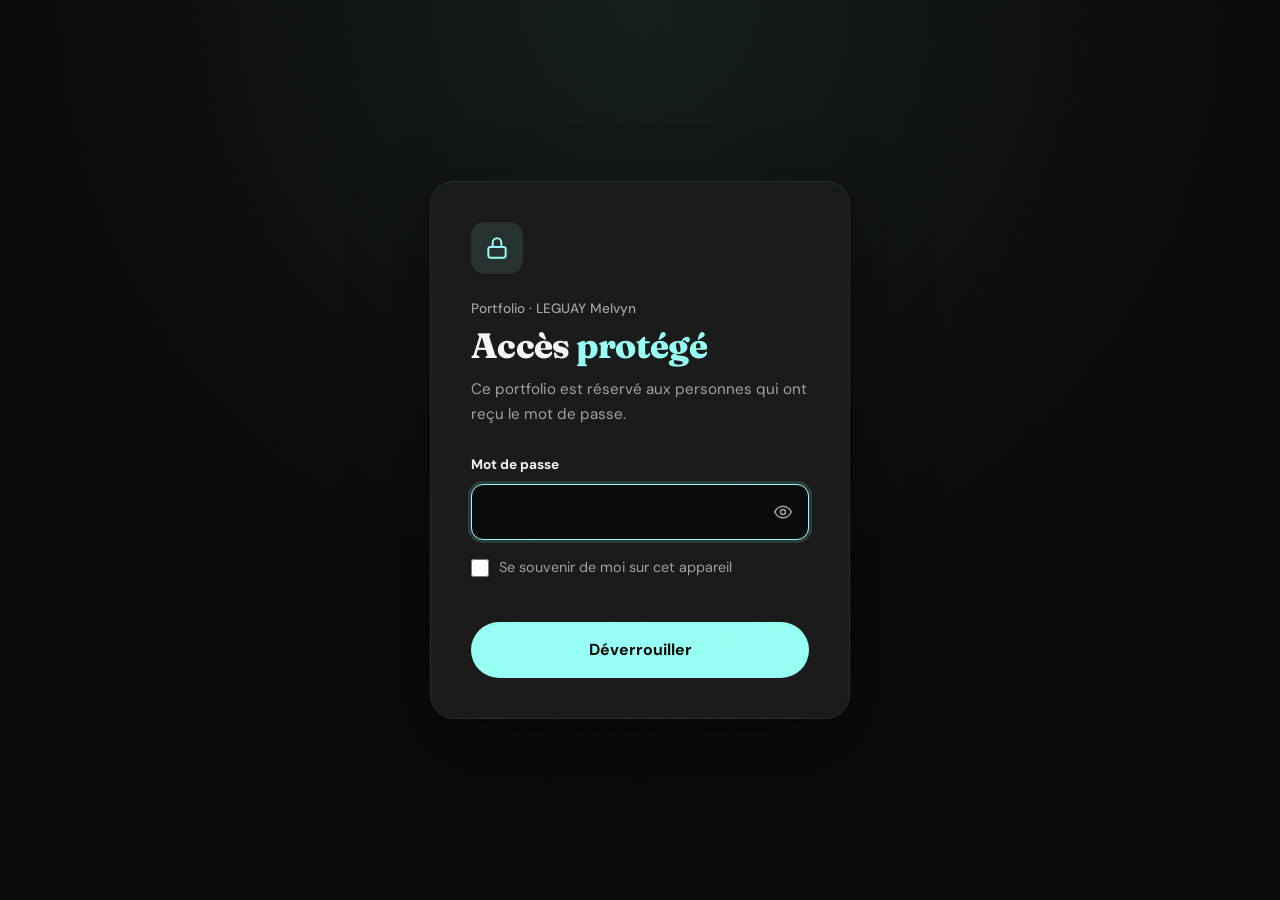
<file: index.html>
<!DOCTYPE html>
<html lang="fr">
<head>
    <meta charset="UTF-8">
    <meta name="viewport" content="width=device-width, initial-scale=1.0">
    <title>Portfolio - LEGUAY Melvyn</title>
    <meta name="description" content="Portfolio de LEGUAY Melvyn, technicien supérieur en informatique (BTS SIO SISR) - Accueil.">
    <link rel="icon" type="image/svg+xml" href="favicon.svg">
    <link href="https://fonts.googleapis.com/css2?family=Fraunces:opsz,wght@9..144,300;9..144,600;9..144,800&family=DM+Sans:wght@400;500;700&display=swap" rel="stylesheet">
    <link rel="stylesheet" href="style.css?v=2">
    <meta name="robots" content="noindex, nofollow" data-lock>
</head>
<body class="is-locked">
    <noscript><p class="lock-noscript">Ce portfolio est protégé : activez JavaScript pour le déverrouiller.</p></noscript>
    <script type="application/json" id="encrypted-page">{"v":1,"kdf":"PBKDF2-SHA256","iter":600000,"salt":"oXYEAdDPG2DRvza8B5YdHQ==","iv":"/JQMqlcJ4kMPJk/f","data":"tBny9TlpIxrld+b1MvxICxcnkfD/ZRJLA0IMCG+PpP6jU2QuE2C56/4eKMtS+ZQbP4/VFITm6hpnu0Wlb76FiqnRV/sZtu5FTj0ncKTBbR4nyp8TGfcSrtRTS3KIfIKxTCRKdIQHeZ1+UuUdZmAqqhLK2Oftmw8YctIymd6wRs3phPtLjxknq6UIXfkovMuRe+C0EMoXPbhOuHPCsDLg9QZUPBtCwaiA7PfrpF9cnMtjS2eaOZTE+XFPofJKAzp8q+Gr+WGcWJg4aoL5OfFf1ohTrw/aPNu0y823lm7zoOob1WAcLdrqD/ROjyCwxUn5rirsf2Z/w2a4qRIyJ39h9lo4QeWAT7RAzqIhv6dZkp9zIu2yzYJriVxztdPvrXjJYzyBl8j6uSsaj5zsacaVE1Sni8io3bUlLrp4kdiOORT8XbdD42HlXIMSVa6iG7YDjmiG6tZp9z911DoVGfm7XV7PpzRZdnrTlVdukMAH8Fj4BgjvkOFeeSoCg09WbmzEIPxCV9r/5wMgK4w3m+YsgXvL1vKXUHRZjkoVDBejuL7/QLSJJkBolMbRv5pktgBIM4/+NulensESPRFZnI4edAMNSb360Hj29GCdIg8ZvUnx+JWm+74VOzZAPbADUa8dhpd+zEQQCqqC/J6HvuptEbN9NfNqi4ruKCwBiE72PeQrd69RWaU/jGVepGCrddUdsNOKFFYCjGEugLKtG5WeYH1ZT2f4wmwsxO7TIqm39cQS3qTwrFY3NO/bCuGTr+FdUN2vmHggkF/GD97YBQDrgaIGECXbmcvin6Pkuy4ttfmfZYYnZhcw9PI6rcg5UxPosqeWc0bTaFBiTzJoy+jFE0VaazzVem0wOy5GbnvG8IXmExAOKHF1aPYhZXhJe6M6oovJ6r4+yCZQ03ukq/Dc78XVLHxoIC1nURGQ9eT4bNqT+0ztVaYuzGntKQHlHk1+G3jOy863SMpM2Bkg9mwmOc1eHeLxTg6uYCKCtXJn/JsLjR9av9dg+Xi/iVXAf9Thd1CKQ8o8NHVgjZueRBe3NxGdMBoWQy8T7FkPZaKpBK6Wd+zfauUnwtW4ZcKBod4GPdAnxIeLI6lZ6o2BM4dgkTjkWFcnJInTZ5Zvy949dvj3gRtiwoRsa2m6jvLqj4sCGJn94w5y+a7rnKYV0CA3C8q1ifYYFF7MIp+jmjeoerM9cIouTiVfB9fzZm/U6E1Dc4mCH7+MK9xLwIp/iGl1F84tJUhTF0pbuCdxj63u6Au4/1uugdfDY2SJyGFr81J333xtWBHJIpXXZ4dbOC0EaWzcm6YFUgXEOAO0RXdfXEtQRY74rGphZs02YrO1PeBAj/ZrWIXdLrogo+a7F+3ZSHiygHvdU1Fn+KpcFEDW9cobH1YvckfhCRL9gbEVk8bDobvBw5JBIczjxNjmYIRymNhq9K0T0XCxAJRPxLD7kAnqQNQ9/aPN9JceMnTtAknknAWOOX6tljCzbbK72J/99UXOZdTtknXAyKR6yc/oa6AlmoaUxALc+b2xG6eRxQfJ3hoGF8hdRn/EZl68ihqTrN0LCYp2dnTk1Hqz91gSspNX+wOlS2Ts1NIZzLXBBWvVnfWgbwlieSFypQ2kiuD8gf2vaWH7U4u+XPv/0r4OHUpRd/1tmPGJ1UuFsgns8Ow3xKHjZ0p6u3UVcr5NEmwOMm0pujpMz6DlMaAjG2FiAtyDqL3dCKisMhEd+Qm4eeO5iegvOcm3TVnofF4QkfVdiGni+CgVaLvu/p2fD7+y5vN0C3nosZLvldePOd2tyS09R2NFcAfoLGkEUBscf2jpZCDq7TsaGVo7tbb2cGc+IRn3T6W2fklrNQobD/pwuVEsiL2ToOaqDE//TQDnVOoQMxcjn+rC4KZDtR4WCDksmIrBGzS3cF07fKuR8STRYxnC1MHhCDACJM+fVHqMYNk0xu6pSMIJZ+0fwWQP6QWIUtNP8fiA6GHHdiLrt0JTp1Yq2StgOqHpIIwCOSziWdZ2kd1X/UgZh991y+S3sz9jmfUwelr/SU8u85B1/m7Rg62a1wK/gmqS3QnD1+3Zmrm2k3UKMscBCua/MLTIwbsgB/[base64]/5Uu/w6UXLV2Li1dtn/nioWeiwF/DxGgKYGMWqJcfUUyNhdfNGnzJHXxAotf/9QXVfeXdPILO/XQgc0Xfdm/w2uTQRz2ypZXKYefo/1kvSiFosv0YtOYIdgn6yakz1Gs74Xq2FaM13x3WLEXTB6jyAi4ig4oeOlj3OVWVD5t/IvsKuMh3niuBSObJueNvid1YHiibXvdxua8PT33oy+kC7uL192FKjtxykAXkTOeVSIR88733ee1chDyP0GmeS0T51v4g3ast+ydkGD3Luj09u+h2RJA3kSlWbw/yl4W5dU7zYKenbk2Kx3rTcoCg4xfjSbv+edSM2EDxSMtiwC88Q6cokWFywe8XZJyraPSEqY35cYtTg1ArzchU+gituFl+CN0ROLOcHz4+ZxFKTEn3Ynv3qmE2i2xKWkv9vgJtP1pw3C0CZmwkDp3ujC4o4Or08UrKoBMeN1/KFhaYpfIrrX1B03D8A/tq3bigy7vWOllGD8rQguBdyepgW1cjOfKl7bntIqS1k2uaPTcmPZ3fci4qvsMi6iBMAJJDipyFqIHz5oYE9MdYpSiyqHU/tnJJGjP8g6AD6uMQ+YdjOnvZNZvRKOKBV8cIAEPJByNlcNuCXz0Z9eyel0kaBvqN06AvKqLeIPq30w2Uz01v2QZKm1ROvjg5eUsD0KSquMBPBqlQ1VEjKY5UXEgN/+ozAoUrjZnc4qZ+1/nCV59YP3hDH3nY3RGdBizrwi90ex9Gg+FU1khP0cE64mb0v2Mj5DxvRBU5rUCT3j9SoGxVz3sW2w80D/Tyf6HTn01YHQGozWZ3gIWpRLDjlScCHuUtsIQp0fCRdzW/WfthPiIIpBgWI2FsW75nKe38S+0sn8fD5sk57XmW2zbR2/v3zbwXMf6ztbO/M9EnLY+b6SxhV46axL+ZV9cPMRFegWlO/CQFiqx+3yH64FAY3kuFnmz2d3l+6JOor0iHOqfn9e0UARnjsa1nV/6heRCbEHkuTmqW9CbOZCCsfoJIAxXpUr/VEZ767bp/HdqPy+BUeYv0kGzSWEvxVnvjB72+kGDcDIVX4qjMJn57imA+8J/dLWmcKc6lVl8Z0DomfqXIN6ycqtQPYo+SluNlF3HyLZItYEpbY1rSaS4wSK9T2Gxo7AwWXBITpn+mT4WkNm+ZypjqKQjciGdaNDKDKJkOXnMvNDTae/jX5on2d1akGPJyb8MVV0y7FBNVmWbCMWVpSW3jqmgj9A+N055+Tf+XtA3WYdC9agiA4Uz69lPAeiVuXt+UJRcdYjTP0ZurrdHhsDVsXr7OoRBZG9XJicv9qtNttrLTTQfr7LR8mFtEs/fRXLP/rsGtWkLgJMSy7ukDbwqz2NUhdYzREA4Xm5Xj8MinC6nE/AbELohbuajY41G2fg7cRLmCTZBpC2CmrGXnt2hcU7Km4Eg7JNmQGhTot0JVMOJhts91txO+AoOPc2xmR/G814AcyBcJaxVqJhMdAqEfAoHE35bVuWtSclqLF/hmC2BrB2vzisqiwLb2YktCzPY++RGy613WP0JxvsKW5AvT9yWNd/HcfoPmaSyShLhXMmPkB+8iWmTVmhG/g+LATUW0dHDgpg7xATnfOOKXVPrm7e+imIBd6rS8Vz97+ms7XvVhzXe5WkSt1GjlDB1AFKBxAYR+bywDwRmGI0A6g4xLGy0SVgWrkK8UWJ3MOeWbsyBn4gXcu/PTEJ8F49Ma8jYQqBAxdxK9KLMwdXXDksr670E53JGL1KPkfQMNA/FQWC/Rn7mlkTDvitc04ZKji4knNvLEUpRVSoVFHkiA26ea5rgZSkFl/PJkx5YPweDSldpTUKQP8b55rKgnbhDBhrRGvZieci5p82VE3m3Rst9+VtfXs7iSBJH8erigokPXjyHERa5EeSNMDwJlNxE1zh42xZG9PnFOVlRab9nFJFRNKvgFJ+IaXKjXU+urb8pOwTXZonOentOTXHRJsT0ThQcZgpenOumL0kBi8hsydG3FDevLZ4MFf/G8JroYgvMITcp+EDkpXqI2t6r3wDeh5k+3XMW3vfV8Huyffc6qxKlO3RAACLe5ikTG11qhdFqVhnxt3iytG1b+ZsaW+R6Q2GncOTg3XqXUXm3SNsoJRV//[base64]/sKNSP1dPlNISo7t3dhMq906RQ4Q/weLpfWusDXCn41KYigCovJGfA5l+09nWnzAenSdQhD/WQH7F4sljZ4wM+AIGEGninv736UoUaKLFVbn1kURu9FQbYZQ0hZocnR+pagGoKIC/w5rot1xDH1p8OPwNNRct2cdey3IrNQz1kBxthMq8CziwnVx4lAgPhdUa0XsAXzwWsFstKvHVif8mtuAmbqdW8p6buu0NQfsSvyKVHgwNTKHG8wuveg+kJTk8clSDPfjZ+F9kWaFOze+s09Ez2/exLFG5VQzMw6R+m9OX8768ViGxf/90xk8KCbMXEiIMdhqBO+l1ZoV52qpVU5W3CFWMvL42zb91kRvEEMFn6cdgpElnMS3+jPStaEV5zAvgmsdhODz5v80eipdVPLlI6jA5FT7yG2CSc7bT7kCBjGlEDDdFhemT2fhM1sdtiwtW0uzXQBYGB3Miyq3qL7PhtvVj95H4YzbVse1Yl6qkPkmuI+1bryhduiIQ/0YQKFkbb5CQZ3T+m4LqE0BWEfTCH5Jh6YrlO4uqKKko9ExCz/VE8XcabwxLJ+02lildft6BPz74Tl+Qjz/+3pKXO2JxV+jpWZUImm2fgoMVr2pHuYng/kK2lCzKVWP6ncrkDBkQZgEGNUTK+Yem/[base64]/o0FF7fxSMKBayIkfo7jbcgTcmcPv/blZiNT5XwjTAx28c5Ne4OMPnqY7PXC4j742eko/WJGpaBNClEIFRywa43IzodQhSIQ/aOuhhGKV34BL9KWJX/t2yRutiBplOp02BKjoG71Odclo108ujLOGaQSYrj3BUGO996gkXflrmqwlM95zL2qJ/p5s87fYbizdPhAuNgsHyVRNwbJkODfJBLEtJDQjs0VtyKBmCNpLyryx4tYrbhltTanPh4XYwyRDl7d6SBVqGDWaMsE9Ha6j446LLGA3dTgL8ORpBLcMkGchnB9QliIyK8cMP6+KrJDdjMsqGla0//l/XAdDXvAm3nZqnM6+E1/6tniXZcER1/yM1S5A/3oEqyvqtTSiaIE4aB9WVHgv6c7kuTE8i1v/5KnEDVmiEh8dP/5YoOmz3AX0yeLBuPGmqUchwKStrQyAfmYxeNrXw57LJzLc8rUpg1in2Nl5cicRm6acfT7j+6rGqRqk3zxVe9E7RZlxKToeIm6kTukhRn6mWlsS/EzCq2DoxMyzRp9vWxmhMHbst52WbMyoY113jBcYk+9tzO38flEgZDEe4gLB4yWzsIlolB1dV3dZdgsoFZCqcSo5KnbrwG46a4CmnutFC34Hz/fOiG+GqfKE1Ck9UD3nYkXwOfsyB+vuq7Wgau/7MUfcQMj7PTWA8KcsdAq0Kz0pCPjVEgo46RB02/a2jvbQSwc6MXV6bW9baN8Dlx/0uKWpLwTlPMxL31VPxBOMZBM2Z+RC5E27HgbNO02IVv9EWwGhHgWgb1N7ooM030Cxp3B6/9qVMe53HYHENfpcwU9flKA4CLYn2E5C38DDLH2V/zNzX8umcmwMvDC3arIKGGvefba/zYBYPuqJhdto648LCzT33SSR1SgC92J4Fu7sNKzB0bP7YZXLFY0xOHnZ5ud5xR0uoN0m5/ZLNSWWqzkaplRRVyY4R00VRMipST3JUc/bpAdGshX7AsD8H3N1HAnDUx591mFVHtL2JSWI2kNQDPwI80NQq/+968ekvhHhuHv"}</script>
    <script src="lock.js?v=2"></script>
</body>
</html>
</file>
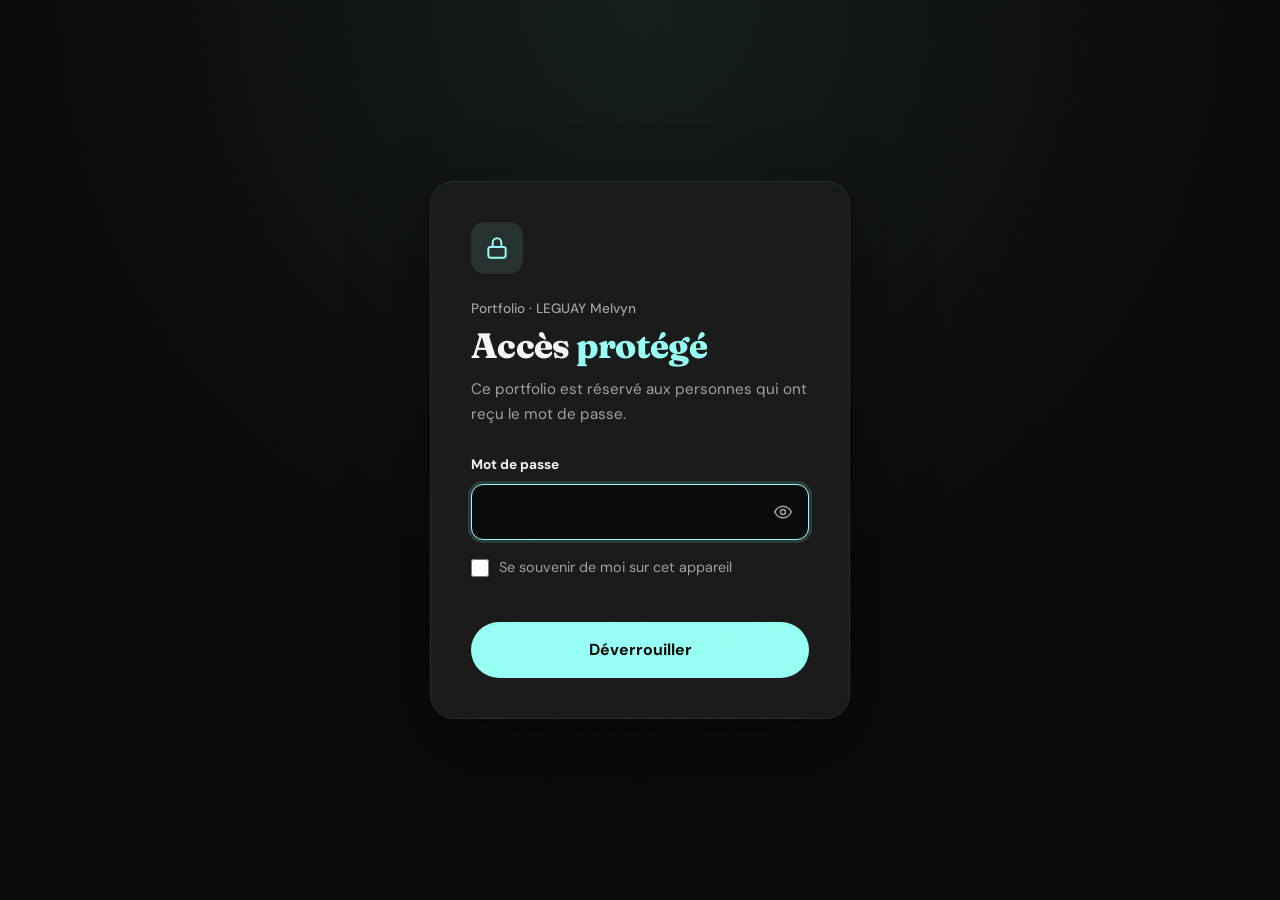
<file: competences.html>
<!DOCTYPE html>
<html lang="fr">
<head>
    <meta charset="UTF-8">
    <meta name="viewport" content="width=device-width, initial-scale=1.0">
    <title>Compétences - LEGUAY Melvyn</title>
    <meta name="description" content="Portfolio de LEGUAY Melvyn, technicien supérieur en informatique (BTS SIO SISR) - Compétences.">
    <link rel="icon" type="image/svg+xml" href="favicon.svg">
    <link href="https://fonts.googleapis.com/css2?family=Fraunces:opsz,wght@9..144,300;9..144,600;9..144,800&family=DM+Sans:wght@400;500;700&display=swap" rel="stylesheet">
    <link rel="stylesheet" href="style.css?v=2">
    <meta name="robots" content="noindex, nofollow" data-lock>
</head>
<body class="is-locked">
    <noscript><p class="lock-noscript">Ce portfolio est protégé : activez JavaScript pour le déverrouiller.</p></noscript>
    <script type="application/json" id="encrypted-page">{"v":1,"kdf":"PBKDF2-SHA256","iter":600000,"salt":"oXYEAdDPG2DRvza8B5YdHQ==","iv":"vdc+HfwI4yMN1fZ1","data":"WkrAErtCf4wxjs5rHDrhTXFXRNr1zHdk7aHI3/3rV+pGDcRSg3iVXMyENvRy0ZnE1I3uEphql6S+4qE/5XVgmvZLbY+BFYViIt5Fvu4pX2hZT6TUIE9CUfKY8wzv3QjuSVGM5RhW/ZoPsOqEMdjE0IDw48Z5egtKkrNdwCsADTP58i5akuvE8DEqnnVzPUkb6A4qhau67atA8imSbtoxWSIaTpKm1sAux1fvBYXU8PJWRQvrMH1Ir7nE8crB6EtTL/uro3iXRrY56sfDiMCNVTL1VwHxTpXlMBFG7qspP2It36NbB+nbBXYHAYeSheD9vMtk/5Gj24lf2BbjCk+e9T5sPICPr0iRbP9iQICLB8Em4+vvryKPWc1WcTsDckiL+NSFHBFhA7kr1MrYwVJBrlBs4recfx4nh9fzlZEchFrxvA0QOMZE3Oz+ZQVABQK7XlLDS4mHUjHrxpimVKFNk86NUeI5/f9HDCugeDyHPlVyWnPiu/5/5u4E/oRSnnPU7K4Nw+P+mQ3Xf+jn2/XsPriRdmXmgsXvMiVktHzr6MaXQ/8jsZP6f78Ey/CJfWwewXoFbaNEa4VVO9G5lvg60JLucUg+yDoQfyrn090AL4bGv4h0n4oRGi9AgpivgKJusOe80sDp4JuNyISvrYF+ov1PsXCG8bKJuaMaW18xCS2tdTo2eBa9k0X3rNja4nSltHxSbsWBJ+msVkoLe+dE194fOKfQdFWGxFrx6M/hHZlbW5RsuWmbIowTCAr1ZHX4DFZP23drImz84GtzyGlNgDcso9jBGQpUpLzJC+iCghroqQ3GqQuF3iYIRH+MuDB3Ukx1snG6x4eUAuWejJUKW1d9qZfZ4LNKwPAhucezt5RWRcyD/gH3+Nj6n9EL6qKyPrwIA+pknOLGtsjgyOO2RsWQxdCrTrgZPFBoPEN1/EeT+ScUg/kEyNGZRXGRA9ONF+Zy1Tm5DyDvuhzfuMeiJ+Zck0imItpkEFjy72Ul4hsldhV3+AGBMx+kKK3JXVVZjnpl7sJY4Xe5IfftjbyXj7HaC/vD4ttbVQ9r6ygEenys0W1sARqJ1lIucu41PZ5DDfYv2nNoX2pi35EGvcmanNszmQssSn14hK5bv2lYjvD6YmTlQU7ns/ab+2sImD2Ieul7urCE8DoOCypkgCAjwOB+yYS0caxnQ5D9fGhaPgqdV1uYhSfhGRQNdv5uPak+1O6Dt5PXGFZGupWaBtFECx5qIPzJpJi9fcjc4vWkzCevFVXkkV3TB3cFHQ4nhv71/IZrL1Np+2kJTE6dvzIyfiSS8nkBH3ZuVZ8o8tYGrcpJwUUUfAyGrXoXOfh1x7bxOUDdDmseOPOypoDj6T3MnGtJJkAapHSptYXoPtWSVc4pU/sK0Z8aLsrDxrE9iI2zCvgN7cwuo086WQ9WU69wzvA3i0bEjQU6NV9oLrIqOjr5JXx+EN+j3/PAOupyQqHbT0vJsG3vHrBcbWQdcgmQ/G+kO/nu/bzDzjyOjChqSOmFy3zjkZTNQxBOfJ5e/vOMFKzL87iJu4XrA7geq/Z5YYmZgM9KATvuo3tfOpHUnXpr/hYc6u7H0wDB+01hBcPSxC89nWsPevGH6UK2Qboq4ja/po0MOCiVZd9jwI/90rkL9/1fWKY25p2bdcOpEr0EgFTu74x/igWouCSH9R9p62Gez2imhxulPm5nDu+DqdFMLqdcR0tI5DVDR9KxxKrRR/KWIna8jyWseo+QrLkvRnaQdbNDTHSbKjB+N0wrgAXisBo2SzGP0oCVwZKksLuuv6kuRz5Ap+ZFFE+Avi1dSrfC04G5hVDTQ3dF1NG5dRyuTPSOuKVB+jnp4/hEj1KC5RbhVtB0cLZ/SJHlfbvBJkDqLAWrfo+MXHoRm20n+YcoJHoX5znFvG9Y8O1kuL0lSS8m1vCTqzMjhQC60qiTAlY62wX4QRY2mDA7SWHksXA57MBXtpf/W0fBIMXnGYIAFIf0FSIBqBk+DXphheUV43YTQGEuD9S1ayhwYIOdzUcr8gYlvRUt15VLz8QVz3kcRn0xMNNS+vAEy7PXZix0rGVIurLX/YFehI56ULVG+OoFGl1DxKo9/[base64]/[base64]/pUgW3beDlQxoQk1WN2PoNx9iE+5LvN/pHLVeUhQmrzIyaBC/ZZ+uboQu7jFGDwBoRTamkzvvGHg9Tkej8N86i+HTJhXAHKrXmMjLY+vFFwDvjrDCx9wzpCvTvW6w5JCEgY/vukanGKhzBk9IRa96yWgGgNLiCvC5NjWtZdn9QwTpT9UchijOBqHa+4WgVAS4XDMJZ4xUuf5v+WivcHu+i90R2Xf9BMuT6jYRIfMI+uZu2h6j/OWXFXPNzRvkN3P2mF2SoMc4hMXjFkctoft/[base64]/smrhlwzc67R265wP51CbhvBPysP/mzKqrNyO/ITRHNZCJj5ekt15YCul4Jh/nhe8ik7Llxta8e3/RPaQnOoDzrbWqAXmbs+8/[base64]/FSRGukbpqkmIaUcMObjCTbAXn9De4GozHunKAqv3oucT0sh8SlUC6KgbZpbji7ZWewEvO9SLrCLKjxCS+wtniOA7onutq9AKZba12xL7rCALSjJSfJVXvXcdbpwkamyx2sNUqwjub1zZzenMENhwEn6AmgRqy2CTnC/2VjtDyLT3mmOSXDNZDyeYrUAdL3id2JJSKNEAqZEO2Q1ufl2073XMtmQd7nIxDfvBlLVkN+igcZqqPlv57WPXLob+zEj235G8wtw119Kg8TI7WLxOoz9qQVN/WY6reeknZQImduZMdaYxCv5gEXrk2G6W+VmaJsozmEbsNfvUH9RANgcKe7rB4fZx9Ko12I+lO9KikGZ82ruDOh/xRpcsXKyAzns1I6D/zcYxrZK7KjAwlMYngh+xU1Y/FIK0GGjd6RHSpxnqR0m35zsDl6qfVvHLv37BPnlB/+DT7SZQe3/il8o+eV8UJHdboes1uB9er1gyv+VJNjb6eqC3ODmIRuR/7buZ4ffs7JH9S5qzE/0CSt6fWQlGJxlfAC2WbMtC5Vw3k3euPHvaUWgk+Jj4wOBlIbRDH7XC4L71xSTrp5fjVKDUrqHWqhBmKzcZVsl8Bh8dcmJIEA25pDwZimyTkvamAFERg7wMjk6Z+VjLQJJmFVC6Mf+UWJlhtrm3Ryy5sps7G38r44kj1+dcjn95geaVCzZfeDIXC1W1UsnB4ziC1g/[base64]/xh//HwgpZMrK5Xg1spsihlrXieEx1RJLTPevJ8TxU5q7aHRRuCvOnkp1RmMRg3oXHvtN58wTJ49GVRjwxD6FShXoStXcY8KJC8FEhi9vamWIzDcAgz9L/qrg5tFDy4ik8FJFQ+lEkI9FNhKksHkKLCViyXuW6of8ZqcLKBPCEvE8SF2tBu9eOF1qm88A3PK2LHwfG5s93dZ6l5UvZfxh9xrakq7/UMdRFFlAKPVrbN3NuKkKG2W4e1ax9+USvm4KP1UATNwKrbKAsNFOw60vg7lLQYOxnxkDt/LthT+gS5qsV+VDYkavU5lCJsBk/twVuFkJdQmJsOUJAf9vAY/unVa0/h4RyEo10AkjWwyVU+9Io4qO4Kik/UbxmLi048VCpbtbrjRi1YGySl4Rpy8XrF6SFcHvm6qS9obbPG1GxARGLSB6KjT1J9ORrzmUxEthcHFI6byXdM4e3yKSa+c3uxHXTkxWOi/++LlseH2W3NOSAoyT1+jOE93GGhXX3fvHt2RMMTE8+ZTfezp/rLhMwaq2dpuUjdtXpV2EjbL+MLaYbDjwTOJR//fyq601GhmL9FYKqiMNzR23ieY5kZ91ZDjDpVRGQneJHNUtxmMywF1j3t7ZWOtOnwKZswmjsqacgg5SQIKx9Jarugfx+SdKvBRvRO2RGzSXZBtitNFtICefs+je4UnrMQ2p1Z431kn/KWmOWX67bbPTc+oXeinPsePRuqLVriUcF1/n1hC+UkIK0sIc7ufxX8SQP/7DoOiDxe685XSJmMIlgHhl17sJG6ulPT8h2PJuOmZV0iQ/dfWyY3yN/dubXKc/92sqPlAiHotN5toQFxnl8gdQtqxxtSq9QECvwmn+PgQvbRVqvgjP9GsgCmfVAFzfqARSSyCECXK1jjLdEujfSX03lqvXgyKf2WFJGf81ewjUJJJBBdKNe1xR0sJ0MnZwaHpyWrVRFvqVzOItl93/T/AYl1RzEk0drHiGbcv/d7MuLjGpUlPc+pFpyMtru58ftkgXlBdoPLl3gDcEDGF8LU02jUzysvX663273BmYWMOuFj4nx9K0TbQnQQNitS1wma8EvyQsdtmrOeXsRXwzGIcHxsHW/oV8C0TiTfKqGVa6pqIuHC/yEW1W9IcTjpjTwQpihKiSt2ik5CgUhpodrhYj0JIR5Eps2SVcTBj90RwT8LbzwRTBvuZy7T18FE3tbo+I5kZi8zpmsqeMGT/[base64]/5J2+HlHDDQLTUXCIXO1G4UR8y8fv6Aq8KSmR8HpNySybnvzmLhj+5fswvcxrRZJ/[base64]/kZ9u4pC4CaioE3wFlTLt9UvEfzoL7IFAjliwVTKazqRmFjzapz7Xw3rMDtHE/rWiNPJLyGN4/ROrkmhTtU9c0XXL7z5+hAjYlI/[base64]/frhR6CKVybQINKuWlXe7SFewV6RIHzbpABvzJx+vn7b9sAQ8agipkUvW4saM3Li2YVOzb2qqLSl8X5V414xikYZBrsUi+p55Ly3GmM035RfJ5jTxXL1RWknFdXmkvNJ3mxbCJISkQgKA7TrW7McmJLfbkHWYga/XeSrjn7d32GpQvavCkbQALY6uw9xbetC7Y/4eCW9q0Ru+ML71RBB+0GNbwO+hDAseqIfeBFW6aZeVP3njwp4O2b5jG5rMtvg6GXP7i8v/pbJuUjLd6gvI0rFcCPnLSWvvjraT++l57KWPI9sigShg3v3UpTFYWerqRsf63L/qondjJkbGbrcoeIDGI+0triitz2gHmsvkIyKVjt9zGCp8AzJCLYenVVWbABiylRx1Dwd2LXQ8T1eW2mYfEO98oZS1CHvxZ7vBwR/c1wMm4e0G/UVG0hrInDKJlMFW20Ia36+zU0M5O6yIMFrH5mBbrpH6uzs8iVJUlKLP1yCgQxxStftRnTjzs9Hy1O4OTZO9A1KBu4Gutfrha4m6tsdo7V6JeSh5rkm1XNezhHRPZ/M+yvuHPEzTnJ8usdXgAQREc4aKzPtjLU0lIGdjKQpl0owQJMpDhOIwUE9HGBr2DEk4plSSiX5d697oiH5N4j0TUJTU7TjyBu0y4+pehGhZaSlwVRhQXzDw5OZaCMYNEtQELOfJT7SV92k70vjZYH7AMY/3iOp5gCg/9CUApmT3kqlVD7obEMJv1K0xIVTe/MpDekOQC+bYBdN5+pxtAIS5PNgDbb3XC6qzeSyFdH4dqS3gV0uwkTDo+jANeqc53/Rvt7dzkA3TSeDxfFgb2/EpyhR32WQgFe9T3ymY0x6A8qclVAsvLjO+vRa5hA4STtjxg9M19/TzKhm4MtEJEfHnBj1/oI+NAZ5nFDR+43BYlstPSj8pGcUcqeQOvXr+QtHHjJPOZT66P5nw/PUugmW4YZZQgYp1+oA88w/FTaYSFOvX0NfkPk1fbn872qUGi4bpbKpn6xNYwvs3r4u9/m0K3vS/zo6yod6Uliivs30zEeNHN+PKsx7xAWOzqc0QdcuYWnBLmF2Lfti/Y9mLTI1GCPPJNJyMe3eOHrLJrIFLw8sSttCIQExOwrQf+0B14qnikHl2o4IInHeH4yjhHskA9ROqB2Sr1DVkHWL0gGnPVB5i+xxRPJtspN9j7lakfjH6m+zWMkfBf7bsXBzd6Y5gN0IdgSJcgjwRGTEPhq8zWquVtuuF918ZfoZLArav66/R/[base64]/bJpF7SI8mVoJXYek+DdndqS7tQJD/16Bx8PCsKQaoN5V65uD1mSk2P82PTgZpeP8zSTy2JzMfi4u+YcVzBhc8iNxP9O6se6+YxYl5CMGOwjGOQdaNErDFeiJ8IgnnM5wYVDDLph4Bx6KfYe+/vsOCG4ktJAdxUFUifKCSkk/n78bPCRPr5iiGi8Dq0xnIV6IbyUuBfH3Ko70PmQ9dpkOPZuUepuPMsg4M+sAWyWdD7j7oJXUlnbC9mJBNHOOCK6oHM1lvqaCjEGFeb+hl8k7cldq6m7UWm2M/4EqLGiq32U+rZ0UxtTdvYKLTElwoBNwg2HE+/WpTAXFqsDUY+PVBT3VVUEG7o9regmolHsT6X9Kzk3DlEQ2flp/ZApIjn/3VozzMmQZz5QVrXB4oqxXQaUjzykJn/BzROGvoj1RKpZz0WUGhnLH9pRdu8P2COyOnMBvVvpuDt7pbaHhEYDxyPu5mkOoy1TuUHCfj7Qty0pzPDvbIXczDHvQdHhzR/1Sujo25G94SwjHAeCW45qNnHgUPoOrpz1iYQSHHrBowS+rrqZyr9QV4Jy9hAf8ENb1ZkHh1PUVHS8ljGNyXsJe4hEaYAO9bxg6EWnw2yR5vW7JLXMHKca/lULTTVbM9ukQMA+h7U86CLDdPw+gK4azPQU7ZRKHn3Ar0Vkzd1/cj+zxENoc2G3Ce8H6l4foP5obiAfPEWIkyaPV9q8DaHWYkstozUiwU+UAExZCSgln4BEgW3JN2Z2G649RCZTBGRKwQtAwsWSfjPxuzJ4RbZ9IWXKcpSvpG9yuAahEzW/WHQ82RTr9Wc1aIPeH7kWf1YIgRjGQmt3V/[base64]/aKqswTRMqj3p3BSNwyPGiPRuY+WbnY1gp9tAYFlo4s6RCSCl4Y5o0hksP47m6/NBrfGmbaVS+51FMiD5erJw4EB4n1tb5Bh65UJgICzAj3hF7bOlv6Wvs36Ug5Givu03S3ptkSIMlzB0yKgNMF/mSrRxlKhtbY29LbBPMhKXwa2x7XGkR9XfLMbK8Il7LXNGvNs1/tYgJhDbdiE0mij2oMwx/tA0tV7Sl1D1keKRi0nKWzTPUKaYrUp4MOc7b5+mqEephZPeeWKKJgd1DrmCzvShQD+vdMnXYKclTuZ+qZFK2ZKgjfftpBhX8nNEgNViLqrrrI7UApASRj3KljyuUb7TBVoPZXR7S/Maa2y/J2d5WXRyU15KMlUC6PK7PkQ1pOtJuQhHyoj2d2i/sELELRUMzygl/bko/REXBxbqKEpk9NFRSq8DKsMeVSmi5H9JEMiegGdYJcADjP3HU3aBHUtnRP8EiMXvFpqqNet9AfNdMolNh84SJOUPSYmCRa8QmXhCp/yL0O+E0WbQ+f+Th4QmLZt+ieEk4dppkBe5b4RnLjIRQW9KEt2qJbENuyV8BDwIQxjU3r0fF2ptjA55pL79GRMMccSxQJDKBZGcTx1uAj2w8xVQmywznWRB2twIRu2SVizBhfb7Er1SWVdotPfsa5BEX4zI67OmRx/TmQOUflJ7HWuNvjZMPb39p8CzxSMw7U9BvEmnffd8pN+a7qGAubabdJmWfoi9a0AZ2LrFx87mQLR8XVcmncDJkWUsw44uaP030L0853w5pONPOaIdEznK5FWsqi7H72iif/[base64]/D1rd3N2KpkCuVFiLeKQoKpe6coDa2HvXQGQ6lLMUxcARyTlX5NJnSqqZSonNzcSyd07bDjqJ3+2QbK23IRjXQcOs7V6XxsPV0BDd9hc0Lq3XmO4qIPClmanTPzht4/03x+Wiwoi1RdywJeDqKm2DavyzN0YxPRO9MGTXyMzqeUfFCenknQQHx3VueF64hHfqmc+qhDPvwrGiugoq0k0KfYKjmoLS3QUntW3/YBBtxG9nB7uBDbQhYtir27/0sATL3YanE9PI0oSEqzcqJPDzMKcsur534GuwAnscSFRX8OHLlpSRk1jH+oROaI1AgqM59KmhyASvL85hetDjWoPxAGhh/j1v/Tfz3OJ0yjRDsQBsQTEzhGAsNGLump37fpah7O4olrKS6/3WtrVWmcwwKCp9HW9JKg222uPBcicNSvocH5Xz/VGzDSqT8j23QQrbCsr3zycFAbyQSBjgNvakzlUOw9nHryzFthTX8tFuMrsENmxDnAvP7gEQwalehZy92F/VGU8+sDGYTMhffHXt86cymf7liGROt1P57ddTKo4cy4YyCdD5CUV7sA901srW4qiys7pvkDb+XhuvRYo5KUAzS9SS2S4T8wcpymPQvjn0eagxqBkyQATP6UFWwWCdGjpqIZOSzn3Z1GIGTkfJTKJlPeuz6fhGpA/fVLTyNEcDuk5A5k0QUQBlx2+IwPBPhJrrdX8Oui6FzRdKfUgLbE+KTasH++9AwP2GUgNoTN7jhr5yFjaeDbZzrtWd5ksF5avvB3HL+XuZ11HLhOoRzu5Dtvsqd4/KFKLV4/4X7zOazBVfMBWG3GguCJlLsLEtkWp1ql/F6SUon5Yll24+yLhaUtl2mItoVmO+TcSJSc2U+/bvlKfMe7FjYvgDhXFDuFoSg2Ik4RDgOkOwOBXkkH3wOMTv6Sd9y/SplsdprymX9Or9qbofowrvash9rNqaFKNQhB0EHpYnkAlAyjUZhu+g3TaPHvkwtX5Rbf5wafCOAzK+UR7qXZb8192S3DtIPYubLSfS01upg+4fd/ysIdHEKgMNZwRYvF2vy9+0W8MKcyb+H/6BNVaxZzTLu1WD88f7R7N4Yie3TrFDvxFbuicpuHd6chR9CGNZXx/Mx7kMT7Ut8zFee7K4Rfk0vkA2Xuklvuvfx+836ck2AHqqGta2cAhSCmiXub1/iypkLiK9Baki2p5iJeb4e4w07cjfI0DW8aLyzMLk+VElvdxZah7PWmooQ6lZj8rT7cM6uFb//M6Rl9jegfzRNBjiXDVf37CXqbXV/MlkZnR4RRdK8CuPyYy2PkxYC13PFZg5ZOymF4Ypqmna6zBYpGpVJpfF1OU2NAR2aCUAuSSdCcqtG0zGfc4gLJ8neda8ZYKxL2VSMu2sxUlBd0KiBgPs1rMMhi6/gb5OZR9lucrG1uop9+mkRIr8hkcVy6HLwbK95SEPUBlVEohk3xN9jyNC5xc9A+z/kfg2XjIjgyRREhTGAu1dwRkRNOpzLcfaNkfEpB96lW4S1P8IP41mCYqR81gsmnukKWNOu6lzuQCZOCosx79Seu1hkFFQkzbRkKsfdTemqouEMvt0HHK1iAzuUVkuRqM7G74KjAHSR+ihDc5bRz2ImkKxM/5YLX6OLhs5a7/uXUDPyg90XSdIRphoQAxqtpA90Kcn8TcK2RZODng5Wf0qoEgEkYIVQF2flx2tgYbK481VMJtBTFvSzf6br4R8a/EzVrpWcRIGxDW0GF1+tnkqxjMdwr9cQGX+2zO6zgsj2TGjRKffoYAdi3caz3eLsCnBOt6nr6k6CXvXyQRy4t24gTuaduKt+5cEJ1oXpDtCA1rXib/S0zwO9w0hKDCof+BPTHdL0LWWmoioWS/ZEaMAj5i05L0A7efN+l6rLuud5JYEUkD393EU6BIAaaudyyCIrw7k/1CB1rmeC8pkpZIM22P1UWyHvEy1UU3eYdsxl361cfjcogDgxMoWUSa1Qk89UuIcMfkeOphn6eNwjz1eXqGuENMtLaoD5LbwX9UihFYOFlPOyHvOPeRNSototpPUoyRDI3fcVDaV4HLn/EJw2r/ixpAkE06vbeJZPcZNepJiRkBjhQlXNuwrsoC9raX9wEc6Yiy2vD/[base64]/IsuqAvCkITCD5cg7YLm/GpqPZtE1+DHcyjxA5+0ITjnX+VVvNOEicyAwU9o01dhaA6kromk6K6uE3C9HJpmzqMCSh7IjwVVSwE1CtHGAmB76WQlQ+yNUkPRLWe+FXHeshrOQmdw0Q3wtJh6sPrfntluFLqkHhwK8NXpdVK2QywvlafyxbuL+wmEb/fBud6kNOfxnqkIMgQeIAoqp8YxOqq0yu/pHCdpkYrwtU+79FM/Hq4/RVLA0EiREBZkrX4sPlbivDtb/cJ9dKTxO4O+fAmcu4RF83AJgmdAw3qoswvE4wuTt64g9n/B8ajqjyK6voRAqpq2pBTUh8/7NUV89KY8+TAO919slmeZbltNLEj+Dggg/oAMm6MP9trHhSZ8iB4NEb43SWJK/piyMXSlGjrA5SlxpcoRgBn/m1sMIVl8zWMk1i3hTNdrVTD77lOXQpKa5PppH8kg/0UhKCCTaDuuicpNb1APe8/wI57Rh+DCFSDvezmrH45bz2f8nS814c8CgGdj3MfLuYXIGcdfwQuSpF7GJdSrExoRyiutcY3dp0RFenxeOc4acY0uATzKEJEoejyx0dHu1vE9SpDC6bC6cutklfF3Fa6GmUzIL7VNF/FJFpDtwdzUyngrExpv7bWLC04ZYPRHkWioJgReGN4j0bsCG65tj0YaKfN2LqjjS7FP8/EHBDCgELn7pIvAF7UyzNHRwstuPCBbHNYedTerCwEpWmwYT/zqRXVcEXkpVebPxXGNpmb57MDhjBNhM+tWPB/xcmrJIKF0TO0gTNUTx6D/pu0oa6Rz4b7FAYcCFCI1By2HpGwXqQ1ZTDryaQ7oxw9hwhhJWYwa7XMK5IZKPQoTiBXdWe2dFijhp5OxM/DC94rP5gsAmMWPsd92hrvWteIL9s3WJsqbo21D1+1IQ2Ntb+9gkHl6+2ZPMZ8AdBgxm+G0SP5WdJ+3VqQ9Fn76CB/MiTgLIsjlnoFVlUW9qKJPZqFr5VS1WIbCf1eUTmGO6EBLmeTaJctppEFeNOzQuCu/KwW4ShRl2DDKZJXYPD+dJVWz2woXkso45ejDb0OGeSmoe5XFTUnl38FU7AI7LKxpGivodXgi1mahRFvnfclQI6//l6lZMDvP07qN3GA+D+HW2Nn93ymXBI5LEZhgfHLBgISzAZu15e0vgZcnltzi69Ih7kKKGiPFry2kMVYenABiD7vpHUR5w9kJJrIrdmqSrcWKBDKPnVVmKQkYV6AZ6xDB4anwMjqcIVd1ErbyV9qGjnuBptxb9vHG2Z6uHgRu2ToanDkPEUb2LX5zLTfwe8lQ/wmb57oBBbirPfkob0MImMDo+08NmoRKkWvaDSxWmZf8bm24FnptNPOA7oThcT4se7wVl+/Dbuw66F80kcaZe6MBfPguBCvc7vxCBF+EUyRkJx67RERraNPFWw9GiLiSRUkIlqR9cpCwLRkU7jrG4lGXX2Z2QjkvBa1Qayr/MRqr3WwCj/IDBUreGSTmQaFfRQ9gO8d4Mzos3WjifAhL+i6PyHHv8vAkgfs2JVdwM1jzg2cF1cmFhAYXCf820ZfhCrjjFbS9YKECYnl5vNrYgJgY8tx80KZo7TpY7kZz6EN2FWLhhGp6W9ZoCcy+JPmiLkhkeOW0Rsr5jaJxJaU42/RvYPnuju5m+e3+58QGBxs4OmFPv669QtZvpKuTPEPytTR+7P+YJu1jgs1uv4dCX822kkL3vT0C6JHQxTOHNuNWx/7BxBI8WomkEVZZUqVb9cZVREc3Qs0zclB4+qrqpES9erDAcW0gd6Oyzxdq+NU+3NBAYGQPcIN3F8NM5YcPPJ8BAFYhirUzIFK0PHSXRQdmFXlKYp/hctDOUvEa4+tVpezkWpznDAE+XgP0U0PReAzcwYdwpKoLTBSNRf6uiitkfUTktHliWYLvRVX+j17YwqlA3lC8iqcx3HSPOaWmFrIgtuTYh3xl0/[base64]/XcU5+W0bjM7wsELbKFfGYY8rCK/v7efs8vo+OeJUrGRzlWtdtzqyby1q0G993swBACSkmN5u1+ZLfUADuCGN71pnOBwdbXHGxCGwl7q2PYZMDaGzYJWLvRJpkccog7tGUsUy11ESOQcB9k0O+J3o8VFAXQRLcIrikUMYJHcfDwobL7X9vFHa7NVVLdSrTo/2RTnJoxlkhaILFEeLDKN4mV/5L1uoo36TBxpswy8k0jwIV/2mE44GK1frOuCFpzUGgU/LfUeze+utWg8QuosQmwqdyPw8tCNIqYqTFRCpJeatGRU6l0OEhWBcStdebOww0kcnYfQunjKjB3nBDj374+GDxIrW/crgE2+fUzrQZ5xs7NATCyuqkZxewlYE7i1jQklpZuUAA7gmP0CtQZxYM1ihlQi/[base64]/1w5K8QHPhed4c1dgrZHct3IO16MrWXEdz0GPqwtaVLLoCZeqHj+d3bzLyeqb/WiR8M1GTVJvCL6JWm7GeoHOKjk1vxD/aqJrNdf71vX3gJpZf9I7pC2hGt6R4BuYIuYY7wn0b0dogQq/[base64]/K7aC+G816B/sTt9eKpx8rjO9ZnwBq7Jdq05qbVXmSyRaZ71t67keDzrfRwme2Eehl5H5I6gPv3P/PNAdigimJH7Few3i9CEpelN2qIvNDyMv9Pc41bqxpGZFGnOJ4I1LUmshGhgGG9yNjMvOktHREjzIgWp63RpSr+Z/CDqmv91C6XVWyILKYuK/FrpliSL1j4z0kVYSdbiXmI2Uqeq65cPO89ALDkUAPhD5Bifo79ygzRMIS/cyY+vtAfgwd6MBKB6X+GFKSPiuOmL0nNYyPUQJlIut1bN4vQRgJ431yvF9iKUxIAcekQMjknQDYmPU0k7M6h0+xTlh3DTeaLXeFCHmsNO07Z/MJ8cTZ/dd6FBQ3FRpWrBFcWSfB3YmyNUZyWRGSWfBJWu3Hpiol0mYiH6G3pNQKeK+NwZAggSFatjPC9AmLSlzBHu6b2Ob6RWe9Avh2x+7/gmOVApdGpKAS0Z0kgfIkCRD+RZcC5wkoaJo9P0zxk3QfTG59FNKApfSCh1SIkKRd+U1NnBdARw1Unsc6UysZcV8Ng58MAX1Po4/vgw5rkUfDwPINGBFTSObTR6JfEVzHDR7a+PnVL3qzxY5O0MzKnSR89HofHEMTWdg4ZA0bp+TVqb0bGjj0asNWsZUuuFDzFKvjNKfoywF9VrgTH7rY4wq1ctU/AXkHPneR7Om6Cyu6sD38V+8wrvnfsQMcKaSKkJjDBvgxi+mrscFEqBZ1uqs7S3LxewsTN7M16lipKTsbl4j0pqneLk4HF4EIsOBIjDhw2C4RtZA9G7DHjEPhKixV9WTYdubGSTqd7suv4INMBixyAwKVSmT21gVxFGaOcErv1+rP7x0AFtC34Ej4iVwDnXOmrEN/tudiP/9691rJUO/p/FpxNe8CU73AY2ODlSoQmMpBWGE9s2RgFfvReI7vKawARB8tR+6UjlpiiEWtcxP1k+myHIOqVqj6Tdggj5lrb2NE03EKJccZY1psxdjFQCtNjACEzw5wmkk0/GfrMpGxfQSyYisdNBtNMf+EXRWy9BWGNLjGVMRTIUZB5OEo7OyHpPeElrX7uK5VUfNGnp4WhE8sSAOshdzkqREQcqphDq5l3zLC0+KCG4LWCrkBobgDZGjQjvdAlvJyRSlP7j27KpgvJA/404SDjkHA6ys/aRrIvNL8qO63hfzPtC51O4y8iAKBj9Frvrxe8clOmQM/DM90Gv21/i038y31r40Fprf2sRGJB+SQZG91JbpqLB/xIdnxa0FFgQ7J6SsNLg7uQ6CE1+EINwirIICdfPH7+dPXdiEXQRwjAnis/kxVF7M+G5hSP72YEtQ6YsC3UkZyN2p+w63xQfL+KHw/[base64]/fQVI9VP3aKhY52e7Fh0UnSBluq1AbvmLYN52TsYZn6XqAOxTwnjNgzZSR7Li2RX06wbRzlo4vnNl0zrs6NkqCsjxiEs8VowM94lZR65U+x43ZqcsySmo/DCNZ1llngyB66qeRlgwripvTqtN0+OQGSmeg2QhQYMHBQqdacLzGCejuM2edN3ulofz1Pu6KkDUZNe9heKbmX8uAGtlBhni42K+7jSpT7JUmLCWu8WJCRnZpXIRwF9skMtDcxe4lIFpSQ6zQi1eooa+S/36b91vK0CkPYlxyN+DGxA//NcQpqer71Se5t9zsYTY/IBso11wzq7xzed+y/FZnhw26iz9mZPkFkcgTAu3Z4oJFQWSMQbzEZe4sDsFQGrHtuqCS/Lc5RUkQYAPUun34pu/QTB7OXKvG0Z604BNmEEoSlL/oyGREJj9j8c/CX/uUYn7/mz44YdC9cVaZ+kB3xJFSBwFxRi2595EQJwzGaWE/MuQLz1T9b6neV+wluechdJfnMncMx4Er4EYrgi+PkXu7LoNyI+jclpauJPGfjwtGTvwBYy8BWvcyjz+XVwXHflmxM6X7+XXYDI7lEghA93nrDg3iHhvs5Cpd3+YwUMxcVdjkY1p9Hc/SuAAj8YwIZUDcW9xCA8wSHMBBUGZNbFXYjT2yaJppwQfksMVdlzfNqWurafPIoFVYMm0Is56Um70V0E5dfuqhbVZ6dECCPUrvG625rPPXgPE0YjXDIKynGZ5SudUELud71Au/rZpozUiBu5tbl3Sw75BcniJivHdh2nkhkwxCl8IgEbHItXUZSJD7zej5lzDJ5LSmnjGmfyVeVg5DxhUa3GJTHO1d4GU21uNuYUgO6QSq97yx1nJspKPlIdx2l6lBpdSFyqwP8MaFwjP50B65By8b9EjWL2TV6mXAyZwPfVLwkhnCj/CIxwUve9X+RlleVOJzyKTWK/h4MWR71aoD0J7waL3w5tSyKjTUhnOZKIg+1xDDinud/OP5TUV+OfzbUvrNnQsZa+E1Z6Tt0Rx1UUjxVUDmq8rPmUf0np+WjAgRscY+8gAqddRG73NaGhIHmUdqnwcBK/3E6GclVZR79xtmSCjJIesfvVMd+/S+dzjAcqODNKf6dWzWBJo6+8CxNAqrOFfa4L1eU8/YCCsFeTkCodKKfDJeeZCSwkXfVupEURHYG3/T0dNdGJCDgRy1g+B37kqM/yj7H1Gpfma8tB7V0R4fwRWh6/FsAonZX/yg4+z6XJDdlW3xxPTeUPBfaB/v7EAEniu94qg/6S/fWv5PsSt/5YaWmIeYRw55PueMINBZvzv74WgyIzE/LxSb5b6/[base64]/G4JAKA3G/wHlyZhauEEqErDuSQhuwTJsJ9SO66V+zTgcMr6iW5uBW1tQthp9F8md2RSzFNCPu0Mf6/b93a05TzSaA8AUvj6C3Y9YmZn2LRTVHfpVleCrVPaEe7wAG0sKvTuqDxfF+H0FI85Kb74Lh1Mnnbu/gLZB086s8EqBxlA2P7b3TiKbdlaRdpEQS+R5yPEY8p7yFJOJsIFiXoByu4+05kwsjN9k9VCGA2dtnvDyzKoTCTNAumciCqJ+aCv91JTR2eJT1ulVyAwOY1dqMu4TWqrjQNsZ+I4VmQEXN4DFP4k9DleBE9BvS2QY/p5B+vbLn4LU2rEllfUA+aJw2gXXAANOzxZMdrWUZrUk1KmgP2GWVSuNGLZjlWIbfIWIYt6dnwf65qlpQBjIE2KSXcbO8VtugtQxThlu2N965ipwAC3OeiIhP1y6uFS/DvqQiJpjc2AmxTPIzj8uULgxcdLyxGPJRpjgNqszqjyFsoIjcHL7x1pwWGXtD9FX0vhrBUu1A4iT0kZA36TcYHnYJQ7fzDEkQ4oH5mKIvB9Iyt92GVRqP7oBUvTdtSeyfxXfB/i6T2dn1blBwwilAKDb6GqEqyDamxcU/JlKCLXJbcEMDrei+0zhvVlXkqibVweSEfetx11heBPQNilXol1xWbcUJyBze+Vpuhq07Kme/GZ8Rk5kxMW585FI7JN6d+tASRo0jY3ewvDtg+m9ymVmOqtfujFrqszA2SfF/CxvCe2pkYYzVQ/7ZFAj763vsEn+sA/Z4DYdKIlewnsqfAwlfSssEqrieAHehzM2ZceJAQZej/Jt4kkJMwYFw9i2z/MweYrbUXOIWbKAQMr7O1Uvq5idfAL+Hy/aAIl7oXbelZWxntVVIeD7A5YKj+TeSpK6zFszWoSZ45iumUytBOkV4Gwa0Ad7QIcO1qZk7D2tEpWNxodW1LPCjKRlDnocUb7Pmy95pIKhfB7yxQ+dm+33AUZNgIHsod2rvZMc0TC2NtPsTs91AvadjiHqCbm/q5lU/gi70NUlYUZtfKaE8xS8EE7/CDQ2FUBgs5VsfM0pUkBKOVtqpKUpOx2qq06T6bgBzENIC5xK+aAe+VMP1QkGrk/81rPVSgi+k8GkmuaL/0Ws2VGK/+xgmI45liw2S8IQqPcujhCW0Cp3QAS+yQAjf/kMJ+FnadAaKrCxvWL7tFpP0jT5csfGTFrGYW7sj50nDcqaaoWnCJsKjZfODXLM/+oW6OMwTgCPXKkyo9OrXw3+GWpQfRqBq65F5IC6XH+H16YSxObFX+Bl7xa+NB1eC4qLThehakqW/i46Pjj2R5PA27wrEMA56e6ewKoay3VL1+QWjjN06+/t2dK82vJDcK9srF2HgsVrROewplOyvodV8nFHDZGE5LZ2ExPwnAMyn7EwRr6M29RspggJP0d6tOyQoH5JnRF3EpOe2/dYwSpzmyocHjKf4tXqkyk7mpbnawzNWVPzc7kc/1di3LBrBcQ7YhmUPz/C0t8ZF1dDCz0q0+NT8kCZDppqjTgCAG9zzyeWEPB4IldhLZ1Wa7f1kUHlBIcIqkCODdJjMrgJMWFY5CATklR7x4lxleYzLRTBFk4uFueHCWHO2c/TbC8ZCKccgIzDqvtD+KmhlQ2yMMB4DqYWFVHzIMS4OS+oqFOUBdiASCENJ7hRMMUuX+5pPKfjk6HPjCSzo9bB33WTaRY6vSO6wPot/nv1U3KN2SOVIrSQPqjTlCC/umDfAgqkRGC3QzwCB6YesnPwDcUb2TlsFc8oOLz8Nj4NRwfxdq58mMYK6rTr0yJ4O76325hQOa4AqvLdY6BKGuexhUdxImI3+KY2ethWg7DqEDBpKQp6w4mlfq8X8J/ZV8bQ=="}</script>
    <script src="lock.js?v=2"></script>
</body>
</html>
</file>
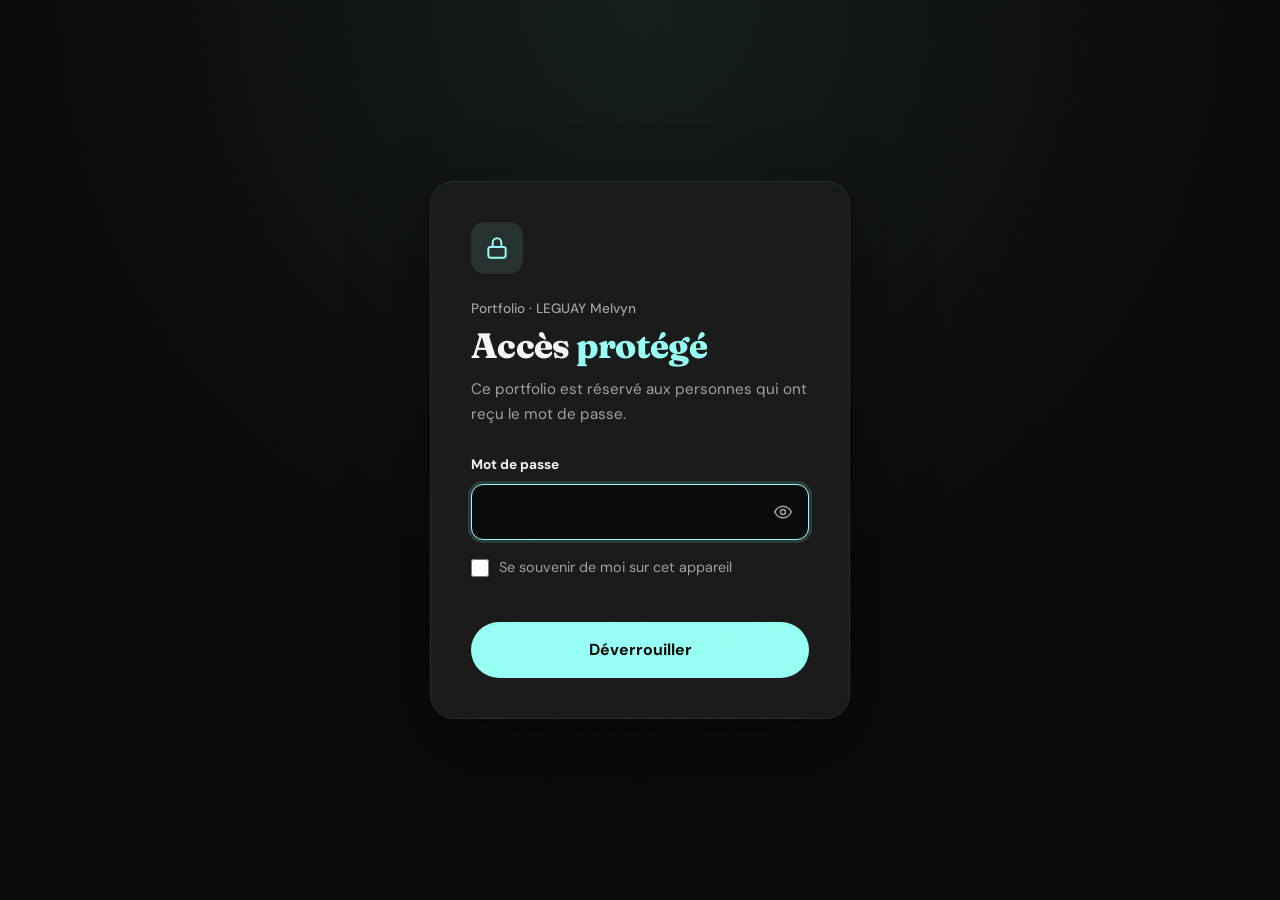
<file: contact.html>
<!DOCTYPE html>
<html lang="fr">
<head>
    <meta charset="UTF-8">
    <meta name="viewport" content="width=device-width, initial-scale=1.0">
    <title>Contact - LEGUAY Melvyn</title>
    <meta name="description" content="Portfolio de LEGUAY Melvyn, technicien supérieur en informatique (BTS SIO SISR) - Contact.">
    <link rel="icon" type="image/svg+xml" href="favicon.svg">
    <link href="https://fonts.googleapis.com/css2?family=Fraunces:opsz,wght@9..144,300;9..144,600;9..144,800&family=DM+Sans:wght@400;500;700&display=swap" rel="stylesheet">
    <link rel="stylesheet" href="style.css?v=2">
    <meta name="robots" content="noindex, nofollow" data-lock>
</head>
<body class="is-locked">
    <noscript><p class="lock-noscript">Ce portfolio est protégé : activez JavaScript pour le déverrouiller.</p></noscript>
    <script type="application/json" id="encrypted-page">{"v":1,"kdf":"PBKDF2-SHA256","iter":600000,"salt":"oXYEAdDPG2DRvza8B5YdHQ==","iv":"qQHadUkFBSOF3MJB","data":"NRlyKJCm6JnIEiZy+NxiIX+QyccOByqpdFpoaYaJXilvt2lhZ3mpwCM6t0phaPRKSUzzcBKtYD/Smqh4OavYXeHRgf1UYFQvCzgl3qWCp1PCtcE2epmbKW/Gq7vR+sMcuQ2X8AuYH7X808G2V8Cc6b8Z7d9xyMryf+QST0Wq5+FDtieSv1rHU14a208zuW5u16zSGLQ3ctmjCJb+toN1/KGt8Nn2qszelO+oBeW/1FNKcAkBQTmqUMSCm3yNDXE5DU3iThoEi3a7syvmPXH7EdD86mh2YjeqchSR7AHxKKXHNIDp42qhrXOTM4h1JL4D0NLgRheilA9qUFUHbTWm3PBlnNa++OVsIBIizeD/en/m2dpXSL1mWO78rSF9rDpM7ccQCCl7Q4R+wjlqEronthMG7v8u+JmargWx6b0LpyVt5jdyvh0PdmzT445m/HpWJI+4P5Ttn6OcYX5ZkUDQMVv/zBXKO+mJ/4RDBKrAJ4kPdt2iokm8wOG3IT2XyuPiGg7ad74INXxe5AmehxnReruFukeyrpCzgfzDQB5N72VwcBhgBlTqoW3CLLzF7Q3p4JQ61rRT7xa/5Vx1KTBPqQz/[base64]/H6R2qVvbXoedFF9BrCcCAzUz5nd4v8HJIAUt45cCMHftKhcKpQMYvaO7ienYfcd/zyzTXckyTVim4qk7SF95kRf8U/9gK38SqSA6yD1GURlPG0pDyMpIJmei9fyvVRaeh8E+EaM/UWuTStPp06VszY4R4ih1zzmSXd0Apa0XukuAjZc0NItEcgN6h8BMr19VneiVPqCIxI9kPPofJOnWsJn9UcKV9ayOpScqUdIdkqHOnAsKGAo3T6aG+2QQvT9B0VLXYyZBm+rq0ogyv7K+j0EwSp+x95NKk625Qh6isCUXfUy/Un+jPmwj4UodkqTEvwaSVBzGFhO6LCBe91wbQI63uVjTNvyjSOPGcK5BuMvmRSW85kPmj2VB+lY5HmQz5RrcVbpOey04rgxq/8it8K2apO2nLomcMYeeaBFZoJFizMkEKz0BgfxIB1vmST0B2jsgeYADRtt2WMmFc6ONDc74fDW99Yc9bnqkaTe2O7+HnJmNpmpSrVePK8JetFQ4ZywldB705/MJlxYjCg242afwiihp1LikxOOxD5cE5ezOjDsf/hJGQWQ5oHrKtoRuASsl/HASsVvL3pER1Eon0cSkP900z2pDYHp5PfNXDoGF+WEhrvGCoNCGNMrAQKncOhEb9Bkjc0IxBKYW0FIPdXQ8bwnCFbZ1xhDPHV18k3/3IfImTYKXK/ScUS/muCxAf1ImnxgkjBvin6ZPLloo2UMuDkZg/eHrN7Zq/4JuyC3gke9N+aR1feqcGwq6ZRVxbW8WFv39m9O9oSZWGAFUd/xT1VHZdEyKITT15WjV/Y+SD1rXILgWFHNMKoj+mzk5/HGmi98JPWn8ioDmC2WKHK7kR2+lsT1CHpNXIn0BO7BCb5EtzBLrv03d56N3a+ozXZXlve/ycl37UOwlr0I2+XevJP07fIwFmJjiYsp6CUxvEC+M/IYgH8rpqYxIhKZ/N+TDyOPjlehxj23HNIwu7sdBO7fBM/dGM9sJUuaDoaL1ZdLqe4I447OrpZB4lNgSMHynd1b3ug2AUBOrzDLDts822onjUo1nBf1Azm0BKGyADyxGOQhObFz22KuCAX3P2P93oQicYXyLvioGRioXWyqPpo3oS6rY8CC4CSrrjOTd8gW/SIuM7QMfWe496sLtWhgcu7FzirNZBpEm2hHmjXRqrZUK7HBGHNZ1YB2+aFabbGUjL4mkLtntqka7FIs1iSfNHqHjh3lsYM/beYLmA0jPS3O6lWsK488nSt03cnLNwGb2q3/m+NFjPMTnDjdAwXviWRvIgYWc57MftcW78bvR3DxpHxUYNgmOvyXuanRVPeMT+b/1OtH59vxMy+0XuKriklEYjdM6q5/FBwvIosCgygSvmBjunqCaEWfWOuofXnaWD/k97qWTIkMnZyMWTvYa2I6c3608VY5xgck6zcNiEsXLlzz6LUgnXkZIRmCKBV93QHY5H/[base64]/k/WF/[base64]/gmmPJEdb7niMWL2ntC2OvYBhTfXhe58XdkPOiUV4eyuWFJuc8UKSyFOIUyGpRxiGzdxjNF7l6IEOGvSL3Sn/Z0n3Eer+BozlTbFkyFDK0vuBTP52BLR2pIrTSyDPQnEv+EkDj87G3W0vxqYOSlDRlnxI1hPSynHrFPgJYCILRrMLuSeCjHsBZj1kUff3wA0NXYP2W/l1lhk7lG6F4vxAzrmMbR3U+TGOojNS5T7QgCwj5EFE7gEXuN/[base64]/Qnm6XPK3krwVXxF2K840TgO7zCVXT9hYsKG0S2li1BrHucJId7VT9fjrAP3yJHpt/8WV8jaVZa6epQ7oGFaTijhd2Y1wPFCdX1Ca1mSCu7EgQr7xUI1LvAY6/Vz5KIycvjXMlwXGzRAS1JvbTpwPmxlo3pp1GnsF1ULUZP/XOfnYCsm65K8SstkF/f7ME/ZB5okglXopKyJvPkR2nohC1GRqOEUTAgH7CmAzHY4FTkWrAQn1wOZxlZqYpEqN4bkSJrIBPatCmnOEfUb5oiECPgvj0CcSjiBeBQIu5ztNCLvyxYOlc/tIRfbuyJ6xWbc/7kxQEkise8CVhWEqbwOpr47hQ8EA7Ktq8HcZWJPTQBgPZNTcnTGcIcFCDdI74ybaZXUudFAXpk3nx1B7kePuLBsITczl++Li1+kLMzcZEUlzALy8fxTJu+We4A6ZjtnFceMDlh82+eyO0/aICdc7aG6I+l+Dhx+bhax5gCrMY+kFQwIroMTONzH1qTF7OJOcZ6j9biGa/nWIe2AZYsGQF06LbMk1VCFhCTrvsFwSv1IXzv/0i7ExzwAYsiUYTN3qBDOqI9bppTJg1JSoI6/UAov0syX1RG0xAQD9DRLQWk+qWLpleUll3/QvIKwalIidF86Q6jFagDIh7kRwn42qQ2lEEEDZTSe18PB0ojWPVfagG9hcZeLMZkMi/[base64]/2HvKNVZYyQxkgm0+7BuEL/837GyEa2nIUtwJOhf58sz4ZeRqJokQ0O/frAyPgPdc2E0VNGalgjXbqEObYWI41vAb7/UahiMlS4Qn8qDT4LUQn9daqssSHr8S6sqJMGLkFzkg0P5LoQz8YTWbWYm/dO/c5aLOAbgw+UeW6moVjpeH3mcNbwR8/sPUVqDhxlXvh3j2q562X+hSsXK1mbHeGVjK3SISIRSFdW9qAKlnI80es/35+x6M+M4t6vsFxi8t8NNfDsZJdr6K+A1aUFkSSMGWXEKUaoeOx34hO+E8jScuqKyh/31lAD1iuL0rvmlF/J0rXzB6rAdCS/cQZkAoPajPaY9mmE/zrmS4CbT5ZqicZ5tNTX17IBs59hDRISlzZhNrTaxeJfOP4DG0GUj3jF+TDz1h3G41kPTkhOCZbZnJTl2HJc26yKkl7Su1n0FyFbHSWx5zSTapBECZAEGqxxq+4DcoVAMWvOaZGis1b+UmCW2Cg23FIl1o0CtvpRE9HT3gDgSexpE1LzVRhMa8hDzxm/EFmirxWYn2GIf4FF1sskf4KMZyI/MpbHv7VdYWIWjw5flC0Pl4TVSkgn3fz2mTRCtrM+R9/6jXbYSmugBSoQst4udZQQ2PNhnnm9oNYouaERdVupDonv5Zyzl1hbKSwotyAG3X7EQIBsK771YgNMwKbq3ynR09VT5LuVyZSSjXQLCRUP1FV9a6Qgq442VgMPQ8FzCpg0YJ5D6E88lOJfKmsK+BdgRG7AoCwpJV+2b/A0brSZsqZrUod78G2T0mS2FwHTICTJSWAH9I3aaCLBQIEgFvclDC8ltILsxm5zaCoyNxhy7FLlIX79Of6+/rwkS1epRQdp4/Lw6JHof2sBqJF8P1dG96HqXCUXjRowGFwxDN2rPlRcjIhXgb/9Xw6XfsuPPRvYTFL9RqtTPBVTXxhQ/Cqx+9h/9IahLY8Z/i9JtIMACCfHxdkRSiOn1dU2gFyLVQlKJqnpSLpMGD6dDwrhp/Qglr6WiJCxA2cUY32GtHQOoi9FJKEAl9J/CrdZPvre5XQF1WMHMqz3BBJAuQn2LJVjzct2K7w2LgZPIwWbkdxyMrS9Le721bNOYS14eqxj/bRt62QZFD6Z5qVdj5ceR6CU2QqYGraNkTtLFhQ4vt8fWf0gBvRdxPt+mxotZqNsRIbsQnCu3u2ZeF+xAqwiqcKnqqPNfdOO6e5CNCNFxJSHctBFiXa1fhVrIRyWxc2U3D0KvDdd7voEUv/j/QMTnKoomDtBG32H2LCUEIgVhN/[base64]/ExfUrAfiPrxElEIRqduk0KQBfnfEC4ANmZvrlJMYt8G7uEUpy1FW1QSptpuOHb7+Xu7Nhvbw8pjEHbkJDN8zkDuE6mvbhl/jykeHKGRlxNQv50m2S+7pRuJ2tZh83AXRA0e74530tdA/0HNj9uKh5MCZl9yJiP53RGWw2tCxmpi8jb5CgUJa2jEyIuMYUf0QiLF5zZTHj3nyRDLZYpUzyoTjluYWnkNy//gkO5M3VydLs7Vq4pO8LJ8oVjsiVZWZrzrx7yXDDO8UW/aocnsvv3EwVpVIPn4WBRJeXV0exv0ZUsoezjAC+iBbUUAa6fTlPOcnSkLSIxNkrlRwX8E1eZLFyC/zpBUF7DWt1SuAGVaLxQ4CMxRDvcJCiBszO2/hV5lnxcCLPUz3D30j3ceTanOuQfJqPF5cH+Dserwq+Tw1Bhmy69LyDdFVcWsq4nSk7ZXi2LvSxPO2bXjoE68gfTwqu/FtDH47kEiDtSi9IXnNsmKT8AnTs+w4GGlChQpRvziVOTSNX7Y1tekRidTNmOqtd4nmC7FOGlQHcxteAfnpjq4Au4S/WOf/KVLXordafr+FCW/iudQHDA4ZLCfSoy9WzCVofe6aqBDDBN51Id2aU1W8yqy4/Gm6QsOXwX2Ixcg72/GB+EF9ZTKwFO+yrm01HOxDKZLtK0jkt+May/SbuTu6AdhbiiCvRLqQUVSeDoUd4ggNptQFLI5dTZa1SMbqyPDwDPl6LVYAvo6TR4LLErNqB1Q7KioDXuNk0NflrOx6MZfx6gwpSxeNyBlKIoQJq3ZS6xJcVCMy+aWsRmHK7/ddEyL9HK4fbeQIE6grK/VC6MnMnLKDgrFJjZl8nHudLqfIeNtTIolYjmncI+2WzKU88WlSXPvW0/NP/2TMCdJXC3BK71I6XcrWsXr44sN2F+a7jKTvs/6XSDQB07bNWQ/aroJTPURhmRnHyPJdoRW6nol849UNxUaKpU8ZF+Jlk7xy5FbjA1Uq/3uCU8VLz0VQqnWDi61VO5JUwhidOfwOsy0W2PpqJYqdbDRQBZSKCGvBdbJzEw5XxcdaNGChg4wiF2qPqdwRCUC1a0KloSoGlmySyYCz5ZoeEnuGeoAl0Sspx06kqhLR4JC7R/7l3+6G2flWgtzBXknsx6alXVwRlDcGFogXoW+UmM25MZ5BbDsmM/vSYzRK384YhQtM1Q7tOYB49nL+71SSH0wwgy/SArMyn2hFKARJAxiD1iPTSZveXFrq0oRx4D3mM3Us+keY/kLzNxf9KAEzw82ANAKYdLK82LxHaeV9a83uCOlMhEdMbBlJk21urcg1PIrv6wdrCYViFEZkU+vnEx9U8ACbAzqD1eMlFb7PcztebAvX4UDB9+soWpxY6LkR1WiDZ5VnQceRRH/vLh9FhcD2VI/[base64]/M9Pg5U/vKibYZt7qcacXy57AEOqK7dW4C1FtFQP05MgWNR9pVcCEdjma8afiBY1I1LbS+sv25N93oYi7zTLbQHQ52p+bcJ2vOG0yZyyJOY9K8J/p7Jw7BxWfENvvW6XDPyppPQ6AK6sOqoLVuUdC2k0DaptC6qNmpeg+ZNc8aS/Hcsu+dml3RyXuEArRFlPOE01BqbKKROCZxNrWF9U+oAGVXkI3Zd4bcg+yfUqmNSn8OTr+rSPz6q6VbvNs5tZRHYmyNUZMAZ/Pue4aozoLQRA/yc92YW8aP3uVZdsk7NqX4UMTXomK6qA2twio9OVg="}</script>
    <script src="lock.js?v=2"></script>
</body>
</html>
</file>
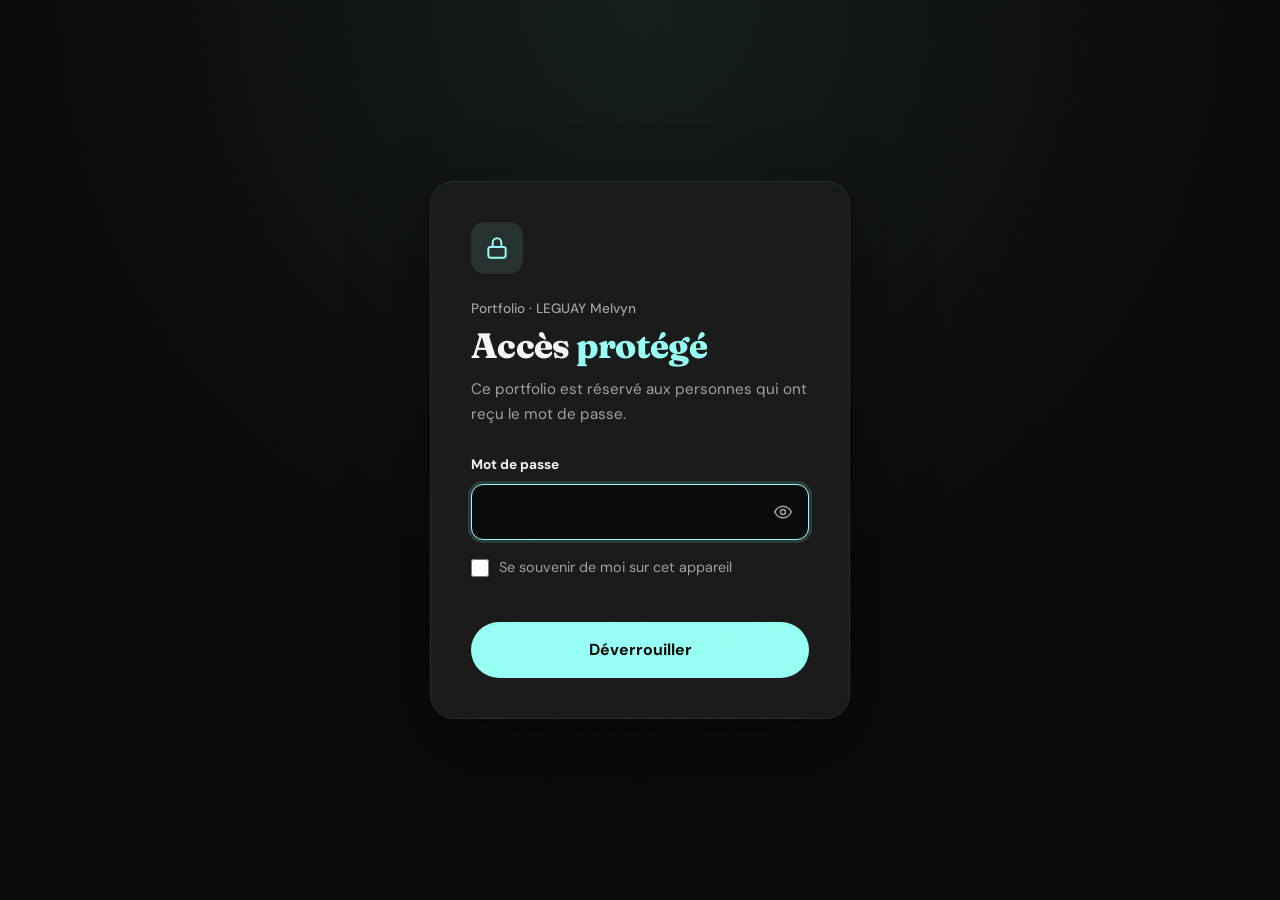
<file: experiences.html>
<!DOCTYPE html>
<html lang="fr">
<head>
    <meta charset="UTF-8">
    <meta name="viewport" content="width=device-width, initial-scale=1.0">
    <title>Expériences professionnelles - LEGUAY Melvyn</title>
    <meta name="description" content="Portfolio de LEGUAY Melvyn, technicien supérieur en informatique (BTS SIO SISR) - Expériences.">
    <link rel="icon" type="image/svg+xml" href="favicon.svg">
    <link href="https://fonts.googleapis.com/css2?family=Fraunces:opsz,wght@9..144,300;9..144,600;9..144,800&family=DM+Sans:wght@400;500;700&display=swap" rel="stylesheet">
    <link rel="stylesheet" href="style.css?v=2">
    <meta name="robots" content="noindex, nofollow" data-lock>
</head>
<body class="is-locked">
    <noscript><p class="lock-noscript">Ce portfolio est protégé : activez JavaScript pour le déverrouiller.</p></noscript>
    <script type="application/json" id="encrypted-page">{"v":1,"kdf":"PBKDF2-SHA256","iter":600000,"salt":"oXYEAdDPG2DRvza8B5YdHQ==","iv":"akFwWsfvVTdlcQ0k","data":"dG9x/FOTatYMMRur83Zy7mptM7/3X+K0wzT1iSL3+KI0vwi75cSJmxzxnL2BhMCrlPqEvi2JQVmsqJlNCHE5DQZSBIX2mGLlQQnG3SVVFswY9a1RwXlnqpe3D9YFW623QgoZ/Am4g9Gx6qKeclddS1mQcOZHXM2dR/axrztsquohEWp0dT6pseTRP8Pj4C9IhHpTlSqwXrfyFZi2oSFoGotQ2rBnT6BuraRnNwfxnPqB2YVh/xHK/8dAVdmEtRVA4qLZlk8AVO39gUirkRO7rbLXVHrC6hLxBkpgRuX5qr5rs5QYINkjFyeydrWc+bzZ+u/3sBO+HozhyZokGOz/bBWiJVugtMVBpKOnLgilPc01IPQ7bu+rQUZ/wbBmVka0lsBHvHn9fl+bbZXEhvxHQHX+VwMpE5nszPLCuemiXSnJSGlmWPfv90AgB6+T1xs6TpaufgH/CD8hJXfUH5BGHFUtc/6DPv5SZamq0fA46Vmp247ETgf5ewOyFFTG4Dfb36OxQmPyXqzMH6sJsAazLIwt+oC/TPXNeo7qcwZ7UlcEdE21angQc7S63jzuy2pnAJy8g57BqVaBWxglf+SujeWgdZlMEuxGPoO4lZd6DSuK6OIcBlqqN9sQDbkd/O84b3FOeftO8ho6gdfeEoN1cnvErH1jOxU1OwTGsXt80dFJKI4lMdAUqXfbIqQZIa2lYJkQ3QiyNxC46hsQTc8aK7UT032kPdDkgk3RT0Ojl1r4FbEdZnWEnca89IiEjHQ/k7mDUOH0u3+76Qp734M+/aD6edyE1yjwgqaFgKtbHdMdHQaNPcE9tPqcQ3XwAurE6Q3VqzXkuGq4CjmlUGKjlePp29ACaGK2MBsLejPr/rj0KeGoOMcLyWMccXRa8zAEOZyHcgP4viXChOGQScHyd53n3fN/YMb5PVA7JA5Fbw/rLfnQPWOCwZPF9xb9A1Z/KSq2P94lMZcb+otmTiRZsH6YK+wgSlUMx7XnjQjcGAYACmBaPnsoqwrMc1jG+7Wq/KR4yVLnZaEoD5OyfhP8QWfB5eHdKOGcD5ric2TzJDAM3rPGAfkcuMWX/uUURV41OtLVRRGA25YlimDLoW2SSy8YAEX2CBFLCEcSt1u5DGERy4q+tvWz91XwIDUBD9l8bq/F1oYmlJ219CygjR4rP3/bq/8Fi00UpnqySAmRXWwXE8+1qsTkmPOwqCNWTm2bYen7uQKlLupMoQUZRmsEZci0yj3YnXsKOla9kD9gJWvVtJMd/cfmIxajcxKeN5ZVHaFw/2SYypuawOiXwq2Dm5zxi6HXMoa6d/9ypkDq+5NTPRs3a/TOMZjLhGbkYLp94e0vuvO9PDlEYYqPrg6mZiI0LBbmJxp8UFHLa3E9j2J36+9MdW7DL6T/gZqmEashKMKU2MYymIEo18xl7I/ivMc/VTWI+Q5qTPfOM9owoksRnoykznmwgBMR8ttDUmDc25u6FSgnC47oeg4MgzlKuiDMfVSTKAr8JEf43bnlgqhzrDpbxWiS8vM4BUfuhif8/KmqTCihpW3TuoYzPSO0RD4bfZ1lUabhpZdBcKVbZCkgthz/jeD9epQfCUyTUBaStdxaZseIPIwU8x1mtw5mXYVlzZHFKxXu/HZsdbt5hSVrb1RLjkIzUSuSZola858pq74jkRYW52vbx60ekDKK6i4PsvAZq06OBpzX0+2nySaEXR18sNYKe25kKRwDDXPmyjOLrNorOKmTTjzdXZUpR6IokRLTKYTfO6mbUelPmeJCNRp07DjtuwsE/SNH1E3zBMpL7zrMsL3N8xuYKk43v5NoRkd3kj4GyfFCep7CZ8lHR/ubhBdNsHgUeKxX5GWGi3gtXEy0knxnAW16KgRudMvNhwUOqI1KLku/C/zRwWqYDQMoJ34UOKWPDWuyr6KNBB2fPI1/MUAUi0tHbdATs3gurAfI/8Bbk6gt/c73CARjczF94eF4CDgiytLO6On/0qwNQmYUkM/c13vDZUxsNLwLrD86o7n3hCmgoT95GfHz4h10fq96f48B68yMOHN2pH5v8BKWpNhKZiij6QwCJizLk+NkH/DeBamiLa4XaBy7suGmSZH5NLoX8JwWhC23cXCoGbYn4r4ynR6tuTf4jxh7x4/BsNOJpVvTj75cnfKmrP2v9RhKPCryFpFatPVajZO2J8MEH2qftC+b3OCRSFIy63SMrmQf+pzQWWVEEVdNqQTajCaOl2xeYaTx2esB5lZMb7c+7FC9MD30iToz9sY6hTsq08ADS6q4XSIg/gCiZM+ADebhmlzOrEOIJVYIqhhyHLqZTgLDjdX0LdYJ3HappoqJxj1p6PkiqZKmvPSuDOQBjVlQIgToq9dNsn0R6DQprihTJDZHamqpOXZfqZSYUAnPbSmjXjNr+c+t0Fd0NG1816rcPkkz+2sey/uWCYWZhrIz1B3Jcs4/J4vqbwpjVllnzwn6x1yzKUdtaMFr8bCm64f1tNPSy1k+ILz/O0msoudB+mwz9PUy4Z2NBpAT7D+47NciWz5yS9aCMXB7JQcJKGdZSHR5BnXwmubcFAABcRGHlUgmKZQVRjEen+uLUL3V/jt17lcOqtGnZM4fGptPSH1yR3THCQVLjF7wY2AEtpVQzIHvhktUsItnVMnxf34/QpEsGMTnJLFW1I5SmvvdJ6/br1wWIbLAHNffzbwPLN4YgpIoSbjjUeMjYT//5zHmiES+tgRlqKDUbTeUv3j+lMn6/IV8fj+DtIfuYmWSBfJdwKFagcdBTvTHdRL6br5Dj6XBCf3tmMCFzZ94kq9eiSGbwWQdqw6FMS1EMwUrvxlVbm7/mCwu1l6kb6WjTJ+heCcoLGtrAsgUSapmPHwL8zSQy/FP5SL/bA4exUCv1xtbJhGpnEd2NAIeSTuQloQuY/sVWs9V+H/LuHj6OYSqaph+bx/wK/lZRPz/AfbvrbBDTTx0XP3WSLuUrn8UKyl8WRaFsqw94DnXhzv8Am7hXB9oY+FyZjVmzxnyk5tXGiyHCmNoA8XXxuOCtw+ObRk7FHyMK9lnklzt9bWs8cyY6bqZKEI+LrAygkrvtAcG1JzqX3K/QmRnIDs1DxR+bEs2HFebpCOsQgcM/PrmNaUT+9zD/1Ld4K5NTfjJQZLEgMunFZARH54wBj0kQ2yAOWFM9mSTOfvoFuPknrkiyUJnesd4GudnPGUPOo8PVqgzlSzNHJHKoDTCR3HMHBPYauBhAwOq7Hftm4KuruhxHY7w9fpCjveWIfB7OEtZgZ8nL/putoSvvX3gnyPh0fJQfKQK0B+sZyHuUjM3WsScdkXPVyFzNeE4X30TqwHk62UzTYlLAHeAgOlIurKt6bznxdhQFXuK0ufzl2l11WNIh6dXDqolka9Ge0VGWt9p1JJbb8iZxZjG0XPwaze/zyaib5kkGWTiYnvj7PfVFG+6ok67EJGx+z1HvIt2YomGxQtV1Eazv1KOGYzpRdyl9Qz9jgFS7n2gYhkHOIHv2SBh6ZOzrTwPKQs1Fb4A7oMYWWLwtxCwM/ghLbTr5TD/ToKK3GSOjW0O523iMaMEFL8DzFL+Yj08TrrnrEh0ZpCOnFr1ZIqcI+12xleBnxJuXDJh+myUr1vGdFlqL+YYyOJob/lbR3WM51FUHjQQFljZcxqIvAVlkbyGWtkj+kpc2DS7P2AmQ3C2ackd0M5T7d/P9CElWy16uL+tjtzMokwUT2mZm8s8wHIre/rmaM88QqJvOU2LlY7lEqODDnk47b3AhFV08QxDQqMSuyejDB0VqAHoB7nrdaHid1ypzQI/Fs1Ilu7odIr8bAD9tP5ltOOowp16cusxiGZ1ToQMkCZ9C0NZBPbHudSpQFpkS6d2CgclmElDJ0V/d7o9Lp7E7zaqysrezMNa3m3bB9cN29bKHPJuP9siZfOQJoSKww07sPCRWgBtonSLINJGn7hZrG72EgeIBzFR4eRLAy2+lB6duGIqLOBZmc3dwqqW1jHed47LKMaGW1PhxeR/wZ17tJwX/j0BZTADcWhCddAcAZeWKdzZ1aHrlan4K3lQMWqyHhXKOGi5Rs2yLjin5HIK0zKIwsgtKgHSJgTI0E/tW4b0ERPRDSrOGRhGHIbWxm72jw8xcyQT0tUvm/[base64]/[base64]/nPHIrGomZM+dggUdE+4IbXu9pzsPCUDDzBsuZlVzfM1acuj2/[base64]/n8Tjo7su9y8dU4XbOdY4iOEreu+I4u4vTm7nFDUQ4G2iJFstwd6MoxUnJuaRvWZC8yZoAmtw+eSXH8J3PYAA80Rr3S4LAsqeFWqW1xUcve0pe+bvpjKwS3nF/B1FCJSnjaq/o0zuocmG9oD1Cbfups+Q7uf+DE8AiRySyO0m0L1zKq0X667KdGY/OikWHvMrEaoC0RV84RI/Fh8SEu2Fst7GPUPoOcSy3ypxf+dEBBZ4jrzeZl9AmKBjGnEDP3brUBc+o/rZVT5qf7436RhxPSNndH2yMZq/txflEkaNdmqGHjlDLKOBqqonIErfvOST83MpILlpzRxrxV904t6NlH7Y96BUGMMoaNymmgK6U7BTigLgzMKlm/4b8kk3lJNmfOYALRB4evfmlGYwEWaCL7dtPqvq/Un/BSCVG7k8yMgtoduFE5J9A2Som7rcngWm1OGSUu05HBmmS1tsBiMXADXRG3HMZoF4gYM9bYzx/03U2X3KdiXbduVKHMmV2g8asjmhZrYr6DhEZ61hkUbtqGsLxQ5WWkEUjBc8x+NnScTmmeg+9Bt9oj+fpo4d0Xw5GlJap3WSWaf162eGJ/8EuimtU7KLjP96VxLEYab0vMgEyjnUoocyykRC4V0CnAWqpN40Cyddpn910XPMEgLUn30YyU9wItS4HdQNtuUov/wiBms30sLy0GrsbvLzBKbEh5DvJejz6qYoxthxqNZI0Ip19HhU5t5CuFS/3VKVPlEvHSoBBAgXQNfhEWux5OkOOPBVPkcZnd/39RHjM/feqJk6C9WA9CzXz4R47E9Q2EwDjX6p3f7W6ahGaA2OGUaP4ITbCC0wSsDbqOeI9UsmmYlWsbMpzrHoHfy9BIR2dQpMs0OMAy5BUI1Y4MjiIY8PRNCEjFBS9pih5X++CCut4eHpUP40mvJrA/T7di8Oe97zErKXvzL2EUP7r/jdH04koMbcUFJMTZEBpFr/EteWjA4+KTt1H0r4QsUe8n+NRHwPlqdGqai0S3oqE0q2WA0AYTcKpI5EkCEN8l9aejL46CtyvPiA6FHcY/V3PUN+Mp61ZSPvskbN6lBfdO8CgQx2gQMNeiqDGFjf0Gu5AWKik0+8CBvDCIvrZUt3++3Zudn812YNpZKeBHszF9RzbHVCmlQd+IoV4R7upc/xlT+lYMQjPZfDcXLNNPiM0rGQGEcU6f1EVCFv2WNptJUuhOfjm3yMKaiLCYGFcN6gzhfh+KvJrVpVuadIWwq0cy56JL2yXVdBUInEXpgB+slAoViLFxkKVAZ/Vzls/wpT1I6u2rPtlN8MYa1jY+sVR/[base64]/CfDHTOw7Rc9YP7XYuPsvB3hah3McAlDI8BdJcx77DUoNPGCyKtSnSfv7VUsxk6/EDKzkRPayM6IeWQjdEHJSJ2A/2xdHx4eYYe4JCOLEEjwPagCEsj5Qc4IN5N372dKjkavTL8gUs1zggAQeasaDe4hj3aYduEzhOMNOG4Ds1c/Nbtww/l249UD8iyCi/o0r8WsUl1BuSkP1YHYosi/x2XA56oisQ1qdlth5ew1HRdLzpl7zqWe6BHX2O5iL7nChzjhh/pvH405kb/cDDttQqr9eKgfEiGmeUzdxCTYrrX4XRj4sUidpDzpH0Vm0HZdWXhq+E3OAWTKu/GH90U1UcRKMgn/StdIt5C3nY9GmA05KjTjYluLSx368HiALJRBWFi9avctsP17APw6jpLlHlPzJRoa3dDUOBGw5iuU1p11+gj8bqvbESzyuHI9VRqGxw7YNT/mt10mjj5L1BWyM2LMjOot3B4rPRZgJC0JzXnr61dLwQq3RO1VnIKTorMDxRWEWgPqqPa4gkPv4CwnpaQ/6JxGHsSKFj7hnW11ZGcvngxb07mv39zjKKmu71f+ayQBPoctq4xUsv+UeFe3fwvEy5EnmEA7vq267jHh1IlUDbaiD5A6g4GOsYYqCL3F0KN51TOGqRTMmYNjDP9D/dWjhQCZ24ZqFcN5tN0kNpmsdaNQE0vkDx2OIJWIaml7X/J4ErjciLWnuQ15avZUPMErTntbs3Td73BMVksUdD/ikn04vhhtiqjVX26K+rm0qEGuJ/8BYEnyWcvJ3poJCvAsx5x3RH36SnOQPFHdj5E9+3COiiFLO3srAwbAdAXaG2Em/UAW0Ouuv7XY2EUpUSitj1xvQsSPk3zhqIFcKnltmmrVEKvGxx5q1IMbdP0e27d5Iph3BQQBXz92fTxrJoEPCPLVa6cTK64OWuz09Jwb0C3EfS5NJ+ISlgdF4MJrY5rrgtVyMVQgKSw0Z0krV+n8R5sPJh/5ICX1MvgTh1C/arjeLbloeN0iD4KH0ETzFKksrwZRv8yysTz5z7NP2ANJpQy8LwD3WMXqnmzCJZSqvBvvayeVF0dS9/drVKKdpG+vTDIf9UdSWyNbyIfS8q3CimhklowIpbnaBj4+0g8XgYX39cOkNWfnIdRhBa/Gc55eBeFzWY/Hxsb1yeMBtD02q+IGbL2p98MPn7wsTWwZu8UTeMHpJgzUYFmjxT5PcXxOfL5CyBSZB41zIPR6d+DLBKT9g81phlSy+pJ7imz5twuupMIc26W47zy8R8oSsnB2Xsfu0uAW7AQVRqA7zL7lCamj5x5sxRXCUmdarX/48OQefDjFiLk5i5+lozgkDnQwNK3flD33NTGmHM/lOz3uoXYesniHfQ2RApnx6N7oxbLPQG+WdsusODyXT7fberZCA8nUS6miCmC3iNLWeJ9dD1zkl/SLJq4FRPjTe+ZXirIblIXyHhlf43Suo4EIfu346i8yWqu6Hnqx/kG5vwwqyfGbxqL3U2BVyrI6dgQ+m1in4TEcEgAfNx9PO9Q4oReyweXnU6HWDsxIkBOdl4UzJ/9TmVusBXwUuqDHcu9NpUROutvHbsbJxdP3Zh1DCMjPbO75TTK2jh+3F/hTn4ZYi5Yek2LpNmY0vAr+wDd+iY76igpsnNgkm4Cs8qQfRAhp94VwlAM5kPhlY1tLK3gyhmOafae4Po2i/vtxyG+MwLPaoB6WTaX/04CwHNFqSXi4hB+NneT/GAvfniag6UQ/GMBuVTM0TJHdcYYx+nUTr+Eyt2rR6CbgJewenEBuzjPYNx8KiTma90RzjitAvnBZn9WQYRRv8GbcQOE87XLSe9LsFi6yAt98dJH0xyjhZFRmxpkuipv2fwRULGLjSGo33lp0DlPe042E1mr4eTFDlU44ug8CD7C5EwQwTrhc76tKaLY8aX/[base64]/yqfVWimqq5A+n2WPogKVxKOWVsdLWHq5YZODKDJV0JcEyzxFEpvCw0x+a/TZkxdcrScgAc1hG0w7l7cCSqiZ5c/[base64]/VPFcd36OniFtYJsSDb9KFTJquloXqTqZdWTqt0JXXtN5vYv5yzrgDcybk8DoFF2v3wClPaRpbQBlyzRuB9ZONoHS9WiTxHKQQAcrXuSS9UfajbD288W5f5UFA6RDOUai0gVig4vm9hQuOlsWqpbS58X7GdXlrKKxswhMXT4/Qn57C1UKIf14QgbfSfvW87xe7zt/2JTvMcM+aBB1uJrkHgq3gO5kWjQu6DMfESs55uTGNikoj4uBpMDXAYHeerJ9CzrzKgCeYjGUa+YUxsGkM/NqwURzt2Sd4zpTfhUKdj7db+1EP0faFH7xRXTw19eBQxk1TktAXtuKtCZNwPPNI2aJ9GW73QiLadsAs8YxnLZkAFdI6bxtExxoAKdyy5C4Qyxmth4YT6v5Rjcn0u/+T3gdXeO3DAnMCQ/2IKGiax1ZJQwxuU5ZYsrp8GCZlODgoWg6nDYO10juA3ruXQzsoLYqXmnoZ0fe5+R2rIMFoARqwQmc5kVl33XF9KXw5I+9vlXGqL4/Ukz9JCSfGmI2pXqGAPg5fhya3nA3oswUvMRJqBU9Yf38KPCenljM0vBPuuVEhHbMX7QtGp1yyQTS/b6Y0rjFk3uhtqtOEGbGK/zJiE1BQDMax8bGDuw6UBYKjR1nNY3y81bjK00X3gav2b2mn+S2aiFIrSrgojVgao8MeJjXO193hSY+7FScYL0y4vox1waAnNsGwH1kwXSdyaYaHEbzj4wU2gi7kSwMwgmkmjzVM7FS0fW4nSTyzE3OCVOL31bfVcUYm96/MuoF6QUTGodRiyqgnTDIntoeeDs4Hr2rsCfPamRySaxOSrJGfDptScdFhfDiSEs7xNFgEmFuBeg1vVNhnONdbejVyzAJor5qvEgBWo2y8lD34uigqB8b7Rc6EWd/uJK3ZxOyZKlB5HAQbc0Wg9lrRmJ84p8PmBmUbI+oSgsE6Y+jbgiTgfyNSn/1SqmAp5kvd4rSp0ffGdFVHd2eYKWNuQi0l78F4bnCVNSvTBfcojVPo0mF3/gBDvGJMkWqYl1NU30Lol8LtINH7bltV61jQ3H8T3upR/V7wJD/PXjRVQQFfKmy0qJsSt/vGTyvljVYkbdsgw8jWYA1mK0h87qiLA97EAThpl/ayp/w7bYOrUOuYne5eha2WhnDFOSG2F7jM1A=="}</script>
    <script src="lock.js?v=2"></script>
</body>
</html>
</file>
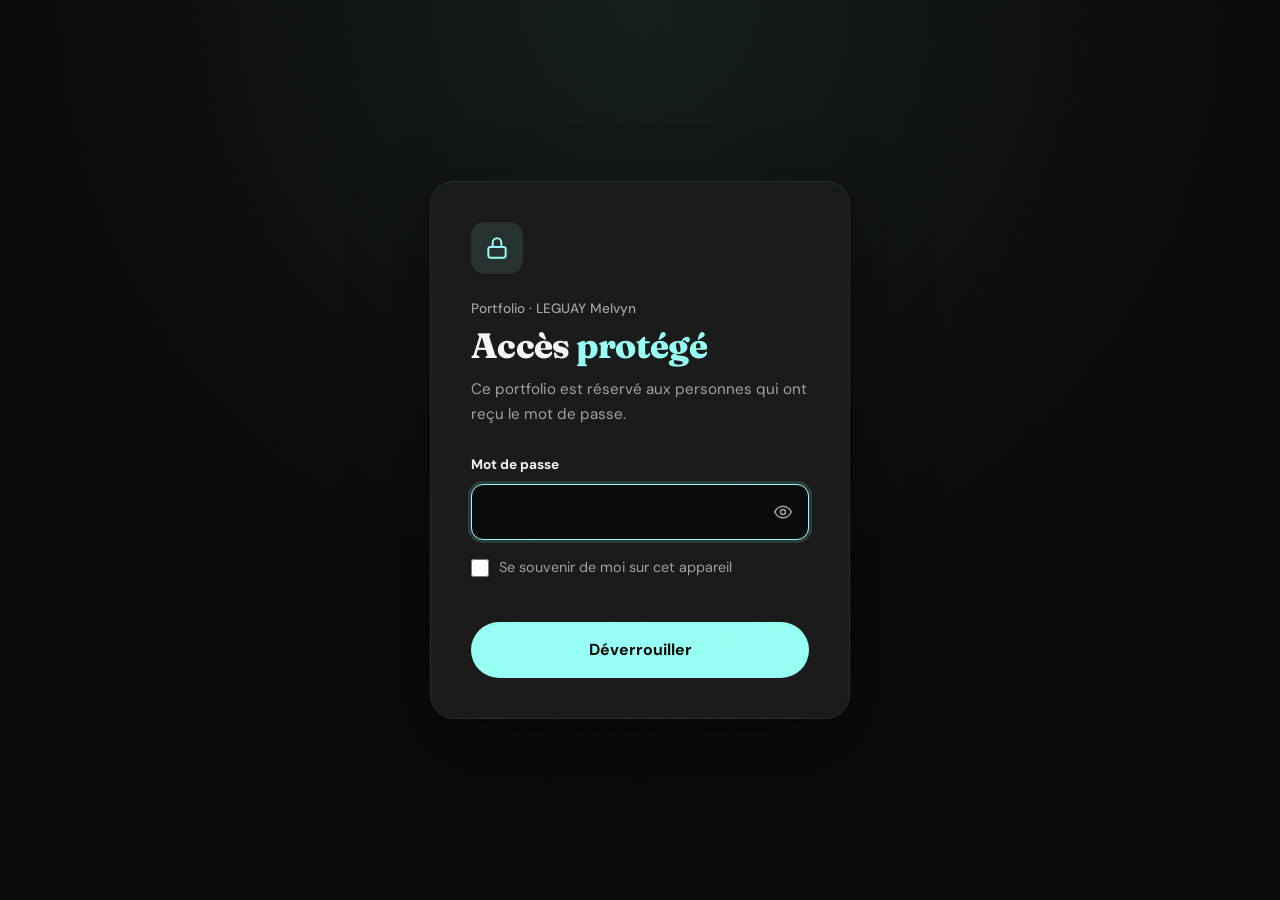
<file: formations.html>
<!DOCTYPE html>
<html lang="fr">
<head>
    <meta charset="UTF-8">
    <meta name="viewport" content="width=device-width, initial-scale=1.0">
    <title>Formations - LEGUAY Melvyn</title>
    <meta name="description" content="Portfolio de LEGUAY Melvyn, technicien supérieur en informatique (BTS SIO SISR) - Formations.">
    <link rel="icon" type="image/svg+xml" href="favicon.svg">
    <link href="https://fonts.googleapis.com/css2?family=Fraunces:opsz,wght@9..144,300;9..144,600;9..144,800&family=DM+Sans:wght@400;500;700&display=swap" rel="stylesheet">
    <link rel="stylesheet" href="style.css?v=2">
    <meta name="robots" content="noindex, nofollow" data-lock>
</head>
<body class="is-locked">
    <noscript><p class="lock-noscript">Ce portfolio est protégé : activez JavaScript pour le déverrouiller.</p></noscript>
    <script type="application/json" id="encrypted-page">{"v":1,"kdf":"PBKDF2-SHA256","iter":600000,"salt":"oXYEAdDPG2DRvza8B5YdHQ==","iv":"uCM0g2WtoMc6GO0W","data":"XRm//NfNjQUuD+cPRoVQajQeWAhBiXOH3zd5AR5l3b4ginzqzbtPPqsJN2iRf2iTMOv6PbWPuIbDh01ReDjxQ2GH8scptnMQlMU20G2Wx2WA1A8C8ea7AMXaXbCqsrWYkc8DspBUsF1zj2sU4H+Cs/91L3AKIrxCAULduKdcP81tD7AGn4drwwAwJhFJRKin7BnrEaDzN85YC0Knbq4z0+yqe+1GI/btLjDcan515xOJKm4XdFqvdfIBfS3JPPKYE+QrRO5arAXLy7SYlVlTzcJ8hmbggwNziYR1MM91Abh1W8fDj5S+ryz9VmD9W2zA2ypN5d4d1STyMj8HLD+e8jnfap2Z8ZgLZrguChv5F2FvcVmyONVWUjE3Q6Mz8fk+zqRdmzo/NbBVu4U7kZKlqTdKIzMgCsQ4zyqmJVEp4h7Alf5V5cOUaPbM7fAIz/VLK7PaN9BWv6At8amB/ebz/p1uhXt+JizHRsNTRpssIKVnhz7ELYHipc6IGrkrGbiVjv0/8zpPMH93/[base64]/wrNKdd/[base64]/+eSZv0uNK2UrOAgOIB/4oxgo5euW8f5f+O/V5dIna+9Wvu4v8hX4uv8cCNe9J09z6DExfLet167/RExOk6n5oyVEb+mREOF3uGv68Vcf5B0rrNBEV47ANc3Opc/SPC3WpKbWLKR8UehT20zeFCRUyj98UFOjpMxd1hSAp+NJF7pqh1Lzx7mvhJQF27TzeGT/TMby4DrWJEO/Ieyc+Xa9xyEBOJOXIwKxlw/n/uV1t02Ncaez3Yk+PrryNZbaqiFkxNqcbBHCdJVgfhn6L8CgnvMLWteN/[base64]/[base64]/JVuq0UJdpLLr4hj8G3YqPV2XIiqZXsBvkVLuRk3nNwXWr7LJOsw2TbNPDrWA//Q/fY/tEOaBbnL9j/[base64]/Gx+H+vvFIEo03q6YgJzf7A2H1unFuf+amAme3rD3PuKrbgmW6ftBqYvdmgJAs1Wc7oaZPV/C2ke/+1N/YK+hmjXeuNGYWR6W77Agt0SPJK7Zarb7j2xIHeVOFAfRKM6vtAokgavzKT3Aa1gLyWQDci6Eo3KCWYBVjsL1ZTCzvuAA1niiTWOuNZtYX2+ZhVqkbutslLrvPSWTA1rGT44Umw3ABpQxDr+RY9CVU/+9LAghKiTKpjJHYwjI8Fq30HweBgTRCE4GWGClbNQbJtrqyF4Zsvv/qn/vQSkeY7HaJXZhk5cjqLSMvGaXsR0HYgysZVT3QgkEaqSnyjqn7phmaimuERJZOE/+jZLziXHSgouMUEJyK1ZbSHRy8ablYRT7oo77JwH7O0QEUEv0NEhQoYcUGlwd+juSE0MhWc5cevhHo6e+Pp0YykDItq+8zoQhJPznm4+MeQg2aLGlbDLRJvIxmLmUvBCrb72lQZr0MrUP1HVNy2YcfBlcLMY3FSagNApwDJ/LQo3gS0eK5+sLqEVsbAUHrMo4oxaEZB6lF0v8U7DGCkXdBF7ndXtdu5aL5U/B543/9/RKa0DJbNz49veMRp/E9gmO4JDiP91iksA7fyeH9NSSMDIE6hNPgHP2IK4JtumivYXZAmRTFPZe/L4pyQnWSLLlRsFZZIOWvKdzwuHaXx6xtYNpOwNzMcQSkVb+YRJeq8h2pfKs+SjgK5c5ikVBdqJu4uN6Lyf7WQS/HDDI0aq3zYaM4ty3/g7ycIfhXbJGEhcssrsW9+WaLG733+j443aG8TVySg36lKeFRRtd+ygORP5yIKCm2s4gFJ6l3on0RoXqyNjpmfoF+2s/+TLkXDeHOTi4Urhme5gVUbAJBn/e0dvs4hqYBjM61sGSWiFUPEcRur+Kaq/[base64]/sYIa5voGMr5T/L3WrpSIA13Q03gtTWHXTBHq4cfKFdDvcm2jTtbcbBG+daqGnWotgs6lDT9+l/amLs0d8gUlQBBkBbYaq+oVSZ8vm+SbPVr1TXJyDTRnTebmJWMzo+AvNomTMTUihskxYQBuCAd+I6eTP6nGySBZJCZ/4WeKR3PiQntF+hCo4rRlVd86/HT776Qux39iLUEDEEGnOfnEXdA9O5wicdxeMnai+AfSzqCVHsvkuu8DVlVKg2PsIg+o/ZREZu9MF1SSLfSZ79ksXgSE6K2CEfuegqqPM2bM0rjOr50+gV8j24rcGs78fSLsPddOBH81ZNEbE5NiKrzCEOF7uRh7n3rEZXBLcX95zpxoIrugmVhJ+SW3oa5HvUzfwfxRX1ZdwXXETkS6Ir9MeLMw8s4v8g+q3Jty30P0eoQXKdy8RUcr/Tvd3+NFU05LohgWp2R1VOMpzdt8jat1+M3KKgxmqkv7ssa1q2VBk+/[base64]/mdKy1beTRUbWfB30UiQZM7d7LL/VBS8cPlFkLbMiAP5VYvFuAvyZtIFhw34ywNGd+y+ZVSEeAYYE99UouMAgX1OBGV8e+/GcyOrj9M1Zi04kj/[base64]/hWFbjIX3BinREMvkqzlclOaaQfUss/jDT5vBWVLpAlnOBG98g7YKI+EQO/QBEzLROq3/Aq7kcQWo0Dweqe7sQMC62juE05ViEwp/cYSMzQJrKENl25aFTh9qgmSq7zrwidCzMK5ofsDrXSw10cABZTodyDhWoKnDNybhfE0ooF2iLasvggB+0AQQJAM/ej55TI3KkQEGX88neDZ/k73bKQAArwBGzGUCwy+QazvTAfsJYkL4o9G8eLsC4aQjhft0rWors8WdbZKdNAyMn8t9BKrY/fStgoOUtzQynxzHRyJi4t9IL+TIiehp5aUpIU+BfYvdYNOMdjSrsuw4kt38bHWcvYlWlfD4nYbawpQE5IyNxUtYbw2oa6Tooi6Fze/mKRU7bIsySAyCPPBBs/kRLwEGm2Bc0dS9mjobgkgqyUMW0EOwaUULx4owKg7KMLMF0pigbYGRcVWbpglACMrlDqxiO9fnMBiAwZpLDZXQnodiBVOH2cXCdJxT0eJNH5Xe84qlin4ohPUwnQY8a73uCeF/4Gl6JJ9I8zEp1r/GrJATqbXpjUjVIv360Dr2GQdA+9KMgrLsbsnEW85qcHnpP/UDwEejqPFhnOpln41fTaK6v7hvvGdESIuQdmmhmjMcXsck9kFsbcxf0/zWF5xpSALrR/SYRzOd3eaMrpBhUyARYAQmJLnXOp0UmjRDkNS7PRyoD/mXlHm3Q86/s68goUv6TTtd9QOgTfZ4k+4XAZAOXfbuXH/vP6OfCSRrpP1WpsWienBP0RXMDOH5jEpCJGSA97pyOYwhbB1DkMpohAb5WaHWiNwwiPD2Z2igLqVvV44N4LSH5Sx55z9ahiemXYP//HK9fVFRXPzXiDwIgc48r7/[base64]/[base64]/MAwi6IMxGEit3ENFCvxlP240VBNN2ZSNyBCSu52XMBdMRU6izFEL6J4grwkQdKUhsk/Z+NWz9zvfL7nI5LePGvkyf9tJqbPooXkJ6dAoY/HFlKBq/vnwNLxNHt0QMpK1zwVBgD/nLFd376Fuoh/XBqgYmmoYczNXoi0lvEmRbsVrXYmZEmJ5RDe73lah6RiUHatClqSb8W5NaRMVdP3wU0XsNuhSsqfptIxMJ7O9+Qsju1q7eAEQnvuHLVkX0fYHkKPq+kuQY2KM9ivAoVU73jBaKkpQcZQ+nP8kFPstwcED6KPR1sTbT6maFavgn+4BBujFd3/U3RDQD11qQmlZQEUFNFTuV1BJrJkIx"}</script>
    <script src="lock.js?v=2"></script>
</body>
</html>
</file>
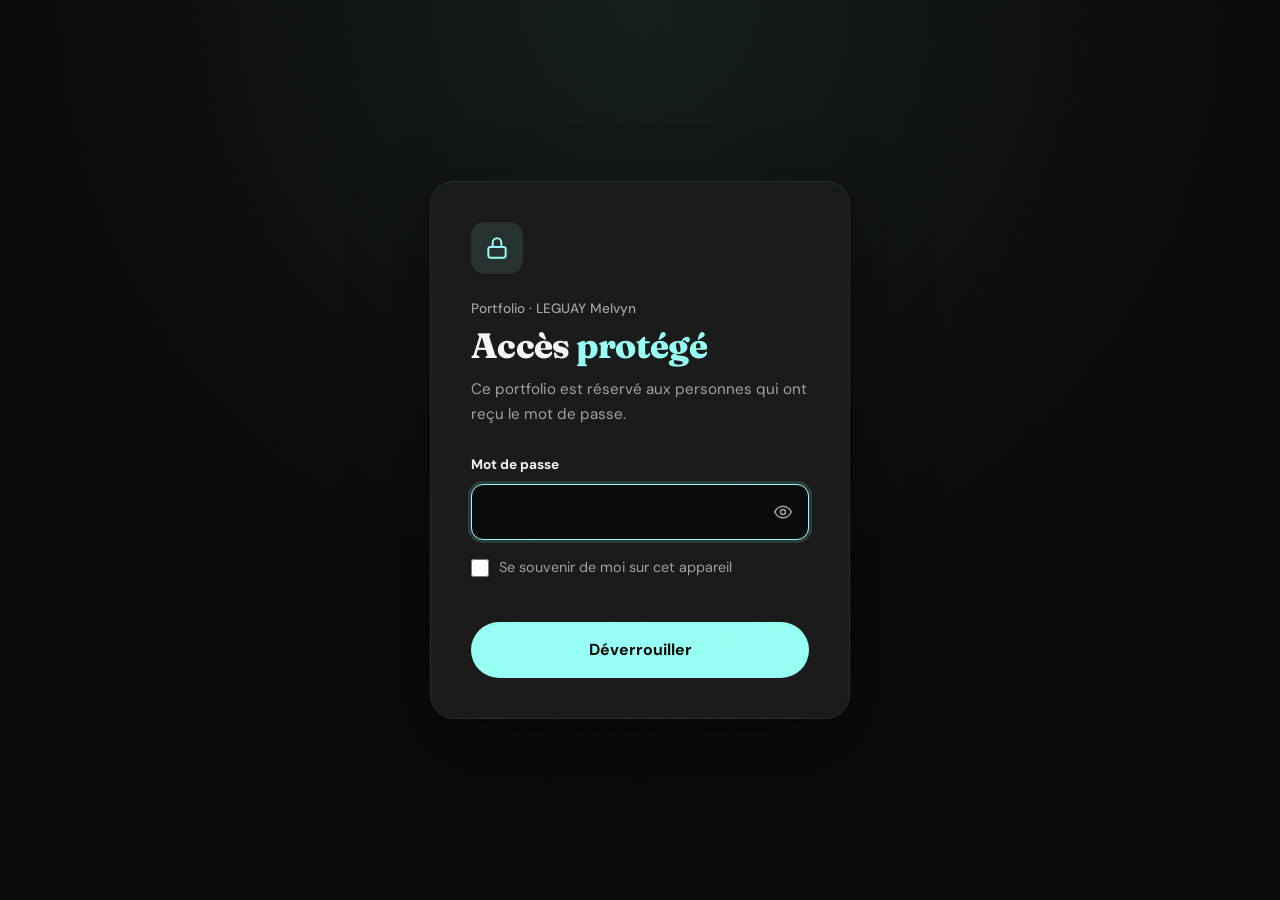
<file: projets.html>
<!DOCTYPE html>
<html lang="fr">
<head>
    <meta charset="UTF-8">
    <meta name="viewport" content="width=device-width, initial-scale=1.0">
    <title>Projets - LEGUAY Melvyn</title>
    <meta name="description" content="Portfolio de LEGUAY Melvyn, technicien supérieur en informatique (BTS SIO SISR) - Projets.">
    <link rel="icon" type="image/svg+xml" href="favicon.svg">
    <link href="https://fonts.googleapis.com/css2?family=Fraunces:opsz,wght@9..144,300;9..144,600;9..144,800&family=DM+Sans:wght@400;500;700&display=swap" rel="stylesheet">
    <link rel="stylesheet" href="style.css?v=2">
    <meta name="robots" content="noindex, nofollow" data-lock>
</head>
<body class="is-locked">
    <noscript><p class="lock-noscript">Ce portfolio est protégé : activez JavaScript pour le déverrouiller.</p></noscript>
    <script type="application/json" id="encrypted-page">{"v":1,"kdf":"PBKDF2-SHA256","iter":600000,"salt":"oXYEAdDPG2DRvza8B5YdHQ==","iv":"Afnr6wrtym8bUe3a","data":"F/uxDkWLktn2sLKzFTY3Y4d3nPZbdkWI2fwNrxyG+d8VGzBlTdflbGC7VGWgtM8ByiuZY7GDT0CFCk7EQ1TCZr0ylrjCSk3XZVOwXV9GbLF90mnFrUbvWySxFyNwrdePblya6wxEfBppHJEUE2zThVJ9qiuYMooSa6FK/v7+mgkV1HT61Ucq2ZQ1nK8dQ8TGRdnSGlA84vWqjdsci6g81p5V9UfuUOCgxclBe96aA59z48bB2AHNIYD0h+G4tUqNOww12XHBHsdE/2bzFz7jGAB+v9eyg2P2CzDpUcC2eJ8IOxK/Psfc8CJWAsyeDT/DwgeiE4hpSE0kAyW/TReBLUvxM5OCnlCfldY0Otun6MvypdmuR9qtktXkYT43lhlO/Rba6F4+uQx9FNV75dkkToMxL9fXxpl0iIF+I5toXsekqGKWro8FXSwvy7xio/x4l5+OJc2IU3Zb8tlV6QESZNDDNFt+zCbNoC+SAjFX9kO8eKODO4fSzvbrr7TAnZPgi4MOVW62ec7vh2BcJC4TvV5KQRPA3e0u9SKzJ594OxCjX+IdWSgfwkklrPIu3JKpqkG4mA/1Sgf5XvVDOQ2QkVicpiMqGTFvnmg+T5HUt6j1wvpsNGSEhp7sUQecTpbgEc9l8vdI7rGEd+0SPj6NYH3Lu9yLYfIvr6j60DA+0xhupf9kFfQvZvgCwaX2xTbHXyN3LWO5eS5AgKeRsj/dO/yAYX74g9aHZU7JtpCe5MWycRBRfB2uFRQ6cj8MFa/doas7h4tThIrQ4zgAMgi0D/NBNsQF+ZIIEZRNRTxg6+LDjYxuY14+F5sWhajdPKAU2sQe64Of2ZxGiAOIkGbxUQkyXgAyFuD3lSM0H01T5/QpQjaoXm4kW+kCcJxsFbn+Y3Shab5Z7cHN13PGvoiKUmCydulBcolwugiMb9tMZcpQNrXcyJmMD3UI+wMT8DDLY6Y3wcLsMZWn2A8ModwKZn3Cw4Usk2Fs+NVKa4g4bP4BeTSba/PBValXJrGL2sHSrGs/LeXL4Xm8Kn7irmcXofQlPBHMHH07Q5bkEXy8YV1stJd45qUDzgtT5fMf5M2G+Csg80f5A2TjH0FWYl0QMc+QNS46JbBzYfNlSiIZ/KNxB0NBj2qGETB5mQyw800PtDVmHdB9JIEYXDj7HCjp8FdbTATkY0nZTnBXbejDcM8KRESofC6ceNKsikAvdXxywckWhmYUsiwl+9Z8MfCyWMnoTyLhAOv3CtWGzffiHZH2+usfX2I3POt8QWP858pUcZk/igjgyn5gE4RoAdQMkB741tkiRvaidww0zxRjmuSulyGQaddBxv24Lmwo7MkMFi8LDrFDiMVqpYeKZ4wmXa2nmDw9hej+jLSiqEiKshQFhcyZVpqq1jQdrXRx+CgJiqIrqPD/J7xVAssD6olCMNTxZtRNsf88sjdT2lrPM4dWaZMTETdialxSaR2yqgPWLjC297076KnT455CsO7cfYoew8+Ia4yKaR3RxP2PLKnS8T+2XBhHeKyLY1GsrG2jqT69VKR/ASbOpDevKBp+OhmrzfsJeROPBcZ+bZDb2BGmps86j1kdqPk5rPTsXvYyNqwESYu4LcSMDFORy5VErCcauarI5yhmaBdRqMxLe7NurG57+jclZ/nXReWnGrSi7+7aa7sy/UJ15Z5mQ5Qx/7jpz292usi7ltZUXOTy4aQyPp4eFbqeVbG/U8Ovz41IYd1RXyAGaAO7nUEbvHK32rWusroIuLHMrKbFPZzsfmRScamDQ9So5kYVdtGzZlb76SUkgyHEs7cu08RvoE3w7+tjLTQXCgHPzHAvgBGS9CucpY8EsTJ2KdT/vpTSNTaQtpGGlyRlsUV6KuctDANdga7T3NZV1shTxxGZyW0dfDj/QvXIGO0NofTfl+ZF47hcU/vSsgk64UY85xA5wCYFb+yg2/k+vkElBC9xlHjvkBe10gmNGqbWDdjqGt/KA8QvuhjmJj6HUJITh6456kNXa4ZHMhdhBA/8OCNAJ8WtB6475wOC1Y+z7SMEDRro7ADOVugqTh/YY30tnan/jjZselCAOT5WkAAjhf7mzM1wt5N7Bf13Wgvtks4SBtdxTBuc6tlB5B10A8RO5YnRlcOBxu5gu7chU2pi9UITM5qOA2jHRWj8eUXq9/CTxIjMbFZ7qRE11cP1YET/VIruG4qB89nJ4ajkBL/YQZOzFxNK6aZoZML8vw8UBkhJmr+UuqEYBsGmWxJqy1+6CRp0kvmafALgHmWvvyjMAeDtKWADfizcVfL/bpx1kkQJ2fuEqFwq5KHfr7f8GSGCjlwSOOFUaTAxocY2jxgsjyUzhmKX+k6lUuN+XPVOavDcxSgk9MXcseeWNaYRzcC9hFN2DHJX3E/aLJs5+O2yNgIgI9BqdTU1ahedTLz9O8x0xn6iUvSAJZwkm/Uj9oZ+hnDV4WcKjJuPVfE6yT6+uxaNvtxi+qsxX0aRseQNDMvELz73/SxOlTwvQ3TvknKkrPSB6Fx/YaEKvFbsdUS5I1AF61EeOaXNjD/wo8iD3YocnUVCjZdH85hxwY+92buJgNn6XThBts+C5ca0BhATrE6j6+z3XP/U9jtePkGPP+3aeLV1vQm3LWp/3MMjEukbUF+XC4b7RfbCSlJw2e1QlZL4n/BZHLFfCfTzNUsFq9LNf52z1vY/8UesMK4ADuDiQOqRFZDr2TYMUL8j2RLLZfWtnbPQgWpNx9wGelGxKE6Mg6oQpPL/jHslHArJSSpBsPuFR0NSDI+DI1rpiMRo+PWSpiPmS8Jqzwvy7fV9bQYPsdE5Jsm+HnJWtLuhZSzFxRh4O2EoXGMc/74uNzY89T4ZO6kR/bdwGCANY6wIxDsQHnvvhei7L4Gjz5Ps/KZEHav8VdhJjqs7hnTroI/8kZgdz9HoJq1dhYu2Zljh7PV+gjSJgtHKApRqGFURsp1/TEPsSzHTpar9XRJ+rAlnb8cW8Y+BSIk8BQGdocoihm7OxY0zw1u/J43llSK//JoRQSm6Umj0xsAZLiecz6OYG2B4pIADKmm2dRw2MS62GZE95BCws5Z6/tsEARx/7ITJWbn5Ou4lfnhKLGXRVe1Va0LP8QI0APpSLHuRY9mr/0QvT6bZfZxn3wHDsQJUe0cDIJvGhTdlVo0LmHaVMBKRzg1vS6JJNcKlqR5aq05O7MoxwjQUZUO64epsbP8uB7LYL6Y3TjNIYa5BS/Lqf64WmU6wEaJYD+9Gn8tjk9xLSSJ33azsl01PjFUhj1Uu7KoCBQUD6p6QZs7tIbYOUQhFXpZMKFqfH6V6/hb7Oc48DqX8QB58BermlPE0LG9rXVQEuL4n7iZF5aFH7kvWFXe776/NmDmojutLBYCYi6Q6CrLcJLpvwUU5A1uMZSJ7WjwE7yIehXVJLK6GdEE72XN2ls4QnG2QkBU9oOqDpbzSRTSdG5GqC70OL1zyvcVxxNhIDMnT2Ff1cyTPJRbV5D1qhazP6st5+M5Ew6sWMuZAhfmst/oAQ6g9jgYW5lV/QRGIkVKBBzgl6k9yiMtTaPLnlzov/F4S8wCFKhdOagINp/G62ZwAOie5durD3MMhO2AvGf9+/lycnMOsHGH/mfDmY8IEebaiEu4he8yZ7efQ7NrXOEjf2uNqQWfSOQ7YCTjlzBqNVMbvHydwWu3mLOeJ+w5KKSONZIEoG6NG8FwQ9jxeor6Xi1Pu2YlkinmkrBjO+zizp2lob/Vr+369gvk29Iil00lF+ZmK2Fuo7OQXs6C86PJa3zxccVXDe7txRMkd6CWtDJp8QLmG4LhYv6p0kjzZNxqJ6Fppo1yhjbE5ylH50I/5PejkuidOimwgNiozt3t2fLftkW3Pk2tJWNh8AuxwL4XK5Sifx8H5smehS3IAToIbr0B4oYCu0LaBynmYu0Zk9yg6qNH1a/4iP1YV6LL3PXRiJLyFz4uRM4I/KCnliWhG47e3v+LbG+nEUxOTnWcw6UMfTQicG3Hg/nCyMOgFdeJelMaR39HjukIn76rr8zNNr7ueBs+7df06Wx2nf7FucVDGLuxNXXPMu3+BC3HG82tnn7bejdTLRqUewjlFNeAuP8pFigARDep6ZxkDKCcviNp+Ooa6nbykVAwBzfiNMQhDn8YnckJAnGd0ZOapa3QbUiQm+XoAZWkBoSpOkh5YGzrp9torLR/fxhKOUMwf1w1IK2SntxaxHWLxztz7tnbzGWMVS1bBcfEf+U7KLlziycfi14+TuF7r0WDkrsOjdnJt78fF8x3o6B5C2wwKEkcMtoGNFBxI1iou+aHJ/RkGW+q4CpPqRfeUV6UV1bomA8fRjRgQ8ZwFVUslZPKKKTYeEJPRUSR2Dweo500EFte8ZFWQn429tEwMWrGNF0wdf554Nap/tgCY5xxQIZp7m6/v2iexNuNLpWLKeMXunAhfTTiua9f50v4rYmq7/gC7nNooRN1l9cltUg7jOSdEqYMfitBhSxJUn07g+cotNerqKXxk8ruuLLNesFPimOlzzzN/2pI1vIuiGad4oPDp2BDEeQ4GLw7RpqzV+khgVRE3pRufe/FLIhhnV0eDyP1F0Lymc9rgOTIbmga0mdYTBiziCAAYe7u1YJa+hr3oboJKEiAH5fE4wlyedzzH+ffAM4cMcT9kMvJofnlsOpphmJpZ1KYcigvbgZXyuKDh+VyyrAmfEOSyNlQZvPPvhJuTMVDUX1VXGAjVG7GmfhBV+zssqLj4GWwZZIeuKrNxJJvBADlSRSM/FTXeY/998clphomYc5D91d8tnQdrojZ/Qddr9lyZyj8ZJ2B0DWTwW+RR0dO6ecFHkutt2NYAHyieDEj/hJp/fHmHUHmF2TOMQyBgrJT4SVWnbeajkZ6gO+c+LZQWyrd/50dYGd6y+6XEnL3vR/[base64]/Zbv+E5WFrz3XuAP07OdSwsXID5vvhMc+pOULjUdF7wGL5I304vlDUwdDBXGVlPuSjl3LT8xcolAcpj/AMIg00OEOGBj1GR2d4v7JMy7R1xHJKBgTDKtbUrhvBMyR7u/SOEWVS92CgJ5Ik0l54khmOxtUJe1Ql6+YM7MXcb+4y+vlKg8Vuj7v69qXmpEKe/s6s1t7m5Y+t+bFIo14WTy1jUp077Clj7UVZXd1UDba5C9mJpQQlypc6tF+ZiX+5RJA1Sjj/kslGDiVheEa+icB8CoZFrF67u9F3cx+QCvgmVZFJoUrTiifu+C/eix0bt6V9i/PfmsmAQBojpHBe1WcpGCR5uX9+Jb3xtHfsdJe2W99E0ZrrILb3hQixlUOzysCS1zCn/rAkwRkRGtOx/EOBaBB/I/Nd7WaPamuawMW3IOhAmEG0ZPWcXcSdtpi/IXKdu6DaCNPvDTdmybF+F9qqMcgvwCs8kgj9/js79aJ81R0fkO8M4xb0+3bo3xvuDazPylIjM6WQXs5ey9H8pK/J6w+ffFsUKEbfuUH7rJQBSX/12PJ34ei2lqu3rd31OQCHu3grMyy8HWjlEcsHY2Q2xodCzVDj+9XtvoW2NL6eUpb15+oqNydWQ4ZbHGANaYSlOkD0PET0FJvWxtdDekFXPi2MIMHnFMFaKa/ei7xKwGkCFei7Uvi7tDY9jp4jIe1zOnucz54d1rgrGVaJ8fx6+iEz/DvX/QfPxJmBUwJibEogY1p+SmAnfKloEVnnh9FMRhN0PKDTbG3oqIvZhARCqT2nOY4xPljEzFA6i7drJpYUdBxoYWGVVLf0dzUSliAOQ4guHx+/n+o7jBneps11Ft2Yk1IrOvW67eseglG5ZN+sABv/utMZ0U12sApsYRE4VAA5viNbM1lOakIMSDK71qvnLXIEpukkQNfFv/Jwy6sI+F8iXDKlZDsiuIAF+rRj4LuZIEKht7IbXgO9y/QPb0jy+px8wgeHxnqbQbp1X+wwS8x4VH/ho1a80g+ssJAh7MBJK2xO/1+ByGKb8UqgCJQJLapIKxGJCtYzuSsgb3qZxrIP2fj/sudhGid3kmqTDWc8rHVnHV7IpIX5SnOFFJ+t6E9npG0fdiKX+Pv4ayt8f1nWIhOw5yFstBpqqmbMK9HiMiAhxPoK9nAuXoeS6KT6A/zztHgHwMjuMpSAUzhAB3/cWFJREVM1ZC+RYzPYw/eh5gHhmUDzglW00pCsx/LxjOHrwXZNMLEszvLv4d8iIJGMefZ5iPc2225KPRg5TaJO9iagk8R8UEff62z/VBCOEFpAOAmLr8WHG9XdoLlsr+hGSikIUicY94barLVjOlT1L/AH87itYQzGpY/VonHB9XBYNmi1k9Cz70AyhEk33p0U2tf5Sach6+qkVAvGWUmKLhbxPA5DSp6kyKlVMVN2H0oI6/QufICzDkbT/kN4xDCJTFYL7pqfVghn0LhHss+lZCcVBY6Z0uHvNvo4U/7URx411Rz8Mq64KtoEceIzbRfyxmyaVguOj57XISSaUhFWH/IXeY1keuIDPVONN7LrgayydRIB1V2ooLzgODxY6WoHdX1/Uik6My+ILm0o8FBbBZCJaENns4MiTXWNUBGneO8zpfv9qMXjtwq35tVgtyQZEOjg2OfOermcnXD8jBI1WO27tP+FxafBqDZ3IJijW0yb795Aks/7yrSMe7NHJIiPqiNZk7iWoQc4gGZffsHcRQawkosjPRF6klwF+yhx6p6Osqyqmes4iTnIAxAo3eHm9MFCFxmppV7kZya/vOvhF7lwG/Utb6rkSTGh1a3gLuU0OjBEgQ/wt4gQWcAjLoTn4MvepIWGPXYBzBpLllHSf2/KjdhgR5bsQIwVQYklIndjph+zV8H/yWZjRnQoz1d31vqReBeyH96ary+HerBJMFZ9tQBq7IfABBZcE5fa//H0eTgQrXFGvrB5MHVZKR+jzHIbEHb1q28xW8MuSUL/MVeyOk4FPKeELv/OLZrd8YCavoARjYINgf/YCsQ4yEPOBOxKkwuS6EdgtHWtZERXgwi8cGRcfvVxqvJicKI/e6j3qdxgaun81ch8g4hCARjd2XZ+oGjmxf7a8x9Z4MfgqWZW1RwYa8qI/LfRZ1piz/odRuajyyoX4tCRHLx/3N9ShnrlhzNuQj/Nmdqkx2HPv/VRPU/4Pxy+/nebBzAH9u6rcg1EtiSKZbPuLKH+0rFIQcBvcrjeWZq+J71hDA/GCTIkV+FN2mEHIojr4BDGKYmAi2v25GvfqbdrNdHiLU8OS1Xa3aM9TVO1bd6jP4x8ht1UcQmdAyxA1oMraw6U/6UwNojxmJdV0DkfL/xgACZjziXc32YM+fTLf26yBCIevum+kQvNU8JYqSYlYv2c5nX5s2phzK6Oxk4QBJVixeqAQ549PGrz3ZmXZ9LdjO/g/MfBhbB79tcfqICNEikQQKwqL2YSI2imz7GxUjpuWPC2AyzCbzKAZ0+LUIQk0BaTrkol/hCL6Ajfc+sUcBgzMvqeR6EPH1M6Y/Clm6GJV/8OT95qOFuf3UUhIhaSIr+NyxhjvfoPbm8hL3VshcpUyIi7MlnBCNR2RL49OVI/kjNnRPEWCKoP0pChFy0pqNLSwhMjX+c09V5vRoOVu7X01h1WAN5ZjoZydqBVWhClbf+KCSvI+MMwscdoqwk7Q2PnH9hO9NIuiVmx9ktCzAqHLufJ+qo72lhPqE6Tgt8Sk06HvtrWuhatShagpGtDYpna1HjwQZYj38iDz/299B3BSo2QhZ40JE7dgR6Wtd7axGo57F12IQCc/ch7sg9YNbi+u+7QE8qgIIuN3S2Mz33U3ThdjncBgbCSJizutlpV1XVPVD+v/[base64]/Suceo3CsFXunXTaLwAvofvlbjOCGxuXFO6l6oSsAXBI3E2QgpTLreH0QTuSzwLWr24uwFLzZuA9wrCIoiK9HwPPTeLuEg+Cpmve1rwsCrtsAAZmNkf1u+xXnnKYNNY8j0n++T6QsIz+6naT8GugJ1PtysEZnafOjcQRkH46A7oFHsJqf9EOpnrUA/OrGgXDnaXekvAqmEVkmJ52Jv+TORcUFbRuTVWvZrMekhY5bAxDj+ld5o0By75RK35Axv/ZQhz0QApMxmF/[base64]/JRBMpczjqxqIz4okAx1ZYthnSaPXH2fJ41D4OuBR9kVXDT1lI4UeVn8ngESzMaVkqndsAO9+WK39hRrATKRuTCO7pECRVJ03roUKZOgU7mrJHMlU586VpqS1w6dfxJ8WChA+H9McMU6bOrnX9mz8yxqg95W/l64RGRx7WxLPwlxf4Zggp1OeLBSrxMQnh1VXyQDu0wSJ7AoU/bA+SQuC5a0vqkYRgleR8Ny3XXVvkySljAZ3gkTBpKRUSeEpRSqdRJL6jCQxN7/ZxWsur8csEXM9fEy6OywFSC3wnvTelAGSVb9RybCtQaaMP0JcODWoDrT6GyDrYVfFSOZMBHQ5eWN2rF8ulhGUZsil90vyLvpGxI0JrjKDfmY0RhRi3MpqLpV5qIJ1O/BPyAgvCym9WFGOq8j589/y+plHDnPHFtRKSuxPofxdoMFj+1xArvHAvy2/iGPgF2WX7O1VXvowfO+encyEbb8fBKcylqfWq+tnPlDAq+5BJ4T5aP1jLG0gDjmWfkNSyhSzlU4Q9fcknsRe2J+TFBY/yN9dg8m7/+wQfwFs2Ki6wjJDMH9C/lLCSuLNhb/8tYk8QqtjDqaZIzmV+JRwb6Ltd84hgjGAa5jVdqDQgFcQT+/zp6tfxOmXrxLbY2pOkYv/GXo3KO6kQC43Eyw4iVn+DDYpLPx/[base64]/[base64]/iyb7zkR7ElIQptG/8rFE/QIj57qVfbk8qbiasldDH/69Dlr68cWAokB9i1tEOZUnE5AbQSeGes2djqSZlElrsA4rlWiefK/JMU2V1mFtt8G87vbllSsQLj0RYA8/trtmBDynvKuo6iKJ3GEwDhJ9pZGbVwwCeEBlRVHg2Uab2Sgkn8voB3xaBUfm/UtOo8vWCSo29HY+LI+LZCTx16t1ZyaatogT3Oeqzuoi26YGQvr4bcgeoxFg/bJYpm2bvrFi9T4yj+LKlRyfEvzwGzttUhhRiuSBcy9ld2HJ0a+cmjOGsY3UcuW84nRMl4GXnwYBp2VIP2F/j69QlEwqnA4ZtRr6hv5txsMDjJlIlOPPia8iy4eVMf6AoBoUFuM1+MCaefL+kpMXxFNYZQEc98vYcHsrphcGf+1gLtxtsa4oSIsG/XwBjc5s9ChzjoXHlZoApYRxNjEtiM3vkdsXbRUbfz54PxeQldHt4NVlFVos/zzUt4fGOA56mYj49KmW9V7boW51XF2FtleI3VExiBmaR7uWZpWXABD4MWG8x8wGlz41cReyU9m3hEajyw64Q4Kk9KErF9lie2JywXwbIfga+tZDhdUl/etlfr7pGsVWNToMh1D7NJY/QTG2L3xu6yBGv5/OX7R0PTQvnZhZkPsn4c0dLJUFaA4T3fbb8x7skbWvJP9fc9TdZTqpA=="}</script>
    <script src="lock.js?v=2"></script>
</body>
</html>
</file>
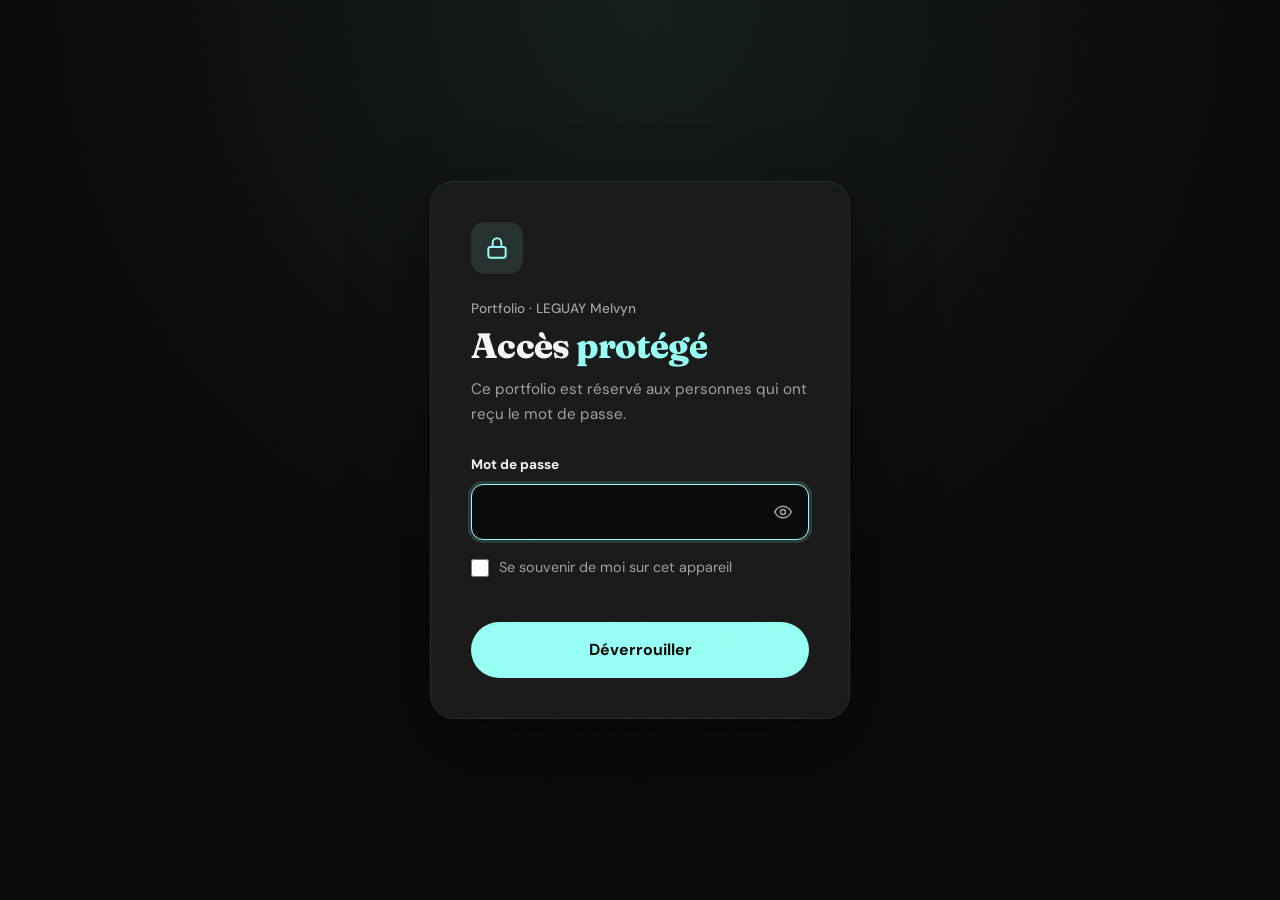
<file: veille.html>
<!DOCTYPE html>
<html lang="fr">
<head>
    <meta charset="UTF-8">
    <meta name="viewport" content="width=device-width, initial-scale=1.0">
    <title>Veille technologique - LEGUAY Melvyn</title>
    <meta name="description" content="Portfolio de LEGUAY Melvyn, technicien supérieur en informatique (BTS SIO SISR) - Veille technologique.">
    <link rel="icon" type="image/svg+xml" href="favicon.svg">
    <link href="https://fonts.googleapis.com/css2?family=Fraunces:opsz,wght@9..144,300;9..144,600;9..144,800&family=DM+Sans:wght@400;500;700&display=swap" rel="stylesheet">
    <link rel="stylesheet" href="style.css?v=2">
    <meta name="robots" content="noindex, nofollow" data-lock>
</head>
<body class="is-locked">
    <noscript><p class="lock-noscript">Ce portfolio est protégé : activez JavaScript pour le déverrouiller.</p></noscript>
    <script type="application/json" id="encrypted-page">{"v":1,"kdf":"PBKDF2-SHA256","iter":600000,"salt":"oXYEAdDPG2DRvza8B5YdHQ==","iv":"l6uKZnG2mOX+NgnK","data":"WEPQogC2/PpfrbjDRYwusqTfkO+NHE7g4NptFqbbzW6229GEsaaCe5XA/chuUgFpbsSIX7Gy+eFagl9OBKxumiqbNTGZ6lJE72VD3omKXX7ONcfHzVI8uT3IFgHRxuKB02pVuBA1xe+Wzi6gS0twlDo7u0xo/ePNY/p8NsI6+JONhY3KUmNodRJm3ivUSc/DWS12YYiZ+9L+3pBWmPz/KsSRy24es4bIydHDAZto64cnze/fQM88/KnWIvEXr+GXnhpK5Q8m/QQb6LLiEISdqkaI/lP7DJ0jmhSmhRuOOSjvMIZyQuNB0W9rmEI6U8hNuP+noRrAVsuEIR+1+8fciygXtpJJJsvEeXNiFKu8+4fd+Bi4Arb6orwERgynNvhn4dMm/YHQpHAOfOG0Bgy7K0h9B8gL6FZCZbKwa/HkOPk4t/wpqU9emAturt7wfiCIFOYQozXtkeTx8n9CDSgaHWYcuCPT5wV3AhGknx9QOg5w55lgJDz/WHS+FkHkRYUWJUVyTLyA2gpqzg36IBh8wV8Mwo44OAO3RPq/dlxmIPCrtXEreaxWyngvqZ32HQNmI9j2Y6B5x6j2hNzhDrnw8SzQISwONTT95GPSpmXjJ56n/u3RRSNqDI0NCLjF6Zl9N88UZvGBD9oVxmoSaW9JTS1ef6zncwuOwev0hmB44Ah29TpdL+ywjwGhm1zl21Pt2hZptCpbYCMRKTYfHS86Il+gG6E1DZHbN/WmjoAx7zTrth3JE73I0O61eu7QimsY00tnRR+AC06dysVanuMM5mZxRR7pdBdKoJqXXWPQE4CJRpAgiB5ViHywoZyuKB/[base64]/hNf90nAeIurzuh+ZBvD0c7sX77pkq/P1Hm0vBFpqpsSrljpQy7YpJzHx6DlHTOziWsLKFbriDUTdHwM7rWLpuWRrCZZz+IAH5a7eKxOOlO6j5VC9PSqwBGe+SzaU19/8Pvfjkcsfok3S1gD5b5OUB45k0zZrs2IvcfuhiYkQWBfQSE0bBztRiBILY9eK02NcviLztQkHgusfCMjRj71EmukzmSFA42U8vSHHemEH0XniCSTIVdyEJpUHRk18jaOjrCfOP/oZ5JXMSHIEOr5gbpCIyUG8Lc6QG6NFc8+yvB3JduYmhRQGrV7gE7trxzQduIl9on/lfd5ActFa7UkYAC3ODxs9RfVmL0X2CX5zlvF10mASX4yNN6d34m6aLVTmsPiq/md5hPrD4jadgOZIseHsiFApU41yCWLTk1p9UexfkHxseatxR3nGH1kA157wLcL9x4BshBK6zDXTR/BatzkwNc36dABBUA5PzrSbWVF7AaGyqYmiIGWaY06IGyUowbW4fO2gCVNL5W1JW/OoJ7jJ38Af9lPrGnd2IM/dkPYBN57DvIK/baVBoFURcv7lrC5nca3Vqy1T9mwDCTPGzQ96zptAmnLrcpTKceHFihh//O+i3Mlf7X7vqsp6VDrLMEyIILdSy6Qg/tILlg4rFKU9ETAdycMaOWhokC96rKg/JgLscTkPgWVHoV1i46ctDX8sztKirCH5fC/[base64]/Xg30JUzJ0gHDfmYucoVK31LCLQhI+kIvDw3frfliZP7eEMeVi+pdsOst9PKEAl6nLS/zMiZbTCoSoa7KZ/E212hnzN8mFYfeSofd5MHXINrENwkBFb/2Qo5tSHln6ndysCnROBTbCkQoaiwIHn1fzUsnhZOHroiVdBHWJ9pOejreCKkMbMxfIcjiqvMOqAM3TMCnz9gIzlo+VrwPSjtLPW3B2jfN577Nhq+45CdqugkGkDb+gWltHgY9jeDFmUu2R+E51SVGv24OyM82oHzxaxjXu2IKfq/[base64]/d+5FZ5JEPBT5gdo4qjwCSPgeJSuY+0GaXodelkErO6fcPPH6snXS3QXiTAYKuCivuxoeodKv7OXBDwg8ng4/XIl8laUGm498krdMH+or8T7jOj+sWH5Grhx22ueprZH/w9cUVvukJ1yeRWJoEFDEXtdpRS5DktsVoMh98z7Lci0qyL1XNXnVDxrsfyW+gMMhetHkFrYuCYP3O02xFZq769K7TkEOr9Dkmdd3oiTrh7Bd7dpKJbev8WuPtVwI87QnRJ/me6vK5UZqlH39XvyoLg8cURCnsJzbNsmy0+NeYLb7rHKkdJephZP9uM0fr1EIeLNctyjcIM9DfgZd2AzPVb8SKyMSDJJBgsDzacad81Sb1k7QiJZU4S+P5e2ggkOQRbivFnWkBjVAYOExnxZUqJHOE7zMA3lHrl/6/QBoTw4kOew/cd6ZbebScKmg/bmkD9ksgeqdcX8Lm3Iu377KNQ/XZ7tMn4f0ycSXWGepG1/G4JeSLnqj/B5dHNE2i/FVh/5rAakI1G7F0o0XAGavz9iLV/[base64]/lhhilE6LSnF5vRcswGfpCI5k3M9lBcaFreSiUelVD+rNPQhZbcYRXPxmQs2LZOPzuYcHtmPgJLl++ktgiMRPvnaYh9bBGJfTMYYSKi66J8t7CJ2GFE7Qd9QQO5XtUlMcZ8CJGo2xnVTWkb4DgohDd+q7fFOHfR/csKHHWiDLDLrxyFWZiApBlbqmw70xq7/NOJ4NJDBMvHElgorOH32ADvZmJRdR4N/vHWTx55X807iF8voyHCCaeI/ZD98Q6feIE7ehlTl8BDDveG5DYVfm79o7BxxE+vb8gHunQI/V3zod8eNUvgbp6haBAdq0YpBVCMFOD4TnbFl/M0floG6D2eVZRavGqepfsbJNC7OwB8PlHs0TLcCdCEkWmCh2ULLkFPyx7ctw1awTxDPEuuRIAgeccKeDmeHJw2G6T5TgtBk62WBegK/Q6O7H4gfeD4w1ruK2Hp9RQw+uZV00aZLTChYdR7vflvyz4wUTeLlRjvmn6Efv1yU8mQzz8VPIpAcM8RQvGavqorJFPb0XK7nHuFi/xnzvsLJqlX8/lKfK+Vl7xBAwoXZ23AiSmJU6a1OaGZ+kW6B60EFHNWc2LnoOecZXoQS8R4hNmTI4EnITUHzEoLEIMjFrj1ubjqF1a1M+bceJlyksP6q1AiW0g5eMQIuNU1j2/[base64]/S2TIRwDEmhHXNTC6eLXP7zTdST+TXHdHlyJr5vW+UxuRPvFyp344MVKYAfChd0rIFYT/C0eF3HbGUlaL2loJWshLGSD2p74IMONloHQTE9hTl8dMO3+bx8bt0CuZdXuQAgkxkCn/bz5TaFU8Rnh9WLZAcEbuJLT+HLP2C1AgpbDCPua/wBh8U1BUm7S2hTbLeabGh3JeX2Fnt2pqgZRtGtVf497oOlFEYOFkPuYPEDY3Vkn5rNTDaSTXzSn/[base64]/wZ7sgoO/[base64]/PxRgK5WaYAqSOexdxtMs+5U6FzI+IqPI9zjNzO0MYB+YaeEGWKJy8jbIsZbRqG922HLgqggj4NbJ6fB5z1n2D4UuVkBZcWBxdtrIefG+04+1ZRlkginX6fBoPnCHJqLBI25I6Z2jgZl0Lan03E5E9WDK1AxZyG/jWXgcD+Hqg1FuV3xYh8tm/29ReQhLraih+lLk+PHD7vmTq15Gw0MqWpicTROU/TNzmVzYkzw3poQMqdb9MRQREEvgrrh52B/RKhsGAYx/JxSV5X/ft9UYT0kj4CMQ4LGSbN332/gKDb3Hdad/E9+vYogn2Y7jIWOPLmpLNeFWZDGASNghNYGUNxC4QEDMU0ETyrrFZYW4BwI+A0f1MGxHS0GMyL2FJNhxtBF+A2kBoqYqUTJyXcPNugVBAYgxtPJI2QeO1q9kDyJCEc2ulGfx4l1chypIY9Tm7qj7B3pEisal1dPbZl1pNv0A3FJSqBQVI/gMpwCJOafcQKrhcOCLi7cewfUEJDYmLpPU14aLUTaIYnNqQkiuCiAzAwuQjmVahnzkzoN5/XiFF4vjSxR90kerNmypKvPRS7fdOL0eDJ19jnpOO5X+pWcONW8bKkWpyDFfa2S0iEEPhyHGOxoT/dwajhGEjf5gOJ1dWtryBxxshf3uPF5dxxEMXsfAfsjOGNq/J9KfIdzOQcMbkkJxLg3GN+U0zY5VqKlPBDjjWfEiOj9RW1tQi783kNeZBLIbYezWQMGZaRXRKxGVR4EDYnOp3pJDo62fVqiXvIE+s3n0jC4/1hU1QZZ1pafRL9uUyySNduILVajZ+HCagtbzedLZYkZ/ZF2ucb0GoqfHO9KkLev+5bVejWhEgS8cTtrvqV0ksyVqAC+oOLi/EGWSGPYqwSNgeU9EncpV4OCk3u/[base64]/wCLe2QwOD2UatAfmdv93i/B9cA/rqCuTrCVYXQkf0VqQ3k29xL0YbkAQ5N9YFQ8beqOroqd90fa3XBiGionJ2baqj/Rm0TFD8aIdJNROi9ifbuJF4MCyiQm1yyVUSjaI51gQN8Yt/IlLxV0eMZ4I35t5zT72ZwsGyag2h0tSGnJhveJiKVwZoSDPEdAhXCKIoVnuGMgZAgCVBhMB1FpjVKV337GfvqpY20/CWgK1frqyRX8RnpGc7TXwlNo0ZhGVc0ul5/4ExHUXs3sGUJIv0i6Xq74MDexc9Hl2f26j/dEDHZgYp7dR+sFrpP2G+kp9zhLqLT5jHmH2EmsYzCbI8u/emGz2uy7R7Gf/sgRpRtFf3vTW21RsF7Nln+yGDFej26HCgdJdt68s/6AvAY1EPTJRXtXldsgAUWP23zfGKYRbXSSBEOTvnWs23H0GJMTf4VYYxTswY8Gw7SvMLpv+56uUGgWG3ZpRwj6W3FG8uAe0EAA167k/lNMz2wLkWQLCgm8ZsXX5Z34vlH2nBynmhEby9ZyElYFVqZGjNBE0UWKj95aq1GWzphkV7CcU/VF5DfkBlbZrKcZlit70teckcGlI5JZvfLYDxLxWt2qKbG+0T1+kjg5UrH3InWn/TQEIoxRSef/zlw0fBw2IakH4p0tF/PVxcp1YkY0YZEmUdnJVR0858Jg2XRgL0JWfL0B3u90/1lhG/Ujl8rPAOvB75iZCcPAWrAGgoSOPL2aw8NrMHZtW5mrSjc40S5UN42wmDYKKbmvwNcSGFw2VUAkJKnWnm8b4pqkdZLar8hRmoYfevgdmENsNZzdKDqjWbUvZXsD/SCwoHCN0hd74JTJk2k5yEie4jXgwyoaBHkzA55vMMM0hOV4GjzzlrKGrHq7BPDbi1Xzl2yGyawmhZSyRfTr6H+VIQO28PvLWRGs5BUsnYFQXhulGs1HxFj7pS4zGIxx4JN5c6KVpws4qr2TrDVzbUCn4uVUqhKoNl7k6EMuGTKOat+VFqsLht/aJl/Y4gn8S3oSARNSfiU3uGOJ+s1w+RMbZ+edswIdQpMFb9df4ZH3yVEVAePCiDRNid8cSVOfWcd97cPr4APp7ADAWmtoUoL/zdMlQdkJpW1gMc70P+R75uRcbWltAsDmuTPZnsszmtNY6t3vrciUzfhiQ0tAiC4d4ALBTPgSPx8vCpluIJth2n8d+BZp7+FlUDY+G4xvmfyXnVPvmR09QCkExX46tTLOCz0t7Ohjl6JqPbDA50dFDPWYLRhbrbq+ZCgd5B7K96zLFj3/tyFfVXqmVttxl3MgeJRwCZke8S1yHBhZT7esJPQDyC57ntNtsi8sLMcnJL21K5D/rWL8UWGtNwZMTVoynQbO0AaEJcgylYfzEq5EfYcoBihT38vclU7bVgnXY7A4Mk3Ljr9oDTXzLaX7ZpeWDa8dhe1ptiSgq24tI8+bFtgnb8IDv9d5oQpY7fB5/Dyd89wrKuewq9hef8c1m92/MFQTWVFkjOPfvV147kqQ1Z26nVy2xPsK3U+EnG+QXvnqUaLXc6DDRSyi4gpzHbqF/C9yUHEH3r/Nq6HQ6TeoExmY3UiIdPMnILp8aS3qLzUr9yuSx5yglXgu1dfJMS01D1OBqfgIwvyLCxoPdksTEsVzzn+/CaF1NkFGXJu/rnAkmjbywru/LTWAUU4x07fLIA6hTua6s4CWw+IvO4pN5OIB2lE4GZQ7+hEkd8POBotznAhNGsKTW48JLZ3MjdYpYQUCi9PYFwuDQzU/kosOGvtFWNEFbvpiLE6utxf9xz7c3lnURWd+l7CqCF4z/4DgaKmc/69sr/i2HxciUiGhHJIfYGz3WC9/IDnDan1BHlDvKZYPM05S7u1j86d6mQS4E/vD1VXaKgdk4nt00p28iRO+n8zdaklmI4L/i+u3VFT3ZwCE8rWsATnbyfH4i31eXPP34t2O1UF7nh+4ylK1Vm3DH8NuEWy/RXYnEyrK5eN4mALf/MxMmJJqUMKt28L58w0FsqjYdFKRAVuw4/3lPZp8+ZzVUtwHbgs1E0bZkOZ4NVNjUOZi+g1HLC8kQ3KLl8zDZgwYEw7W43iAMgTHb/RW4F9U6nhRxyW2VGG62Fxbm8AKUOxcfmo9OcXzEiStIG4bmnvOZYzYJYKnv5pm4PGA8Ftl/hgFlwJomKFruX/BuEKaVt+Dz9XdrD6eijbfDuPY0fuQNxZbVLRt6qlM68ob7ZwVXmhvnogOnlmOEewsWdKZELT4Bqivs5YkWGb5uLkrOn6alsOl+pA7SDTOEAE3TZpmmtUUzb8XZOFMIEHLzTpLl/8B9fSneImskYIwQ7dB/vozNTDbXofrjBWPlJk/BsYht1BgyPbzvakF8VL6yAVekqlXOeHTXv7TEaFnBDRHzWHaksgtl25lwBJqcHsW1ZVqIUb7Pe/Ma5OtVXU7cyDq2JUeiNIKjFR3Gpdu04rjit5A9AjKhClf/AvOfhX3UrWXqIzy50MBM5IQvcsDMy0+u2fl2ZJ/[base64]/A0EP2pj9CQXYH437BVUFMqHMPHaJkeUKzx0UUB8UUiKJ5XdUN6fjKUZ4YgmVioJulw/7gvfVpbk1TsKVtlTu3MKsTv0xJZT7QeGbqcrRSTD+gX35FGe4AYDwEO/au5z2dvqaHGsS1j92alYSdCkpPHu/tFxQC/D5HuB8PcMkYvcUAr0rwLYoF/ajYLcgwCv/Lsfsru4EiIU/Ob9iDFfs+ylUOFz1c8qV5QS5m2nlihUpO3Ac8PGtZzgRGcwlAal7YGct1VHn0qrlZzQ5GmjmrLMNzzl8lrKU7ZJaMzKvoqQL8f4WlUMpB1GAdelPtvhmPhyayhM0UkLA/VUzbm9I7xkeIQctLer6cVIIWlrRQLCJBsZpzqYdxUQa0wXl9ND+XwahtUhvIwEnvSiMB3bTUGRwrHVJpZSPHGbag2hmvEpI60X6TFz8grpqFYxFb2Q//tLu3bMB2eHlikhwzL/0g6ZtTIEuT+uU/iJRH6/sfQQbK8aDhetudXwAO1kSSGq4WAY4E7qsjQAslp/KdcqqKD4UxWmSWvDy9qgwSrpotRKJ3ZqcmX1LOgRpFVIwyOGIvalysAiHTCzbd/E8n75fBe4X1n7s4OvneG1NzPs71gwsCoRz9KCY50NDbQxJvjPxxb0SCTQLujrdS818jkCMwPoIDBIsSSwAqK7bkl+0lW2m6VKGoBShEzy94nskfpe8QWbIj5mlBaF71n5k073ICsV7zRodh36O5tU2uYH/z5G0ucjEge27b4/JTVFT6De01ma0qqBgCymgL2nRLaq7hDmC8VlmaRTgwRI/nmnSSAKlcWz+4pGMYg23DjdxAeWvswQKihFd30zDAZHiCc/MpUadpeHBP5fySdjK/9Asu1ARNcrpesoq0ttpLwQ/ZSyPm4HD8QhxHATyZc2aJoqiIykJP4ehREfML8T+lRyd8xHuP4CaBOKPZ9DHSDzfCjnxDEZMdIaBYAtPxZnza+9Lhg1sdqljlNBqlvE/fFYWDsQz07JVj5rVqWqa83N2ch0DkwrHQmjNplMI9ePC4QAlEl9e41lAtz/jeZI8GwnC/qyOgJ4fdkfOQzM41v5lJEioqpWY6UE5OReeEwXQlKEbOlYqX0K4Vc7GPECa7J0XbCsnVV7IC4Yllv2avMHC+j8o0HgRVflnx4UsWS15A9CeKcn0Ss1n+hj5LaTeD9XaMBp/[base64]/vmK/fUITJymGBT1OIvAu8hO8+c9aj4qnJivf+dp/S6Es1Bvu1jsLaW7dyVLNX2nA/4q77r36rSNopdV6nWhrMeM+ix85BhKgF0IxPm2f8L8BYKFp7jSI9Dw5R07M91knbisxKMc4j77QTp5vbBQ8MAU+CjSp0J5WQrg0D6niA7B5/G5x3m48S4ahDQt1+oplkVjgWIKIRWnSIl4HPNip8YTW7y1o3ljLmdLWA9CIhl+kVYGfrex4evgIlvpQHwVqlRTNei5O9XsWoymoia+liV47sqYkcA+mZc2FCqeIMLOWpxsoDbVPnCivP2LYtBOROtV/2uuQ84xU2sEFA5MZD3j018huX34gibY3EYNL9Quiwc/xtxPC5k6cZEI1/vl4BnXAsXb8KzdpPV3wFwF6l72WdJzaJc3yl+j038q2VTobGbzyu/GdWyEd1+snvq7TqJyJvEOCcdzGpSEwOh11ftUrNBpq2k7GOjFJX+VjkgYLnGXRyoYzl4IvnENLQgh3djb2wbT6a3BEZO/D0Bh/DH9/BXJmva6/5yKP8nwsVYUrtia9lMZK7BZlSeAbTbzQownaYLDbYCim4sXvqrP35PIrMTzVLzbyzyjKQpDyBkDzhax9C9OdgoIVB//mIfcEFRjIVLQ67ci4qBTZCw7UVhdZfSZnP4LRx1caJat8Hqqz9dFvrjkbvn+dRXEpikhpQtnLGfdu9bfjdKqI6T+K3c1qfLKow+A6i7g5OHyv0gkRoVv1U/l7gx7QYz2h0vbo/kjRkyO48/EzTyZDJzEstx4mbPURyhmYTtihaSthHxyzXcNlE3fo7wZcuhk/+3haTKjjOxIaqguK6E7C+4LrMlavpDLwn3nIU8KDwiMYWAuNHAXb+RdIPtUGHjKW2iZhrSZoLJHIMnpPID9CuE0t31/YFY9hY/HiCeWdaPmAsObvWLo2NhBybtQaThsBtu0JwIt4EBF5mXkrZjTY9ODhFJsXmpFzNyPDYc/q1hEP5HrgM986pPws2tWzkkANSx8AwACF9Mx9KjcCVqqW+mFBpJUwzJf4mOtKxuRd1HQx4Imam3lFU7wGdGTSHZpmMcy74U+8J0YRc3wCelz4TC6VWXL5/7JXVdgtBtaG99LPh1+ejb/YgRI8AA6XOazE1x5yTTovh9L2EGdWsGlmIXGClYxHqmIxAGdk8izBrvwNxEnQyebArswcbIwNyUr+/TmyovecgCBYv1ts+CxafbnlFu4muj49Wr0GkksqRxRySz2mOFsuLg8tGMCc/fso9P6GIc7UYtLaaCfvjmQdwGstvmS28CtBRJbDnxdZvvnn5r8HC09tDsldHDDuGWTkBOryXWpcKnhzWDDBxGvBQ18/6PB7d5Sd+EL2tUidnnzA/j4ok7GNxix1yg6cLT0K+fz08CPf3bRjfbYaP5BJH4S+J4X5wX+QJ1bVYLWwH1g5x7pbGR8bmirQ0PmsmvXi/Q2kLIsNmq+GmBQNUZBIpCM5wZYIO1xFjhOM1impBaJla5WEsccA65CjW25JtBGE2ISTUImJo7s3zl8rYrny/vzfa9hF1oGFeE/JyirrzJIxXc3Tb6ICT4bTHQRqVmUb8U2q7NtnFSTyvx3zqD7FIhDDppjwkdlaWAcp5jB9JY+kHLXyru6OVMBLS1bmNXiKuAJPu484fRDMxggxyPcH9c95yWyP33/QnoMihiM3AMxVCsbvxfvRAWn6D2nNP9FgjMhQbVNlW8KWnIemn1zOVoOcnj7KfaUW0X+vtcJ813j32NiM9pdjNIRbV42GZiwAcpY86lJ9/l+p6VATxyhcpF/1echNSVpBl3iyIJPxztw6cjEyfmSHq89T4e3now69rKf0lFMVh6GwLOW9zYJZakiRteLCnDF+HmUryz+6RMAIeCL+HicYkINcXC8Ol1DPObUtdSw4IKp/YC0192YmCaPVp+HAb0NwUn4EaxbrWzSjkKt4GJxek5amehR6nhJEJxNKh3qadR7JOe668xLp/REvbqGVOfZO6/df1OOd6ldZJ/TJQSV9y0Hdt37DicRc6xFX4FUriI0WzeBzwXwgwK1fsNU0249UTnztFWq+zmwYdA0IHSlB9d9Z8bvk5hEGRHj7UaVsNx1uYRTi8Y0ydpCYvtO4Ka79Q9G/zogubfn9SXMgufI2DsaKsw9yiyN19EUFaaJT+DjA8kjHhnWDoDjxWEBJiws0H3rXr8iBMgPmcpqoavArSvAOaG2rBTAqjlilFrNzR0MjoHGZRY/sa/s2Jzw2c6HpzTDQNG3m/3yCNabkcgI6UnZi//7gFRPwALbLRFpNlvmKWI75t4/e9e/L6rICbbBSE3BXMLJN49C7Okp7JhaC2Azbaka8tVWlRDbCXB2PB82vMzy8KD670aaxE4x2A2T3mSygMHyl71SY9B5FNxBEezoMcJoj2AHpDkqSQfiq8VgJt4Cnu81oaqaOTNWacgyt6LMJls8AQ3fz3Yj0vTV1joFDNqvv1Ov11FAWfbaikieKLnPt/f1r/bYhKehT4DQyg8VZ25yJZhbf82b7NYm1VxDqznahS2wnagPKg+7AykkPkMJvW13wXzyyt9pMpyk8aOF99/e0MJcBs04I7lO4qjw4QhznG/Grq33GaisKbu+CgdrTcfxlkB8sQ7caQb3+yL/b89kWAe+AZHW37vG+v4gklY3uKy077I3lv0dvQiDdfYVdFd8hUC6rk3Ch27jQ7+cYxWMpsLKdB+E1U6oHOxrIrg48b6oNXL3kmrYjQBgL331ookIdKG6o4KRRAylvpVHpX+q0ktjfCB1g/7J35cejGI/i5hjBu77n20o4HBN8Ig3pRobR6LFPV2eCFlavO2HG6l9hh4/jCYWUg6KwdIcl3gmVWkRdbpLZwJ0UJqGEm61ET7q2GVe+03GysRwlkZyvyEwpXo7NWX6Q0D0Iar21Kav+OGEldMdLNUhqUo4jt0SoN0Cxkc6o+ms/aiAbaCJ9z7uQqgj4hgfiYQbObJg88bqZ7BeCjJbQRNkvaCISYGi3TuPGmf3icxVhWqkvJyPMcbTA2FBx2P5WvvwmIuIkTicdoVhs6uG/[base64]/vbTcOwC0vGwSfH/9ddYXmhC8YsalU0zIdv0RX0+Lo/heSt7bzfuid6AF8EkoChPVGL/ULsUqnbGI7FBdwI9nLh+5CK//oBpMfOV0K86DeJ5xxe0nTFx14gYn/xtEj2aWSxUTQ56iLTR/fmbMSCsEc9iLLsiQU77ZSjQan15P+vy546fJMbXXSXznl1SYlbJm09Trt31TLvp48kPUlFrF0UsSZkgfB9sDHGUwDKhuBM6gdn9Cn3SAQDXpG5GkclEimN1YHH0IMZeFHPOC0AvMJNwVr9JwHHYjLZiOqA41nHdDsV8oiOEQgk/[base64]/LFEARBs2z3PMp/IW9TXHhDskWdakYG8QoB6pTBluhpl68leK7Xas9bRUR+/CCggpTDjPenk5rf2YWIMAmKexwXlWEx7pku1Flj3FAIEp6Ri3N7OklL6zN8RaJEMPs4QW6G/kHfgsmMQkeRP04idREEACv3ArOnZrohrk9TjKO2yH8sngivXJLy51pl38W4w611n3F5V0WpiaYiajgbRAeSelOSVYxndAgGzFVWoksHVeYCzFd6eAsD/srMzEQlceqDjeFed8xpW3AptEK/G8OUa1dgdRcB0R8n3KbwnChQAhjSjRj9RwmdNt49UrL9DJ9i4SwbjmxjuxcWqWaa0VVnuWh0tu50ugsBm9LYyh+cOgQJFXJm+UY1FhiPsArfcw1iBnYCmDhtHuSwDO+0e3lQ2MnXhL4Mu4ufG7sZnyYjw7pM+p2mJ9Squ6/z89BOv9Nk155Lf/EqizRL0YT5IvOsNLia3ILJQuSsdG3Oca2roESZJz7MZP6xv9wdnyQ8+kDTmeA/8DHLfuBeMdizmZqtsAGq2caBnRbdODaLV0XvdhDwk+JORgI1A++SKqQkPAiolTpjFt2679vycWPRTkdImZdTZ/PaW38+xEv+VFkljpR+66RufI3TMOuo5grmgvvls45BYQX9mBeoTO+Jxr32JSTLCrYQ6lRTVVJw8Xg3p74qX6DpbBFso+lR+KpFZX3M57x8+dwdxuJVLk8Y3400ogB3Qlq8Sl3RU6ixJg34tA/xJp45QoQbwtxDlE/NUnLL9wKIONgUnt+PirAJ2C05oMk3Dasm/6J9xg2d/03FK/QCzHQMEvshBwkVBpZkBIFGQbZSVWLfI8iCa1ltin0SnY6Q6ZsJ9pbqC5MSUEQx2mergzG+GcGa0CiftaMkxtDAq24ISomLOm3Z28by1KjNq4Jhy6BsmB8xOb+pKZI66+Ew4Zt4S0mUQ6cu2U46fUOwD2ePZKCq8/Lm7zWZ7OrE9L2ID1qJYaVd2kh8GpovCrDRrteQE24XQu0vbOrtjU+2tgYzZJV2C/sjzinPkCH9bTYgPGCNSpGe7EOicCl9ejI+oN+xP0G5LaW7UAFpfg1wdP0agqyIvvBpd1pFywQdkDjuetjUxCx2ilo+zEbGUMMDFyRink+HsfFuECRroOnc8leg5VbvrxyBN0r1rcaMzXZnUIGOdrMmqornqnyOjzz4/lm2K4NnS5SOcV0XzBiFiTqS1tmBOv5yanRnJHjAP+tWhQvsa6qXDuRVZMPe0BcK5TL8mQUhQWi2AA4NPUyEYX9lKHoPW3X/J4uZ9U2axyAJVhEpV9efihcDlQyqS9stlmQPbIX0R+jDepAT6sCUv36SXXZa8GtZPaH0Ku0LytpziTKfTErxKjxCiSx0QJ507fxdugC86QSouavjC2Dt3UAaNppwElT27g3F8K4H8a4IYPBPRtJ+IWKCSH2ycAuGMFjpeAMMiU5w/GXKECiv0pTZMkCCetiLKa+JzRMI1YYDcL03Zk7n1pscJg/[base64]/rFsRb1LzBGzO60IY1XkpfVdUf566VgwCM/AIICk6Mliy+Ig1QC7253HTCnm2KgTdHz3E3+5xcBn5vcFLJE7s7atwgdWtkh88ArBN0rJy/OMccdhKfQoFtb09GMx25N/WZCaotcJJxjADF5lfUUUvHdYvbdqBrXRwvG+goyJh5DbabaHiqiLK0qS4wld449eLuFC1WbxGR0QnyEm4zda5KgCyO4Fm4bdbNX/eId0SIfanPfewAVWQ/j9bxRzqHYqHwObKrhbWTGEgLf88ob+/3AyCEgIVR8nhsWJqFZCq255mxCBoDNFKoEQ2j8vez9Hlwt3ytkP9v7iXRc1A7E/al6ACXpRLBazXHQvjc6ry0sbbmqayQ4cN9+CoUIZlpWL7rg+nq8WMmZnJLAJw4zsn0bzvw6feVRjHfvFaCiRrKY/MwJOz4M5QfF05wL26/Wlz+2OC5rv+DWflmkRAAHNj2dlcNYhvlj8t/DZXto4jI4qOr/tZcK1QO/jSEPNnYHeQkeUxoK5qMrtIzT+LHh+s5hmGmkie2JAT7rQ0Su/Yw+drpeon6u9sQk7+WRiztzSL3R4WNUTbW5hKT+7uS9G22Q9p7M9tLGlZETAXYN3NaZLA9MeP9f22J/n2DfCki5pVmEmkUKOUDHUEvasCpFxlWdnl38GHGhTpcwXkW5Czg/E5CbzciyzulCKqsJ+P44bO2dk1l8OsCRuS2vUabLNDZS/UMBKSP8WvnkTX2DH5eXoBVa+y2qAlURwGBZfiml0X4qS8OrbAoJ2xCn00yHPifVHq9qAEMr0oiqVhx5uwRBSbeM8yStcjN6mz9Mxlia7wqV8T9Nl/lmX2jXstqUC945LgKoRM3zgzcyojHpijpSqK6pjAi7UdKg7tjXeQxD6krxujZ/0aarIK58o4U8QOPZYW/CNa6KTQ1NstZIu6Ny1HQ349M8dY24AHjR05R23TVASor2rFRqm7sut5PuAhJ99oKhXEGxOtC2j9cS+jtWR21jew4z77+C4FceBctqHSYreZnE4xgLDTdBQTu9jrBgUCZd2H5Ok2NqcgV7e6P5ZzyUAl+XLUuk42/vsdrxgAGM3XirDT8mjSFWaxCbQmnrkTws//d6dtWw5zi65M4QWKYCw1aEG9JVKSCXB01Fn0j7z1svz30lYZ6Ff16v1MYKYiPnhjK/pzNnwY0r98/YxvKgbLmLkeF2DeC3rmOQ9TTTbBCmk2o+t9hanwBKPQn9HoTmHGQGDqEXkG/zQrrRN/TkWvQC4Emjh9FnKKKMY2D0ySbUVYPno6Oo8m+jY6leWRRVYBG05RwF6j0BC5G5hFt3h05cbcyW84m+/SZxYNDzZ0ydx0Gf/umtX5ShWrWzWpNp8o+XInFAImcvdPw4P5wICwUn+U944LknjLYVxMiQa8GoakQBrd9MAWS0nS1MrrP8nLpt6pbskOs0W+c8Wzah5AcZt0ypGSvF6TNTB5V7bmsV8/yioKf+al2BI4wd8tbLX7I6/PnKYj1ZORs8BAvqqxl2rg89b3qzRGjIVUvUnAQfZGbX6jddK5EgcnUFbXMQIraVu8xnLyuu5KeRJSf5i21tONaIVq3Qf8jr+ZXxSd/ReoZ3BK6XJyT4dYB3VcW7XG9f5aFFg5uZeniFd58F9MOeQy3w3LZ/46e1j+wjFUd+WH6i0vtV9KeaCaylBd3lgIAc55NXVdWhZ2KCqx6brPSFn/JZxn6o2aCBt5UNTNUC7r8JL721ojFHY3b8xVhxf7EwtyA9Zg8SyzXPQqEapCK0MH6h/NCaY3vWejkOl4sChFLbBgB+U43cECaOCZpxPoX/nX7QuB9i40nd/yBGBREBamEKOdA/+3OBjQiFx4AMvxjgLz3T3zSN/1KAaaEmN7MngRWP0cA8rKLE8iYwFUWiyctX5AChtnzfvgIVqrRvQ6JYoBKKb8g/212yrcIY4OjLbDEzg3PhPAx677GnlFQsyfzQx1X+3BTqQt8e/2g/qdWInPAKaqJOiMsf2tVTKkigOmweWklMvy/TWnj0ZahAoisM7HtywyJP9mnOBY04/nUIcLlXzP1t7yb8imquwqIPkJ+iRHZ/MBjgVRBDLFRu2AAIr2ttfylxRfjJDk1jmYGVeDu9VxKwXfMTI2xUcc9aIwd9Ts+OApAa+PDa+/h7BY0mlNwPo9IYLAwjuXasY0ROOjKqnluxb06zwoLWau6Xkbti7RrVH5Mq5pFpShYpiTD2qfx9NcqtjvELslRv2qIGAH0h1X9yy+l4bf713f9K4WuzmB4V/ccTgBYIiCRT7nF7eN+gbKwEnDH5VwWRnNhfKQXfJBdukzIIzaVz/0tb3Tk0o1Y2gKHCaCJYMqU2VddEwbYxlioWPTS1RD2R7RdXiNFb60InHnadBEozMw6gAtpOW7QDYhm+M2FTPyPCQ7YFtWPe7eP5lJWYqen4ni1j2tGPMWKHlDqGfkpvbXvWkwmRbH2hTjr9F4QDMK9+/irMdy7YtqUqVv4BvJZ31HJkCBsVhwTdX88lJT+uF3O56+DoaOxFJb1Ytjdzm1PuAtReqAMNHRP3kBWfW5ON7YHeTgbXh4FNP8/27gdbBTa8J//StJpGw+y0C4ZWBDOQPXTyeQ6c3v4M6+xMDk5H4M099RZt4l6v7HAEi8U1Nk1Ru2OoetvTQlDcu3ouncsYvv+iD9jN/nEoe/FzVkzlYM/tiVDtzw/Ct9RBHzDSHWUhkqHc0qyB/e//5AMdZzQLiEhK4yMobSZ9CzbjB5Cy2zXVzPkjIqsQwvEZ3/YtpqiEaiYooxd7+NHxx7I+bIT7LTGjhpPN+vHega6CfPrYg7myxbiBGz9KWCJqCjN+pzOpbrMQ0dfiHBwWMj71oxXGWHeqag7e1vR10S78/YfL6jIJWSnb7xVSedPPSyEiE9yjI316nmBBj2ecIr2vkz6OI/5alh2LK846QKTHxEOHareW4dBc0oB6M1NurtOZkk/qi8YamJ4nMQZnO79OhDh0ysARAxfsW9SWa0St7Ro+yvzLf6nth9u6LJ6RFbqeeXLuGMDuWYSlMh06WtUJ1T3h/[base64]/j5ruggUWQzsopWWq5ajE3z5VbwzK4vMhH72NncYXV1JepwXl72mUFOGKIGl0cPveQEX+64HIASUzd5wemc3dG/CEYp3rS5Z6e/frKyDZstLgz+5Onie8Md3zYDsLQmNj1i+wraTYTHpoNNPM7fdkHJ8xEGYCz9xAxnWJjZLasji8ubGBpPkxsXoLTU9BK4O+5l6/Elqihi/LAatCRvx77oTKtgAMGI07fFQIXbvLIqG7pPNJSYq7ubMh9PZMEXQRj1zA/OpWdpyc2PD0exqu1rpObD0jK3LJEIdbnxeLHVt4WD3C8z5N9BzAy0F7X4La7i0bvyx97UasTR94eTzwoE5b7wEQFgh2J19ez5bE4MvubtMX+YixMAvAO+mFlV/5bnTdZmS/c2vd69uCcg2aqPwB442tOF9tLXFq16x+jhaOw3yZg6hXXHLwcAlr/9/c5c6V5YQkI2sIIyqcokCmLTyKJL6KRDC14y4ILlv2qR7eIgoimt2UsXiKShE2omd2PCcjMhQuUo2JxU02frZw6XXADG6vy1Ou2mXKy2wTb7jlH+WmFS7W4EH3aEEmlwTvplAD00nmgpBbNXwSv0LH5Qk12BMJwGzoAEMFz3HkW/I41x4s1YF3CBdJJGJHPbtbLkz+K2yCymfZLsgE/THICi5Lr1Ut9eHuuFhEoPIq4n5LqRALzaLS0peM4RuoT4g51pyaAXy9Q6A/Mvju+McJE2QaJWpPaFCUr5Pl+/[base64]/V8K3enRzFHmFCPnpLwct07i/EaQNRnuP2xF6HGLIAEAUoTg+2PQB4bTbb9t7Sol9ZlsoQVjyGjIKynrW49RWS0bXqm3sctX07Gr9FgcEkvg+BW5L+lBuRMaL3xd5H7pcglkxD3bj0Ke61XlgjjZVAmenHvk7ycLY/VDwWOul1h2YQHX4oGSPUN3ojSVnOA0eMOxKF0JmXosCwD6JCCVsQyOKRHijvLK2ZzQHnDkedErHK1N1w5FhCuN7ODcj8WqaOsmIybZhpRe/GV6b6abqtwnM3xAPnUuviR8u8s31mcW5RcgzSV3aO2PM6P9k9RRnsODtjZE6Ez6JyuImO+TdfidCnu1L75zyurbOjrPq4GvlsSi04KNW34QUEjvtOlJq6lO4IvvHjnjpcNcglgwJqPaSEFZkHx0uoU/xqxbKo+3Te1bPox+dSz4LV6p5yxvX/RUBjkzN0I902/H+v72hODdk+RPZUeHQqeLLAAHMlZd03LP8WLUKOuDZqZNZcFahKghTeMLaXWYYA1leiAy5QkfCmH+4QmSxN5qza2t2NdtTbKJ1GXbSO04E+mqtZL5f+p9fGai3/sc7Oy+ynGkt754eCTC6bq5678zBFVbJGqUAf7G9lDdAfexuqDs+mjZQYshpX8CSanetWDW3zvpin5gQQ3rrGbNewHAHuBEWwePcOgYjKzTJ8nnhA94xDOs6jiDpQ8lX1XfxhjmRdrh3/G3/w5bAuNyVIywv05siyfOhCXpsHN3KKFTvQyhc6jeow8DeD1ZcKnM+cK6So25WaWqt7ttDWUzkydo/0IJ4+HAzL1ETIgupyLHg1CO8+x6eDvpae9KaITlbTUDeGXN6EvlRIKbJsNkoNb77ArvWWcqezjSVcfFnYj6emB2FHjCFJfLeDXXP5hl102w2gHYx3IRzPR+092oPVI/1MhKD2+3IZuVPcvOUxiYe0KvOddOFJr3H68fSLtED1Ka2/S7JDESuWdL8SXwaIleibua4HTAzJNUWNjpLzpXPVjeCaapVmuGx9LAIueB/UhcX5OygWoenzoDdEUJLGg1fs0jUZEMirycgtmY+a8wK9LFTgy8NUYcT1EfcM+JfYt13yjZgtzVzZLp/f9Hz99xKT+14YbYD4CrD1RO6Eh8djVv0B0iN1e3su6u6GZ/Dspr3WFO3IGSL0Q+KYGUqMmSxrRcUF11guPSjV6M7/meFwbjux9QY1X6akp7i8YdXkvd9cCEFxMmVt1ukZAuxUzhlZxbwK0r2b+UWZG+7zGPAqC7BWhWQdWK5IEAnkGDcy2sEkMLWNjOio+lKD/AEKH+T3SBanSqrZEAubpNkiUG6KIF610+GkygTW7t81HFuVKJy9E3TMupR2Zwkr4wGeJ071AShLcJOoyMIKP+aXK5xbiYs4EUjJdu5GHj2yMbAUo6RJRa/ogCVgvh4PZs4raN9xNfYGe0/YIW8CSs3W5mkgFhMHFnipQ4i4LB+SXs9oy0/jsN0XCFqlfTHfiuVN2pkhDvq5XUjp3o+dOdN8Ank8YF/w67HSHaMKGwcPshzQT4gP3y7pbqYO/fjUFGnMJS4ULVLtQ9qCrM/9NqrPcaQ+KfTI1r/ZjUR8/rT3TjChHPUkgFGJvajdh6KNEqsl9XxfsbfxNlvkuC/y7OzZjdM0EqIABhRYV41wkwI3XkuIzL8WrvCaAtfeN24xjRVsHWiYcOAeEQimCPXfL5mKBqS3kWtO+/[base64]/X6aPTZRKb6z9Bsh04TKpbX3CvFwKV+QiyugJqHxKOLdOHpeKZA3yfUNfU2Y9+PelZqrwfgOl+gJVUVCkw14jxVuEHw3Sm4/88VFi27uCDKpFBH8jmGfxMXc0HL2S5h+4v1/upBtnGsToHPpNGxwBnbi6L7Gq1jGikBPS7iuNI0E3iCJbRczviywG+rzcm6RKD6NzE046rfFjJwwBjrrftXdBjqIhOThdYvjX8iCjtqht2NvzLZzXDq1oZZZ5yjLz1YbLPa8KAMLu1kKeHd2Pz8QTgr85ifvbKe7Hilh50JSqriSCOrJa9IZonlAQ0Y2xml5/qentMJwrb5nBpxff9aPl2sBSi5nOzbhip6ar2mVB2DlIGjwB+ExVT1D48mgsy2r+PqAPPKngAUwFrNVA+uPTIDGWvU1SRkcC7LzPVMkGb2U64/KP+1p13lRTitVfH+/qGrzMhguK5xe56nDv/FGJ5czQxCF69CHEB3vIHbAT8BpVl99kkWGk94I7nbJgURbwdGki+F3s1qAEv4N6pMcLWe7NBs9yizmeUfaP54eCd7EkeyBS6Z8+D/[base64]/3n4PAasLvDnm1h9lVwwKZBCfPKow3AdYBblUgrLohP8KSJQQa57ig79gO6omqSF/DXWvramwkm3DCWlYNniKcrNHoChtlQWq3ErZcMfMdnZg6hEOkvAjDriTBSfd3j2i/4kaTKFt3ei66iOJ4T8S5BtDRnWkRhMgMtt2y+4YITfvIALa/CPRwr7fQx1ZOIOdetkcRNSUvFxatRYRtbsP4TFZbavOrD09QG5naGTnWOz7vIbwYA7SrwnquU1I3cU3hKq9XzSVuxatjIcTI/lRTt2GMjh50I7F3IQgHWq1n6tQrgXDU9QLbh60Ytj434CtUnkXa1y5fWWjRi5U77Nbaa5mtfBUQEkqBFrnMNwQb6JQyf/TF3oAfZE20JF3FgCdayGfoF+H5MDDTodeI7d5NitrzMRoqSJEgV3ys3ckESX/yO3ceVBqK26OjASRAOA9ULUK8m3bs9O2MuCL7fAg0fB3MmalMEof8FRxD0VDRgFrNU9vhjVoq154PGBo7UhV5CoONeopWTT6d7fjYzVcZ5vYQzlO6gvddGh6ekeU4xVipGJOwXU+UyU8q5u4D2SXryiXU1C/my8w7zCYq0cDt3d94+OcGebw3Node/69EDAic9WcXd7/klp5AkKGo8Kbqx0VbOYxepeVzxMvL9DxjKNrJwNSbVg1ujseHyAeN2Etg4Wh+lKzBA9BWRv57+F53B8BByBzU1LNcBCZ1AwVcOyaCG/BF+vywhsSWPU4tCJAQptXA3vP9N/grel5cxb/wW7pZyGqUnT1JgL9lqRsxE5hMguICdPAJxrfd6SQXBrltn2vflxcHAFXYvnKbtARVKvXavSV1yjpOZc2MHv5ZFCZJbmx8swZa/B5b5uKZk+/MMIMJvaYQZvtJsRP1K4HJfC0QjqGVJCvRXxZ6tWL3z7vrf1XRRKCAvzzo+QqS3hz9LUGIQtxEXQ2ApvVYKauGpC8uMon926wGiW8feNIG/QCELzoIz0tT/URkbhiSCPcE5FfGQakVDjjuFO4c8x21a7YPHQVEJkz5otkdBMX7V/FWBGEQBpY67djvEvIf7ARRJkjhN5rI5OIgNzfpGHMlMl1xnFooM10+90QskAtJ1y55wj+CQTh4/PrEfIzAyEAmqlfY5p9d444/9cb4AFYaUX1hG9E+DRQs1T7AOunqAuuRnTo5oEZL1kW33GoUVBQ08JFI6o+kiRiWX1VCvr3zcpLCZ89id1lTHALbxC4zVOpSwwvhT0COi5q02R52wf9vATbZzgHFhfaRQvig+9U/0F9RmGYNH0xC46wS/O0dFTYkWDcZFvHhtphQ9cM4SWtwtJ3znycSaDXKzLl/TCb7MdjO1XdPeCc="}</script>
    <script src="lock.js?v=2"></script>
</body>
</html>
</file>
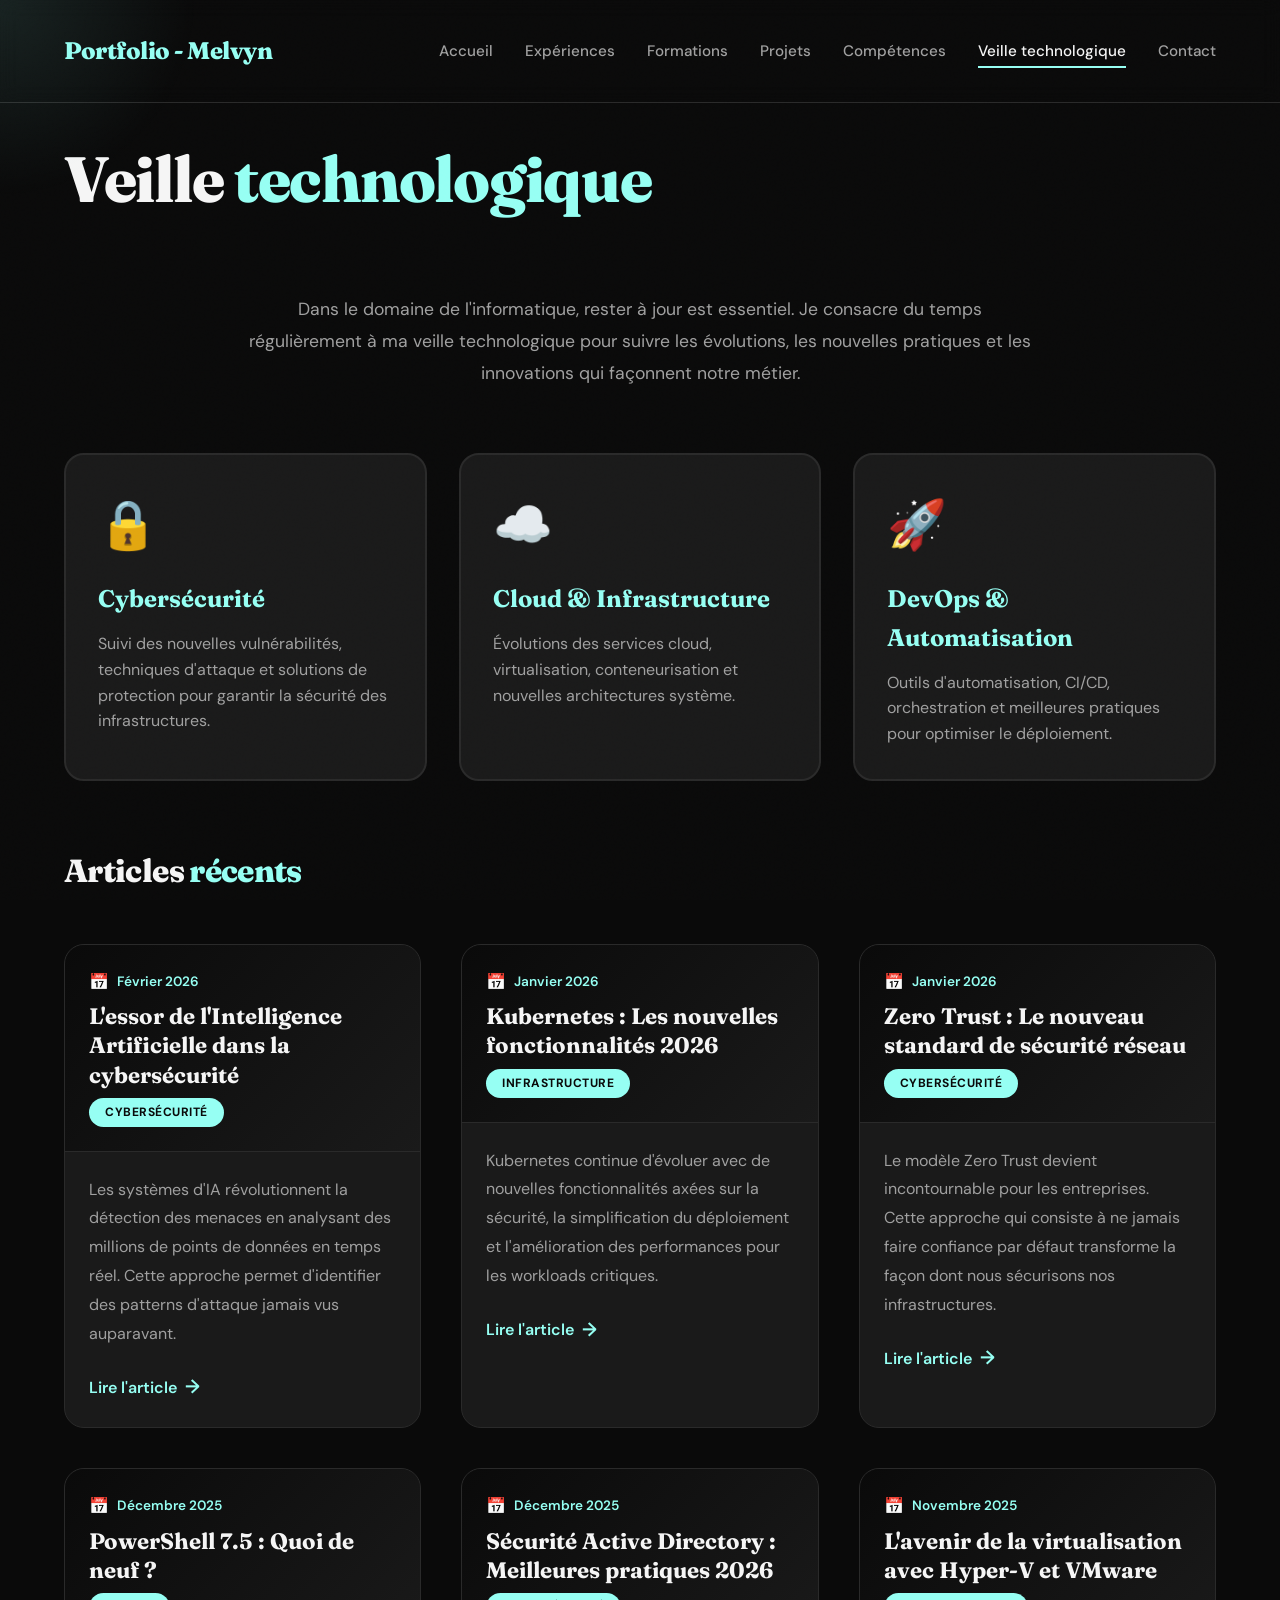
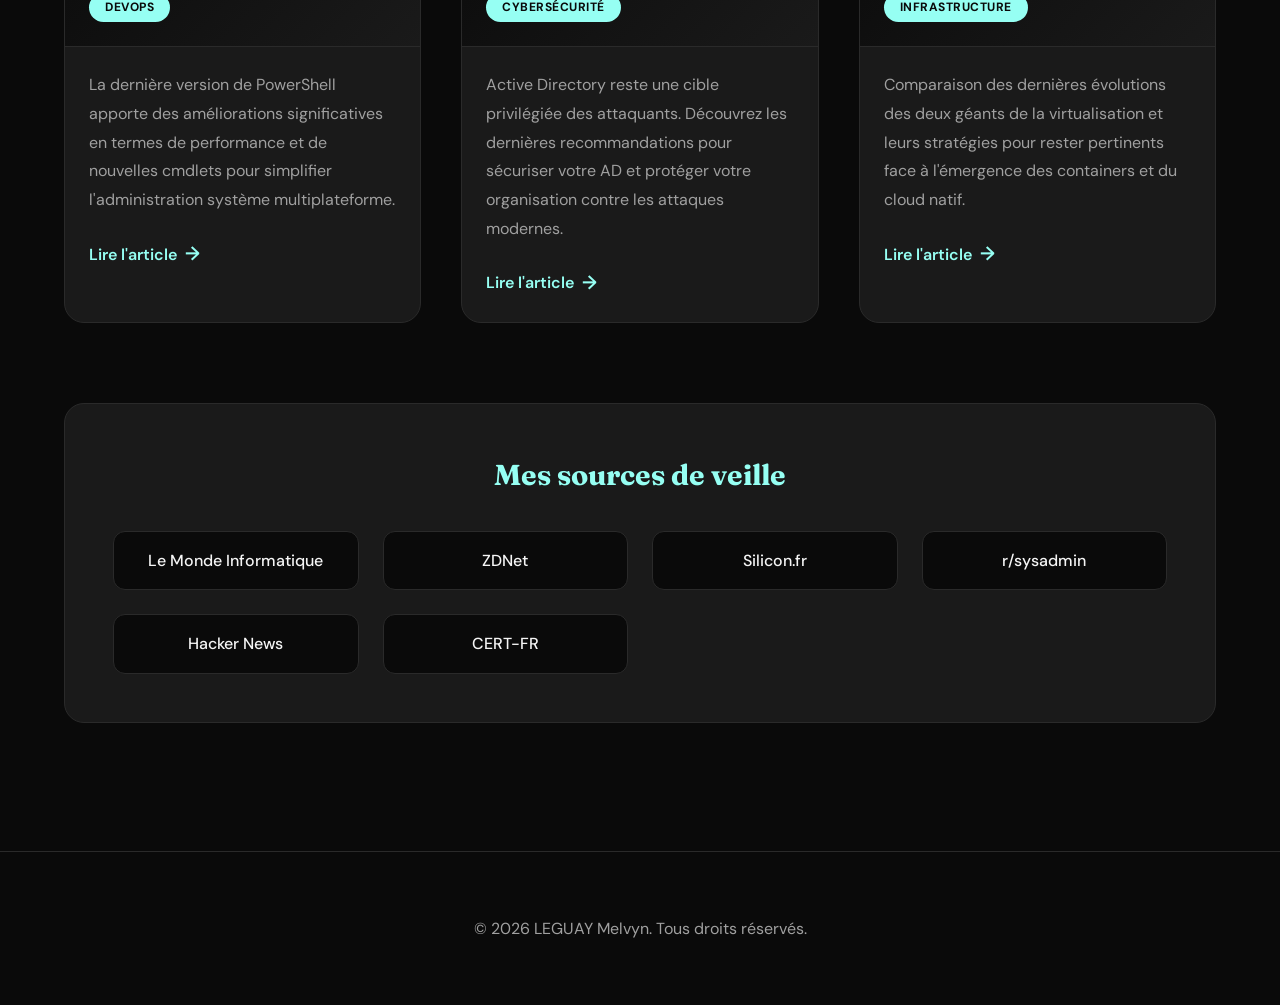
<file: veilles.html>
<!DOCTYPE html>
<html lang="fr">
<head>
    <meta charset="UTF-8">
    <meta name="viewport" content="width=device-width, initial-scale=1.0">
    <title>Veille technologique - LEGUAY Melvyn</title>
    <meta name="description" content="Portfolio de LEGUAY Melvyn, technicien supérieur en informatique (BTS SIO SISR) - Veille technologique.">
    <link href="https://fonts.googleapis.com/css2?family=Fraunces:opsz,wght@9..144,300;9..144,600;9..144,800&family=DM+Sans:wght@400;500;700&display=swap" rel="stylesheet">
    <link rel="stylesheet" href="style.css">
</head>
<body>
    <div class="cursor-glow"></div>

    <header>
        <div class="logo">Portfolio - Melvyn</div>

        <!-- Menu Burger -->
        <div class="menu-toggle" id="menuToggle">
            <span></span>
            <span></span>
            <span></span>
        </div>

        <nav id="nav">
            <a href="index.html">Accueil</a>
            <a href="experiences.html">Expériences</a>
            <a href="formations.html">Formations</a>
            <a href="projets.html">Projets</a>
            <a href="competences.html">Compétences</a>
            <a href="veille.html" class="active">Veille technologique</a>
            <a href="contact.html">Contact</a>
        </nav>
    </header>

<section id="veille">
        <h2 class="section-title">Veille <span class="accent-text">technologique</span></h2>
        
        <div class="veille-intro">
            <p>
                Dans le domaine de l'informatique, rester à jour est essentiel. 
                Je consacre du temps régulièrement à ma veille technologique pour suivre les évolutions, 
                les nouvelles pratiques et les innovations qui façonnent notre métier.
            </p>
        </div>

        <div class="veille-categories">
            <div class="veille-category-card">
                <span class="veille-category-icon">🔒</span>
                <h3>Cybersécurité</h3>
                <p>Suivi des nouvelles vulnérabilités, techniques d'attaque et solutions de protection pour garantir la sécurité des infrastructures.</p>
            </div>

            <div class="veille-category-card">
                <span class="veille-category-icon">☁️</span>
                <h3>Cloud & Infrastructure</h3>
                <p>Évolutions des services cloud, virtualisation, conteneurisation et nouvelles architectures système.</p>
            </div>

            <div class="veille-category-card">
                <span class="veille-category-icon">🚀</span>
                <h3>DevOps & Automatisation</h3>
                <p>Outils d'automatisation, CI/CD, orchestration et meilleures pratiques pour optimiser le déploiement.</p>
            </div>
        </div>

        <h3 class="section-title" style="font-size: 2rem; margin-bottom: 3rem;">Articles <span class="accent-text">récents</span></h3>

        <div class="veille-articles">
            <!-- Article 1 -->
            <div class="veille-article">
                <div class="veille-article-header">
                    <span class="veille-article-date">Février 2026</span>
                    <h3>L'essor de l'Intelligence Artificielle dans la cybersécurité</h3>
                    <span class="veille-article-category">Cybersécurité</span>
                </div>
                <div class="veille-article-content">
                    <p>
                        Les systèmes d'IA révolutionnent la détection des menaces en analysant des millions de points de données 
                        en temps réel. Cette approche permet d'identifier des patterns d'attaque jamais vus auparavant.
                    </p>
                    <a href="#" class="veille-article-link">Lire l'article</a>
                </div>
            </div>

            <!-- Article 2 -->
            <div class="veille-article">
                <div class="veille-article-header">
                    <span class="veille-article-date">Janvier 2026</span>
                    <h3>Kubernetes : Les nouvelles fonctionnalités 2026</h3>
                    <span class="veille-article-category">Infrastructure</span>
                </div>
                <div class="veille-article-content">
                    <p>
                        Kubernetes continue d'évoluer avec de nouvelles fonctionnalités axées sur la sécurité, 
                        la simplification du déploiement et l'amélioration des performances pour les workloads critiques.
                    </p>
                    <a href="#" class="veille-article-link">Lire l'article</a>
                </div>
            </div>

            <!-- Article 3 -->
            <div class="veille-article">
                <div class="veille-article-header">
                    <span class="veille-article-date">Janvier 2026</span>
                    <h3>Zero Trust : Le nouveau standard de sécurité réseau</h3>
                    <span class="veille-article-category">Cybersécurité</span>
                </div>
                <div class="veille-article-content">
                    <p>
                        Le modèle Zero Trust devient incontournable pour les entreprises. 
                        Cette approche qui consiste à ne jamais faire confiance par défaut transforme la façon dont nous sécurisons nos infrastructures.
                    </p>
                    <a href="#" class="veille-article-link">Lire l'article</a>
                </div>
            </div>

            <!-- Article 4 -->
            <div class="veille-article">
                <div class="veille-article-header">
                    <span class="veille-article-date">Décembre 2025</span>
                    <h3>PowerShell 7.5 : Quoi de neuf ?</h3>
                    <span class="veille-article-category">DevOps</span>
                </div>
                <div class="veille-article-content">
                    <p>
                        La dernière version de PowerShell apporte des améliorations significatives en termes de performance 
                        et de nouvelles cmdlets pour simplifier l'administration système multiplateforme.
                    </p>
                    <a href="#" class="veille-article-link">Lire l'article</a>
                </div>
            </div>

            <!-- Article 5 -->
            <div class="veille-article">
                <div class="veille-article-header">
                    <span class="veille-article-date">Décembre 2025</span>
                    <h3>Sécurité Active Directory : Meilleures pratiques 2026</h3>
                    <span class="veille-article-category">Cybersécurité</span>
                </div>
                <div class="veille-article-content">
                    <p>
                        Active Directory reste une cible privilégiée des attaquants. 
                        Découvrez les dernières recommandations pour sécuriser votre AD et protéger votre organisation contre les attaques modernes.
                    </p>
                    <a href="#" class="veille-article-link">Lire l'article</a>
                </div>
            </div>

            <!-- Article 6 -->
            <div class="veille-article">
                <div class="veille-article-header">
                    <span class="veille-article-date">Novembre 2025</span>
                    <h3>L'avenir de la virtualisation avec Hyper-V et VMware</h3>
                    <span class="veille-article-category">Infrastructure</span>
                </div>
                <div class="veille-article-content">
                    <p>
                        Comparaison des dernières évolutions des deux géants de la virtualisation 
                        et leurs stratégies pour rester pertinents face à l'émergence des containers et du cloud natif.
                    </p>
                    <a href="#" class="veille-article-link">Lire l'article</a>
                </div>
            </div>
        </div>

        <div class="veille-sources">
            <h3>Mes sources de veille</h3>
            <div class="sources-grid">
                <div class="source-item">
                    <a href="https://www.lemondeinformatique.fr/" target="_blank">Le Monde Informatique</a>
                </div>
                <div class="source-item">
                    <a href="https://www.zdnet.fr/" target="_blank">ZDNet</a>
                </div>
                <div class="source-item">
                    <a href="https://www.silicon.fr/" target="_blank">Silicon.fr</a>
                </div>
                <div class="source-item">
                    <a href="https://www.reddit.com/r/sysadmin/" target="_blank">r/sysadmin</a>
                </div>
                <div class="source-item">
                    <a href="https://news.ycombinator.com/" target="_blank">Hacker News</a>
                </div>
                <div class="source-item">
                    <a href="https://www.cert.ssi.gouv.fr/" target="_blank">CERT-FR</a>
                </div>
            </div>
        </div>
    </section>

    <footer>
        <p>&copy; 2026 LEGUAY Melvyn. Tous droits réservés.</p>
    </footer>

    <script src="script.js"></script>
</body>
</html>
</file>
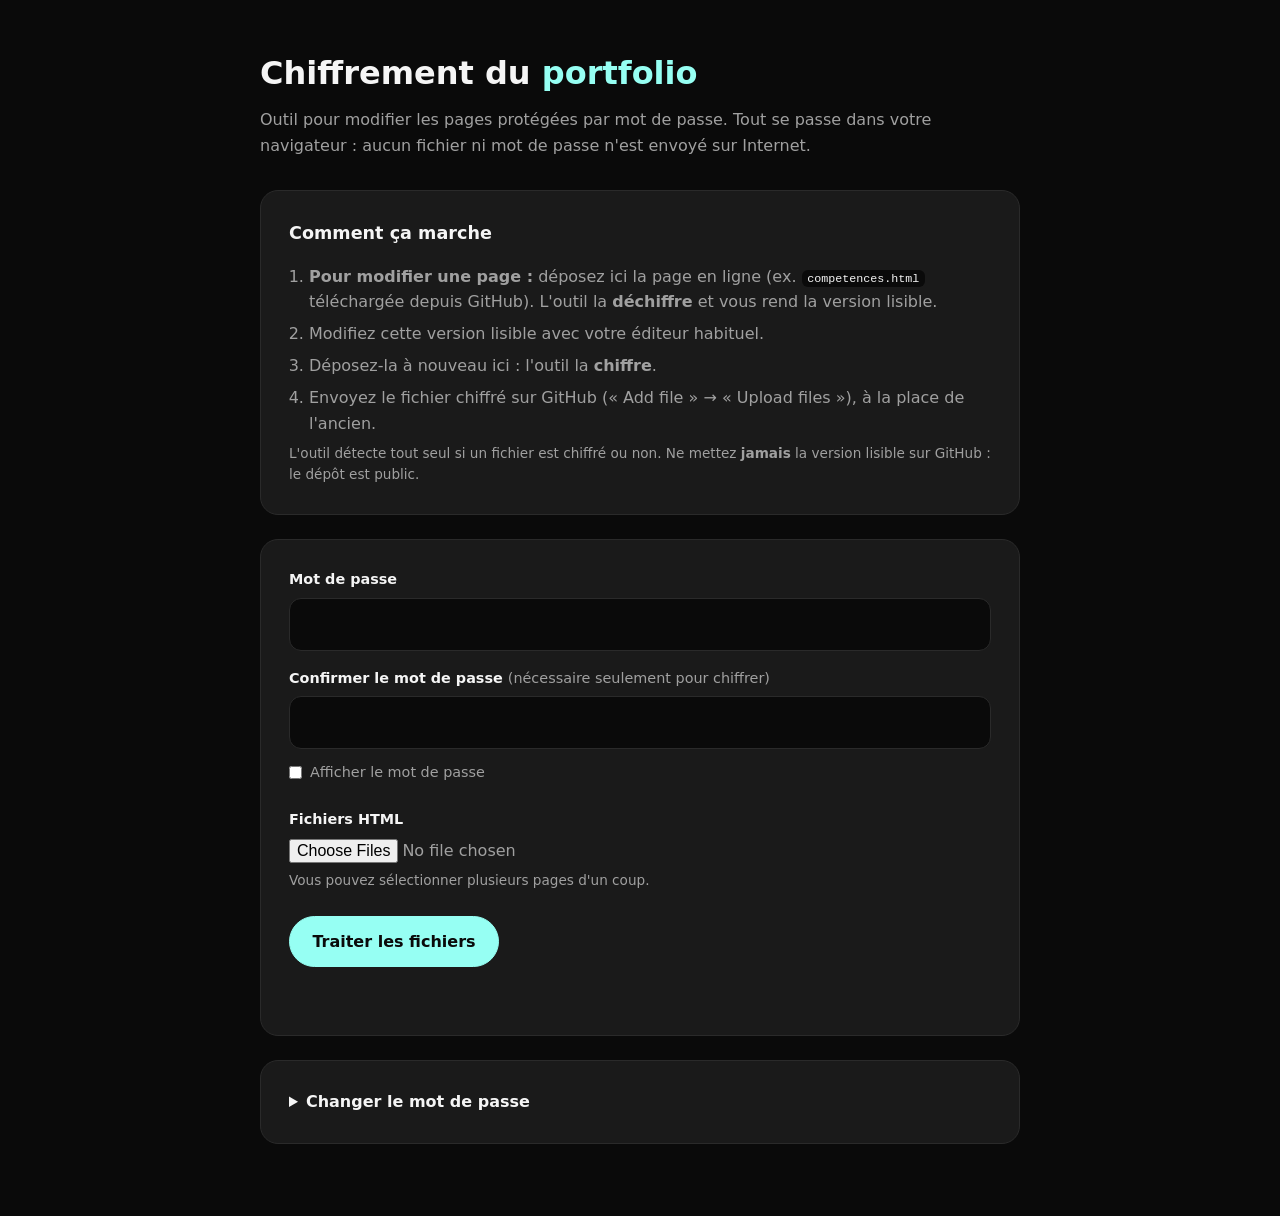
<file: outils/chiffrement.html>
<!DOCTYPE html>
<html lang="fr">
<head>
    <meta charset="UTF-8">
    <meta name="viewport" content="width=device-width, initial-scale=1.0">
    <meta name="robots" content="noindex, nofollow">
    <title>Chiffrement du portfolio</title>
    <style>
        :root {
            --bg: #0a0a0a;
            --bg-2: #1a1a1a;
            --border: #2a2a2a;
            --accent: #96fff3;
            --text: #f5f5f5;
            --muted: #a0a0a0;
            --ok: #96fff3;
            --warn: #ffc978;
            --err: #ff9696;
        }
        * { box-sizing: border-box; margin: 0; padding: 0; }
        body {
            font-family: system-ui, -apple-system, 'Segoe UI', sans-serif;
            background: var(--bg);
            color: var(--text);
            line-height: 1.6;
            padding: 3rem 1.25rem;
        }
        main { max-width: 760px; margin: 0 auto; }
        h1 { font-size: 2rem; margin-bottom: 0.5rem; }
        h1 span { color: var(--accent); }
        h2 { font-size: 1.1rem; margin-bottom: 1rem; }
        p, li { color: var(--muted); }
        .lead { margin-bottom: 2rem; }
        .card {
            background: var(--bg-2);
            border: 1px solid var(--border);
            border-radius: 18px;
            padding: 1.75rem;
            margin-bottom: 1.5rem;
        }
        ol { padding-left: 1.25rem; }
        ol li { margin-bottom: 0.4rem; }
        code { color: var(--text); background: var(--bg); padding: 0.1rem 0.35rem; border-radius: 6px; font-size: 0.9em; }
        label { display: block; font-weight: 700; font-size: 0.9rem; margin: 1rem 0 0.4rem; color: var(--text); }
        label:first-of-type { margin-top: 0; }
        input[type="password"], input[type="text"] {
            width: 100%;
            font: inherit;
            padding: 0.8rem 1rem;
            border-radius: 12px;
            border: 1px solid var(--border);
            background: var(--bg);
            color: var(--text);
        }
        input:focus { outline: none; border-color: var(--accent); }
        input[type="file"] { color: var(--muted); font: inherit; }
        .hint { font-size: 0.85rem; margin-top: 0.4rem; }
        .row { display: flex; gap: 0.75rem; flex-wrap: wrap; margin-top: 1.5rem; }
        button, .btn {
            font: inherit;
            font-weight: 700;
            padding: 0.75rem 1.4rem;
            border-radius: 999px;
            border: 1px solid var(--accent);
            background: var(--accent);
            color: var(--bg);
            cursor: pointer;
            text-decoration: none;
            display: inline-block;
        }
        button.secondary, .btn.secondary { background: transparent; color: var(--accent); }
        button:disabled { opacity: 0.5; cursor: wait; }
        .show { display: flex; align-items: center; gap: 0.5rem; font-weight: 400; color: var(--muted); margin-top: 0.75rem; }
        #message { margin-top: 1rem; min-height: 1.5rem; }
        #message.err { color: var(--err); }
        #message.ok { color: var(--ok); }
        #results { list-style: none; display: flex; flex-direction: column; gap: 0.6rem; }
        #results li {
            display: flex;
            align-items: center;
            justify-content: space-between;
            gap: 1rem;
            flex-wrap: wrap;
            padding: 0.8rem 1rem;
            border: 1px solid var(--border);
            border-radius: 12px;
            background: var(--bg);
        }
        .name { color: var(--text); font-weight: 600; }
        .status { font-size: 0.85rem; }
        .status.ok { color: var(--ok); }
        .status.warn { color: var(--warn); }
        .status.err { color: var(--err); }
        .btn.small { padding: 0.4rem 1rem; font-size: 0.85rem; }
        details summary { cursor: pointer; color: var(--text); font-weight: 700; }
        details p { margin-top: 0.75rem; }
    </style>
</head>
<body>
<main>
    <h1>Chiffrement du <span>portfolio</span></h1>
    <p class="lead">Outil pour modifier les pages protégées par mot de passe. Tout se passe dans votre navigateur : aucun fichier ni mot de passe n'est envoyé sur Internet.</p>

    <div class="card">
        <h2>Comment ça marche</h2>
        <ol>
            <li><strong>Pour modifier une page :</strong> déposez ici la page en ligne (ex. <code>competences.html</code> téléchargée depuis GitHub). L'outil la <strong>déchiffre</strong> et vous rend la version lisible.</li>
            <li>Modifiez cette version lisible avec votre éditeur habituel.</li>
            <li>Déposez-la à nouveau ici : l'outil la <strong>chiffre</strong>.</li>
            <li>Envoyez le fichier chiffré sur GitHub (« Add file » → « Upload files »), à la place de l'ancien.</li>
        </ol>
        <p class="hint">L'outil détecte tout seul si un fichier est chiffré ou non. Ne mettez <strong>jamais</strong> la version lisible sur GitHub : le dépôt est public.</p>
    </div>

    <div class="card">
        <label for="password">Mot de passe</label>
        <input type="password" id="password" autocomplete="off" spellcheck="false">
        <label for="confirm">Confirmer le mot de passe <span style="font-weight:400;color:var(--muted)">(nécessaire seulement pour chiffrer)</span></label>
        <input type="password" id="confirm" autocomplete="off" spellcheck="false">
        <label class="show"><input type="checkbox" id="showPwd"> Afficher le mot de passe</label>

        <label for="files" style="margin-top:1.5rem">Fichiers HTML</label>
        <input type="file" id="files" accept=".html,text/html" multiple>
        <p class="hint">Vous pouvez sélectionner plusieurs pages d'un coup.</p>

        <div class="row">
            <button type="button" id="process">Traiter les fichiers</button>
        </div>
        <p id="message" role="status"></p>
    </div>

    <div class="card" id="resultsCard" hidden>
        <h2>Fichiers prêts</h2>
        <ul id="results"></ul>
        <div class="row">
            <button type="button" class="secondary" id="downloadAll">Tout télécharger</button>
        </div>
    </div>

    <div class="card">
        <details>
            <summary>Changer le mot de passe</summary>
            <p>Déchiffrez toutes les pages avec l'ancien mot de passe, puis chiffrez-les toutes avec le nouveau et remplacez-les sur GitHub. Les visiteurs déjà connectés devront saisir le nouveau mot de passe.</p>
            <p>Choisissez un mot de passe long : au moins 4 mots sans rapport entre eux, ou 16 caractères minimum.</p>
        </details>
    </div>
</main>

<script>
(function () {
    'use strict';

    // Paramètres partagés avec lock.js (le sel et le nombre d'itérations sont stockés dans chaque page)
    const SITE_SALT = 'oXYEAdDPG2DRvza8B5YdHQ==';
    const ITERATIONS = 600000;
    const LOCK_META = '<meta name="robots" content="noindex, nofollow" data-lock>';

    const $ = id => document.getElementById(id);
    const pwd = $('password');
    const confirmPwd = $('confirm');
    const filesInput = $('files');
    const processBtn = $('process');
    const message = $('message');
    const resultsCard = $('resultsCard');
    const resultsList = $('results');
    let outputs = [];

    $('showPwd').addEventListener('change', e => {
        const type = e.target.checked ? 'text' : 'password';
        pwd.type = type;
        confirmPwd.type = type;
    });

    function b64ToBytes(b64) {
        const bin = atob(b64);
        const bytes = new Uint8Array(bin.length);
        for (let i = 0; i < bin.length; i++) bytes[i] = bin.charCodeAt(i);
        return bytes;
    }

    function bytesToB64(bytes) {
        let bin = '';
        for (let i = 0; i < bytes.length; i += 0x8000) {
            bin += String.fromCharCode.apply(null, bytes.subarray(i, i + 0x8000));
        }
        return btoa(bin);
    }

    const keyCache = new Map();
    async function deriveKey(password, saltB64, iterations) {
        const cacheKey = saltB64 + '|' + iterations;
        if (keyCache.has(cacheKey)) return keyCache.get(cacheKey);
        const material = await crypto.subtle.importKey('raw', new TextEncoder().encode(password.normalize('NFC')), 'PBKDF2', false, ['deriveKey']);
        const key = await crypto.subtle.deriveKey(
            { name: 'PBKDF2', salt: b64ToBytes(saltB64), iterations, hash: 'SHA-256' },
            material,
            { name: 'AES-GCM', length: 256 },
            false,
            ['encrypt', 'decrypt']
        );
        keyCache.set(cacheKey, key);
        return key;
    }

    function splitDocument(html) {
        const htmlTag = html.match(/<html[^>]*>/i);
        const head = html.match(/<head(?:\s[^>]*)?>([\s\S]*?)<\/head>/i);
        const body = html.match(/<body(?:\s[^>]*)?>([\s\S]*)<\/body>/i);
        if (!head || !body) throw new Error('balises <head> ou <body> introuvables');
        return {
            htmlTag: htmlTag ? htmlTag[0] : '<html lang="fr">',
            head: head[1],
            body: body[1]
        };
    }

    function escapeForScript(json) {
        // Empêche toute fermeture prématurée de la balise <script>
        return json.replace(/</g, '\\u003c');
    }

    async function encryptDocument(html, password) {
        const doc = splitDocument(html);
        const key = await deriveKey(password, SITE_SALT, ITERATIONS);
        const iv = crypto.getRandomValues(new Uint8Array(12));
        const cipher = new Uint8Array(await crypto.subtle.encrypt(
            { name: 'AES-GCM', iv },
            key,
            new TextEncoder().encode(doc.body)
        ));
        const payload = {
            v: 1,
            kdf: 'PBKDF2-SHA256',
            iter: ITERATIONS,
            salt: SITE_SALT,
            iv: bytesToB64(iv),
            data: bytesToB64(cipher)
        };
        const head = doc.head.replace(/\n?[ \t]*<meta[^>]*data-lock[^>]*>/gi, '').replace(/\s*$/, '');
        return '<!DOCTYPE html>\n' + doc.htmlTag + '\n<head>' + head + '\n    ' + LOCK_META + '\n</head>\n' +
            '<body class="is-locked">\n' +
            '    <noscript><p class="lock-noscript">Ce portfolio est protégé : activez JavaScript pour le déverrouiller.</p></noscript>\n' +
            '    <script type="application/json" id="encrypted-page">' + escapeForScript(JSON.stringify(payload)) + '<\/script>\n' +
            '    <script src="lock.js?v=2"><\/script>\n' +
            '</body>\n</html>\n';
    }

    async function decryptDocument(html, password) {
        const doc = splitDocument(html);
        const match = html.match(/<script[^>]*id="encrypted-page"[^>]*>([\s\S]*?)<\/script>/i);
        const payload = JSON.parse(match[1]);
        const key = await deriveKey(password, payload.salt, payload.iter);
        let plain;
        try {
            plain = await crypto.subtle.decrypt({ name: 'AES-GCM', iv: b64ToBytes(payload.iv) }, key, b64ToBytes(payload.data));
        } catch (e) {
            throw new Error('mot de passe incorrect');
        }
        const body = new TextDecoder().decode(plain);
        const head = doc.head.replace(/\n?[ \t]*<meta[^>]*data-lock[^>]*>/gi, '').replace(/\s*$/, '') + '\n';
        return '<!DOCTYPE html>\n' + doc.htmlTag + '\n<head>' + head + '</head>\n<body>' + body + '</body>\n</html>\n';
    }

    function isEncrypted(html) {
        return /id="encrypted-page"/.test(html);
    }

    function setMessage(text, kind) {
        message.textContent = text;
        message.className = kind || '';
    }

    function addResult(name, statusText, statusKind, content) {
        const li = document.createElement('li');
        const left = document.createElement('div');
        left.innerHTML = '<div class="name"></div><div class="status ' + statusKind + '"></div>';
        left.querySelector('.name').textContent = name;
        left.querySelector('.status').textContent = statusText;
        li.appendChild(left);
        if (content) {
            const url = URL.createObjectURL(new Blob([content], { type: 'text/html;charset=utf-8' }));
            const a = document.createElement('a');
            a.className = 'btn small';
            a.href = url;
            a.download = name;
            a.textContent = 'Télécharger';
            li.appendChild(a);
            outputs.push(a);
        }
        resultsList.appendChild(li);
    }

    processBtn.addEventListener('click', async () => {
        const files = Array.from(filesInput.files || []);
        const password = pwd.value;
        if (!password) return setMessage('Saisissez le mot de passe.', 'err');
        if (!files.length) return setMessage('Sélectionnez au moins un fichier HTML.', 'err');

        const contents = await Promise.all(files.map(f => f.text()));
        const needsEncryption = contents.some(c => !isEncrypted(c));
        if (needsEncryption) {
            if (password !== confirmPwd.value) {
                return setMessage('Pour chiffrer, les deux mots de passe doivent être identiques.', 'err');
            }
            if (password.length < 12) {
                return setMessage('Mot de passe trop court pour chiffrer : 12 caractères minimum (16 ou plus recommandés).', 'err');
            }
        }

        processBtn.disabled = true;
        setMessage('Traitement en cours… (quelques secondes)');
        outputs.forEach(a => URL.revokeObjectURL(a.href));
        outputs = [];
        resultsList.innerHTML = '';
        resultsCard.hidden = false;

        let errors = 0;
        for (let i = 0; i < files.length; i++) {
            const name = files[i].name;
            try {
                if (isEncrypted(contents[i])) {
                    addResult(name, 'Déchiffré : version lisible, à ne pas publier', 'warn', await decryptDocument(contents[i], password));
                } else {
                    addResult(name, 'Chiffré : prêt à être envoyé sur GitHub', 'ok', await encryptDocument(contents[i], password));
                }
            } catch (e) {
                errors++;
                addResult(name, 'Erreur : ' + e.message, 'err', null);
            }
        }
        processBtn.disabled = false;
        setMessage(errors ? errors + ' fichier(s) en erreur.' : 'Terminé.', errors ? 'err' : 'ok');
    });

    $('downloadAll').addEventListener('click', () => {
        outputs.forEach((a, i) => setTimeout(() => a.click(), i * 300));
    });

    if (!window.crypto || !crypto.subtle) {
        processBtn.disabled = true;
        setMessage('Ce navigateur ne permet pas le chiffrement. Utilisez un navigateur récent (Chrome, Firefox, Edge, Safari).', 'err');
    }
})();
</script>
</body>
</html>
</file>
<file: style.css>
:root {
            --bg-primary: #0a0a0a;
            --bg-secondary: #1a1a1a;
            --accent: #96fff3;
            --accent-dim: #ffffff;
            --text-primary: #f5f5f5;
            --text-secondary: #a0a0a0;
            --border: #2a2a2a;
        }

        * {
            margin: 0;
            padding: 0;
            box-sizing: border-box;
        }

        body {
            font-family: 'DM Sans', sans-serif;
            background: var(--bg-primary);
            color: var(--text-primary);
            overflow-x: hidden;
            line-height: 1.6;
        }

        /* Grain texture overlay */
        body::before {
            content: '';
            position: fixed;
            top: 0;
            left: 0;
            width: 100%;
            height: 100%;
            opacity: 0.03;
            pointer-events: none;
            background-image: url("data:image/svg+xml,%3Csvg viewBox='0 0 400 400' xmlns='http://www.w3.org/2000/svg'%3E%3Cfilter id='noiseFilter'%3E%3CfeTurbulence type='fractalNoise' baseFrequency='0.9' numOctaves='4' /%3E%3C/filter%3E%3Crect width='100%25' height='100%25' filter='url(%23noiseFilter)' /%3E%3C/svg%3E");
            z-index: 1000;
            mix-blend-mode: overlay;
        }

        .cursor-glow {
            position: fixed;
            width: 400px;
            height: 400px;
            background: radial-gradient(circle, rgba(150, 255, 243, 0.1) 0%, transparent 70%);
            pointer-events: none;
            z-index: 999;
            transition: transform 0.2s ease-out;
            transform: translate(-50%, -50%);
        }

        header {
            position: fixed;
            top: 0;
            width: 100%;
            padding: 2rem 4rem;
            display: flex;
            justify-content: space-between;
            align-items: center;
            z-index: 100;
            backdrop-filter: blur(10px);
            border-bottom: 1px solid var(--border);
            animation: slideDown 0.8s ease-out;
        }

        @keyframes slideDown {
            from {
                transform: translateY(-100%);
                opacity: 0;
            }
            to {
                transform: translateY(0);
                opacity: 1;
            }
        }

        .logo {
            font-family: 'Fraunces', serif;
            font-size: 1.5rem;
            font-weight: 800;
            color: var(--accent);
            letter-spacing: -0.02em;
        }

        /* MENU BURGER RESPONSIVE */
        .menu-toggle {
            display: none;
            flex-direction: column;
            gap: 5px;
            cursor: pointer;
            z-index: 101;
        }

        .menu-toggle span {
            display: block;
            width: 25px;
            height: 3px;
            background: var(--accent);
            transition: all 0.3s ease;
            border-radius: 3px;
        }

        .menu-toggle.active span:nth-child(1) {
            transform: rotate(45deg) translate(8px, 8px);
        }

        .menu-toggle.active span:nth-child(2) {
            opacity: 0;
        }

        .menu-toggle.active span:nth-child(3) {
            transform: rotate(-45deg) translate(7px, -7px);
        }

        nav {
            display: flex;
            gap: 2rem;
        }

        nav a {
            color: var(--text-secondary);
            text-decoration: none;
            font-size: 0.95rem;
            font-weight: 500;
            transition: color 0.3s ease;
            position: relative;
            white-space: nowrap;
        }

        nav a::after {
            content: '';
            position: absolute;
            bottom: -5px;
            left: 0;
            width: 0;
            height: 2px;
            background: var(--accent);
            transition: width 0.3s ease;
        }

        nav a:hover {
            color: var(--text-primary);
        }

        nav a:hover::after {
            width: 100%;
        }

        .hero {
            min-height: 100vh;
            display: flex;
            align-items: center;
            padding: 0 4rem;
            position: relative;
            overflow: hidden;
        }

        .hero-content {
            max-width: 900px;
            z-index: 2;
        }

        .hero h1 {
            font-family: 'Fraunces', serif;
            font-size: clamp(3rem, 8vw, 7rem);
            font-weight: 800;
            line-height: 0.95;
            margin-bottom: 1.5rem;
            letter-spacing: -0.03em;
            animation: fadeInUp 1s ease-out 0.2s both;
        }

        @keyframes fadeInUp {
            from {
                opacity: 0;
                transform: translateY(50px);
            }
            to {
                opacity: 1;
                transform: translateY(0);
            }
        }

        .accent-text {
            color: var(--accent);
        }

        .hero p {
            font-size: 1.25rem;
            color: var(--text-secondary);
            max-width: 600px;
            margin-bottom: 3rem;
            animation: fadeInUp 1s ease-out 0.4s both;
        }

        .cta-button {
            display: inline-block;
            padding: 1rem 2.5rem;
            background: var(--accent);
            color: var(--bg-primary);
            text-decoration: none;
            font-weight: 700;
            border-radius: 50px;
            transition: all 0.3s ease;
            animation: fadeInUp 1s ease-out 0.6s both;
            position: relative;
            overflow: hidden;
        }

        .cta-button::before {
            content: '';
            position: absolute;
            top: 50%;
            left: 50%;
            width: 0;
            height: 0;
            background: var(--accent-dim);
            border-radius: 50%;
            transform: translate(-50%, -50%);
            transition: width 0.5s ease, height 0.5s ease;
        }

        .cta-button:hover::before {
            width: 300px;
            height: 300px;
        }

        .cta-button span {
            position: relative;
            z-index: 1;
        }

        .hero-decoration {
            position: absolute;
            right: -10%;
            top: 50%;
            transform: translateY(-50%);
            width: 600px;
            height: 600px;
            border: 2px solid var(--border);
            border-radius: 50%;
            animation: rotate 30s linear infinite;
        }

        .hero-decoration::before,
        .hero-decoration::after {
            content: '';
            position: absolute;
            border: 2px solid var(--border);
            border-radius: 50%;
        }

        .hero-decoration::before {
            top: 50px;
            left: 50px;
            right: 50px;
            bottom: 50px;
            animation: rotate 20s linear infinite reverse;
        }

        .hero-decoration::after {
            top: 100px;
            left: 100px;
            right: 100px;
            bottom: 100px;
            border-color: var(--accent);
            animation: rotate 15s linear infinite;
        }

        @keyframes rotate {
            from {
                transform: rotate(0deg);
            }
            to {
                transform: rotate(360deg);
            }
        }

        section {
            padding: 8rem 4rem;
            position: relative;
        }

        .section-title {
            font-family: 'Fraunces', serif;
            font-size: clamp(2.5rem, 5vw, 4rem);
            font-weight: 800;
            margin-bottom: 4rem;
            letter-spacing: -0.02em;
        }

        .experience-title {
            font-family: 'Fraunces', serif;
            font-size: 1.6rem;
            margin-bottom: 0.3rem;
            color: var(--text-primary);
            font-weight: 600;
        }

        .experience-company {
            font-size: 1.1rem;
            margin-bottom: 1rem;
            color: var(--accent);
            font-weight: 500;
        }

        .experience-description {
            color: var(--text-secondary);
            line-height: 1.8;
        }

        .experience-tasks {
            margin-top: 1.5rem;
            padding-top: 1.5rem;
            border-top: 1px solid var(--border);
            list-style: none;
            display: flex;
            flex-wrap: wrap;
            gap: 0.6rem;
        }

        .experience-tasks li {
            padding: 0.4rem 1rem;
            background: var(--bg-primary);
            border: 1px solid var(--border);
            border-radius: 15px;
            font-size: 0.85rem;
            color: var(--text-secondary);
        }

        /* PROJETS EN LIGNE */
        .projects-grid {
            display: flex;
            gap: 2rem;
            overflow-x: auto;
            padding-bottom: 2rem;
            scroll-snap-type: x mandatory;
        }

        .projects-grid::-webkit-scrollbar {
            height: 8px;
        }

        .projects-grid::-webkit-scrollbar-track {
            background: var(--bg-secondary);
            border-radius: 10px;
        }

        .projects-grid::-webkit-scrollbar-thumb {
            background: var(--accent);
            border-radius: 10px;
        }

        .projects-grid::-webkit-scrollbar-thumb:hover {
            background: var(--text-primary);
        }

        .project-card {
            min-width: 400px;
            flex-shrink: 0;
            scroll-snap-align: start;
            background: var(--bg-secondary);
            border: 1px solid var(--border);
            border-radius: 20px;
            overflow: hidden;
            transition: all 0.4s ease;
            cursor: pointer;
        }

        .project-card:hover {
            transform: translateY(-10px);
            border-color: var(--accent);
            box-shadow: 0 20px 60px rgba(150, 255, 243, 0.1);
        }

        .project-image {
            width: 100%;
            height: 250px;
            background: linear-gradient(135deg, var(--bg-primary) 0%, var(--border) 100%);
            position: relative;
            overflow: hidden;
            background-size: cover;
            background-position: center;
        }

        .project-content {
            padding: 2rem;
        }

        .project-content h3 {
            font-family: 'Fraunces', serif;
            font-size: 1.5rem;
            margin-bottom: 0.5rem;
            font-weight: 600;
        }

        .project-content p {
            color: var(--text-secondary);
            margin-bottom: 1.5rem;
        }

        .project-tags {
            display: flex;
            flex-wrap: wrap;
            gap: 0.5rem;
        }

        .tag {
            padding: 0.4rem 1rem;
            background: var(--bg-primary);
            border: 1px solid var(--border);
            border-radius: 20px;
            font-size: 0.85rem;
            color: var(--text-secondary);
        }

        .formation-school {
            font-family: 'Fraunces', serif;
            font-size: 1.6rem;
            margin-bottom: 0.5rem;
            color: var(--accent);
            font-weight: 600;
        }

        .formation-degree {
            font-size: 1.2rem;
            margin-bottom: 1rem;
            color: var(--text-primary);
            font-weight: 500;
        }

        .formation-description {
            color: var(--text-secondary);
            line-height: 1.8;
        }

        .formation-highlights {
            margin-top: 1.5rem;
            padding-top: 1.5rem;
            border-top: 1px solid var(--border);
        }

        .formation-highlights h4 {
            color: var(--accent);
            font-size: 0.9rem;
            margin-bottom: 0.8rem;
            text-transform: uppercase;
            letter-spacing: 1px;
        }

        .formation-highlights ul {
            list-style: none;
            display: flex;
            flex-wrap: wrap;
            gap: 0.5rem;
        }

        .formation-highlights li {
            padding: 0.4rem 1rem;
            background: var(--bg-primary);
            border: 1px solid var(--border);
            border-radius: 15px;
            font-size: 0.85rem;
            color: var(--text-secondary);
        }

        /* SECTION VEILLE TECHNOLOGIQUE */
        .veille-intro {
            max-width: 800px;
            margin: 0 auto 4rem;
            text-align: center;
        }

        .veille-intro p {
            color: var(--text-secondary);
            font-size: 1.1rem;
            line-height: 1.8;
        }

        .veille-categories {
            display: grid;
            grid-template-columns: repeat(auto-fit, minmax(300px, 1fr));
            gap: 2rem;
            margin-bottom: 4rem;
        }

        .veille-category-card {
            background: var(--bg-secondary);
            border: 2px solid var(--border);
            border-radius: 20px;
            padding: 2rem;
            transition: all 0.4s ease;
            cursor: pointer;
            position: relative;
            overflow: hidden;
        }

        .veille-category-card::before {
            content: '';
            position: absolute;
            top: 0;
            left: 0;
            width: 100%;
            height: 5px;
            background: var(--accent);
            transform: scaleX(0);
            transition: transform 0.4s ease;
        }

        .veille-category-card:hover::before {
            transform: scaleX(1);
        }

        .veille-category-card:hover {
            border-color: var(--accent);
            transform: translateY(-5px);
            box-shadow: 0 20px 60px rgba(150, 255, 243, 0.15);
        }

        .veille-category-icon {
            font-size: 3rem;
            margin-bottom: 1rem;
            display: block;
        }

        .veille-category-card h3 {
            font-family: 'Fraunces', serif;
            font-size: 1.5rem;
            margin-bottom: 0.8rem;
            color: var(--accent);
        }

        .veille-category-card p {
            color: var(--text-secondary);
            line-height: 1.6;
        }

        .veille-category-card.active {
            border-color: var(--accent);
            box-shadow: 0 20px 60px rgba(150, 255, 243, 0.2);
        }

        .veille-category-card.active::before {
            transform: scaleX(1);
        }

        /* Module "Actualité en direct" (flux RSS) */
        .veille-live {
            margin-bottom: 4rem;
            padding: 3rem;
            background: var(--bg-secondary);
            border: 1px solid var(--border);
            border-radius: 20px;
        }

        .veille-live-header {
            display: flex;
            justify-content: space-between;
            align-items: flex-start;
            flex-wrap: wrap;
            gap: 1.5rem;
            margin-bottom: 2rem;
            padding-bottom: 1.5rem;
            border-bottom: 1px solid var(--border);
        }

        .veille-live-header h3 {
            font-family: 'Fraunces', serif;
            font-size: 1.8rem;
            color: var(--text-primary);
        }

        .veille-live-subtitle {
            color: var(--text-secondary);
            margin-top: 0.4rem;
            font-size: 0.95rem;
        }

        .veille-live-controls {
            display: flex;
            align-items: center;
            gap: 1rem;
            flex-wrap: wrap;
        }

        .veille-live-updated {
            font-size: 0.8rem;
            color: var(--text-secondary);
        }

        .veille-live-refresh {
            background: var(--accent);
            color: var(--bg-primary);
            border: none;
            padding: 0.6rem 1.3rem;
            border-radius: 50px;
            font-weight: 700;
            font-size: 0.85rem;
            cursor: pointer;
            transition: all 0.3s ease;
            font-family: inherit;
        }

        .veille-live-refresh:hover {
            transform: translateY(-2px);
            box-shadow: 0 10px 25px rgba(150, 255, 243, 0.3);
        }

        .veille-live-refresh:disabled {
            opacity: 0.5;
            cursor: not-allowed;
            transform: none;
        }

        .veille-live-list {
            display: flex;
            flex-direction: column;
            gap: 1.25rem;
        }

        .veille-live-empty,
        .veille-live-error,
        .veille-live-loading {
            color: var(--text-secondary);
            text-align: center;
            padding: 2rem 0;
        }

        .veille-live-error {
            color: #ff9696;
        }

        .veille-live-item {
            display: block;
            padding: 1.25rem 1.5rem;
            background: var(--bg-primary);
            border: 1px solid var(--border);
            border-radius: 14px;
            text-decoration: none;
            transition: all 0.3s ease;
        }

        .veille-live-item:hover {
            border-color: var(--accent);
            transform: translateX(6px);
        }

        .veille-live-item-date {
            display: block;
            font-size: 0.8rem;
            color: var(--accent);
            font-weight: 600;
            margin-bottom: 0.4rem;
        }

        .veille-live-item-title {
            display: block;
            font-family: 'Fraunces', serif;
            font-size: 1.15rem;
            color: var(--text-primary);
            margin-bottom: 0.3rem;
            line-height: 1.4;
        }

        .veille-live-item-desc {
            display: block;
            font-size: 0.9rem;
            color: var(--text-secondary);
            line-height: 1.6;
        }

        .veille-articles {
            display: grid;
            grid-template-columns: repeat(auto-fit, minmax(350px, 1fr));
            gap: 2.5rem;
        }

        .veille-article {
            background: var(--bg-secondary);
            border: 1px solid var(--border);
            border-radius: 20px;
            overflow: hidden;
            transition: all 0.4s ease;
        }

        .veille-article:hover {
            transform: translateY(-10px);
            border-color: var(--accent);
            box-shadow: 0 20px 60px rgba(150, 255, 243, 0.15);
        }

        .veille-article-header {
            padding: 1.5rem;
            background: linear-gradient(135deg, var(--bg-primary) 0%, var(--bg-secondary) 100%);
            border-bottom: 1px solid var(--border);
        }

        .veille-article-date {
            color: var(--accent);
            font-size: 0.85rem;
            font-weight: 600;
            margin-bottom: 0.5rem;
            display: flex;
            align-items: center;
            gap: 0.5rem;
        }

        .veille-article-date::before {
            content: '📅';
            font-size: 1rem;
        }

        .veille-article h3 {
            font-family: 'Fraunces', serif;
            font-size: 1.4rem;
            color: var(--text-primary);
            margin-bottom: 0.5rem;
            line-height: 1.3;
        }

        .veille-article-category {
            display: inline-block;
            padding: 0.3rem 1rem;
            background: var(--accent);
            color: var(--bg-primary);
            border-radius: 15px;
            font-size: 0.75rem;
            font-weight: 700;
            text-transform: uppercase;
            letter-spacing: 0.5px;
        }

        .veille-article-content {
            padding: 1.5rem;
        }

        .veille-article-content p {
            color: var(--text-secondary);
            line-height: 1.8;
            margin-bottom: 1.5rem;
        }

        .veille-article-link {
            display: inline-flex;
            align-items: center;
            gap: 0.5rem;
            color: var(--accent);
            text-decoration: none;
            font-weight: 600;
            transition: all 0.3s ease;
        }

        .veille-article-link:hover {
            gap: 1rem;
            color: var(--text-primary);
        }

        .veille-article-link::after {
            content: '→';
            font-size: 1.2rem;
        }

        .veille-sources {
            margin-top: 5rem;
            padding: 3rem;
            background: var(--bg-secondary);
            border: 1px solid var(--border);
            border-radius: 20px;
        }

        .veille-sources h3 {
            font-family: 'Fraunces', serif;
            font-size: 1.8rem;
            margin-bottom: 2rem;
            color: var(--accent);
            text-align: center;
        }

        .sources-grid {
            display: grid;
            grid-template-columns: repeat(auto-fit, minmax(200px, 1fr));
            gap: 1.5rem;
        }

        .source-item {
            padding: 1rem;
            background: var(--bg-primary);
            border: 1px solid var(--border);
            border-radius: 12px;
            text-align: center;
            transition: all 0.3s ease;
        }

        .source-item:hover {
            border-color: var(--accent);
            transform: scale(1.05);
        }

        .source-item a {
            color: var(--text-primary);
            text-decoration: none;
            font-weight: 500;
        }

        .source-item:hover a {
            color: var(--accent);
        }

        footer {
            padding: 3rem 4rem;
            text-align: center;
            border-top: 1px solid var(--border);
            color: var(--text-secondary);
        }

        /* RESPONSIVE MOBILE */
        @media (max-width: 968px) {
            .menu-toggle {
                display: flex;
            }

            nav {
                position: fixed;
                top: 0;
                right: -100%;
                width: 300px;
                height: 100vh;
                background: var(--bg-primary);
                border-left: 1px solid var(--border);
                flex-direction: column;
                padding: 6rem 2rem 2rem;
                gap: 1.5rem;
                transition: right 0.3s ease;
                overflow-y: auto;
            }

            nav.active {
                right: 0;
            }

            nav a {
                font-size: 1.1rem;
                padding: 1rem 0;
                border-bottom: 1px solid var(--border);
            }
        }

        @media (max-width: 768px) {
            header,
            section,
            footer {
                padding-left: 2rem;
                padding-right: 2rem;
            }

            .hero {
                padding: 0 2rem;
            }

            .projects-grid {
                gap: 1.5rem;
            }

            .project-card {
                min-width: 300px;
            }

            .hero-decoration {
                width: 400px;
                height: 400px;
            }
        }

/* ÉTAT ACTIF DU MENU (page courante) */
nav a.active {
    color: var(--text-primary);
}

nav a.active::after {
    width: 100%;
}

/* ACCESSIBILITÉ : focus clavier visible */
a:focus-visible,
button:focus-visible,
.menu-toggle:focus-visible {
    outline: 2px solid var(--accent);
    outline-offset: 4px;
    border-radius: 4px;
}

/* Respect de la préférence "mouvement réduit" */
@media (prefers-reduced-motion: reduce) {
    *,
    *::before,
    *::after {
        animation-duration: 0.01ms !important;
        animation-iteration-count: 1 !important;
        transition-duration: 0.01ms !important;
        scroll-behavior: auto !important;
    }
}

/* Largeur de lecture confortable sur grands écrans (hero exclu : mise en page dédiée) */
.container {
    max-width: 1400px;
    margin-left: auto;
    margin-right: auto;
}

/* Phrase d'introduction sous le titre de section */
.section-intro {
    color: var(--text-secondary);
    font-size: 1.1rem;
    max-width: 640px;
    margin-bottom: 4rem;
    line-height: 1.7;
}

.section-title + .section-intro {
    margin-top: -2.5rem;
}

/* HERO — rôle, faits clés et double appel à l'action */
.hero-role {
    animation: fadeInUp 1s ease-out 0.4s both;
}

.hero-meta {
    display: flex;
    flex-wrap: wrap;
    gap: 2.5rem;
    margin: 2.5rem 0;
    padding: 2rem 0;
    border-top: 1px solid var(--border);
    border-bottom: 1px solid var(--border);
    animation: fadeInUp 1s ease-out 0.5s both;
}

.hero-meta-item {
    display: flex;
    flex-direction: column;
    gap: 0.35rem;
}

.hero-meta-label {
    font-size: 0.8rem;
    color: var(--text-secondary);
}

.hero-meta-value {
    font-family: 'Fraunces', serif;
    font-size: 1.05rem;
    color: var(--text-primary);
}

.hero-actions {
    display: flex;
    flex-wrap: wrap;
    gap: 1.25rem;
    animation: fadeInUp 1s ease-out 0.6s both;
}

.cta-button-ghost {
    background: transparent;
    color: var(--text-primary);
    border: 1px solid var(--border);
}

.cta-button-ghost::before {
    background: var(--accent);
    opacity: 0.15;
}

.cta-button-ghost:hover {
    border-color: var(--accent);
}

/* FOOTER enrichi avec liens rapides */
footer {
    padding: 4rem;
    border-top: 1px solid var(--border);
}

.footer-inner {
    max-width: 1400px;
    margin: 0 auto;
    display: flex;
    flex-wrap: wrap;
    justify-content: space-between;
    align-items: center;
    gap: 2rem;
    text-align: left;
}

.footer-brand {
    font-family: 'Fraunces', serif;
    color: var(--text-primary);
    font-size: 1.1rem;
}

.footer-copy {
    color: var(--text-secondary);
    font-size: 0.9rem;
    margin-top: 0.3rem;
}

.footer-links {
    display: flex;
    gap: 1.5rem;
    flex-wrap: wrap;
}

.footer-links a {
    color: var(--text-secondary);
    text-decoration: none;
    font-size: 0.95rem;
    transition: color 0.3s ease;
}

.footer-links a:hover {
    color: var(--accent);
}

@media (max-width: 768px) {
    .footer-inner {
        flex-direction: column;
        align-items: flex-start;
        text-align: left;
    }

    .section-intro {
        margin-top: -1.5rem;
    }
}

/* =========================================================
   PROJETS — cartes détaillées (mises en avant)
   ========================================================= */
.projects-featured {
    display: grid;
    grid-template-columns: repeat(2, 1fr);
    gap: 2.5rem;
    margin-bottom: 5rem;
}

.project-feature-card {
    background: var(--bg-secondary);
    border: 1px solid var(--border);
    border-radius: 24px;
    overflow: hidden;
    transition: all 0.4s ease;
    display: flex;
    flex-direction: column;
}

.project-feature-card:hover {
    border-color: var(--accent);
    transform: translateY(-6px);
    box-shadow: 0 25px 70px rgba(150, 255, 243, 0.12);
}

.project-feature-media {
    width: 100%;
    height: 220px;
    background-size: cover;
    background-position: center;
    position: relative;
}

.project-feature-media::after {
    content: '';
    position: absolute;
    inset: 0;
    background: linear-gradient(180deg, rgba(10,10,10,0) 40%, rgba(10,10,10,0.55) 100%);
}

.project-feature-media--icon {
    display: flex;
    align-items: center;
    justify-content: center;
    font-size: 4.5rem;
    background: linear-gradient(135deg, rgba(150, 255, 243, 0.12) 0%, var(--bg-primary) 100%);
}

.project-feature-media--icon::after {
    content: none;
}

.project-feature-body {
    padding: 2.5rem;
    display: flex;
    flex-direction: column;
    flex: 1;
}

.project-feature-badge {
    display: inline-block;
    align-self: flex-start;
    padding: 0.4rem 1rem;
    border-radius: 50px;
    background: rgba(150, 255, 243, 0.1);
    border: 1px solid var(--accent);
    color: var(--accent);
    font-size: 0.8rem;
    font-weight: 700;
    letter-spacing: 0.02em;
    margin-bottom: 1.2rem;
}

.project-feature-body h3 {
    font-family: 'Fraunces', serif;
    font-size: 1.6rem;
    font-weight: 600;
    margin-bottom: 0.8rem;
    line-height: 1.2;
}

.project-feature-lead {
    color: var(--text-secondary);
    line-height: 1.7;
    margin-bottom: 1.75rem;
}

.project-feature-list {
    list-style: none;
    display: flex;
    flex-direction: column;
    gap: 0.9rem;
    margin-bottom: 1.75rem;
    padding-top: 1.5rem;
    border-top: 1px solid var(--border);
}

.project-feature-list li {
    display: flex;
    align-items: flex-start;
    gap: 0.75rem;
    color: var(--text-secondary);
    line-height: 1.6;
    font-size: 0.95rem;
}

.project-feature-list li strong {
    color: var(--text-primary);
    font-weight: 600;
}

.project-feature-list .check {
    flex-shrink: 0;
    width: 22px;
    height: 22px;
    border-radius: 50%;
    background: rgba(150, 255, 243, 0.12);
    color: var(--accent);
    display: flex;
    align-items: center;
    justify-content: center;
    font-size: 0.75rem;
    margin-top: 0.15rem;
}

.project-feature-body .project-tags {
    margin-top: auto;
}

.projects-subtitle {
    font-family: 'Fraunces', serif;
    font-size: 1.7rem;
    font-weight: 600;
    margin-bottom: 2.5rem;
}

@media (max-width: 900px) {
    .projects-featured {
        grid-template-columns: 1fr;
    }
}

/* =========================================================
   AMÉLIORATIONS 2026-11
   ========================================================= */

/* Logo cliquable */
a.logo {
    text-decoration: none;
}

/* Le burger est maintenant un vrai <button> : on retire le style natif */
button.menu-toggle {
    background: none;
    border: none;
    padding: 0.5rem;
    margin: -0.5rem;
}

@media (max-width: 968px) {
    button.menu-toggle {
        display: flex;
    }
}

/* Pas de halo de curseur sur les écrans tactiles */
@media (hover: none) {
    .cursor-glow {
        display: none;
    }
}

/* Listes des projets phares : le texte reste d'un seul bloc */
.project-feature-list li > span:last-child {
    flex: 1;
    min-width: 0;
}

/* Visuels des projets sans image (icône sur dégradé) */
.project-image--icon {
    display: flex;
    align-items: center;
    justify-content: center;
    font-size: 4.5rem;
    background: linear-gradient(135deg, rgba(150, 255, 243, 0.12) 0%, var(--bg-primary) 100%);
}

/* ---------- Accueil : section « En bref » ---------- */
.home-overview {
    padding: 6rem 4rem;
    border-top: 1px solid var(--border);
}

.home-stats {
    display: grid;
    grid-template-columns: repeat(3, 1fr);
    gap: 1.5rem;
    margin-bottom: 3rem;
}

.home-stat {
    display: flex;
    flex-direction: column;
    gap: 0.4rem;
    padding: 1.75rem;
    border: 1px solid var(--border);
    border-radius: 20px;
    background: var(--bg-secondary);
}

.home-stat-value {
    font-family: 'Fraunces', serif;
    font-size: 2.75rem;
    font-weight: 800;
    color: var(--accent);
    line-height: 1;
}

.home-stat-label {
    color: var(--text-secondary);
    font-size: 0.95rem;
}

.home-cards {
    display: grid;
    grid-template-columns: repeat(3, 1fr);
    gap: 1.5rem;
}

.home-card {
    display: block;
    padding: 2rem;
    border: 1px solid var(--border);
    border-radius: 20px;
    background: var(--bg-secondary);
    color: var(--text-primary);
    text-decoration: none;
    transition: border-color 0.3s ease, transform 0.3s ease;
}

.home-card:hover {
    border-color: var(--accent);
    transform: translateY(-4px);
}

.home-card-kicker {
    display: block;
    color: var(--accent);
    font-size: 0.8rem;
    font-weight: 700;
    text-transform: uppercase;
    letter-spacing: 0.08em;
    margin-bottom: 0.6rem;
}

.home-card h3 {
    font-family: 'Fraunces', serif;
    font-size: 1.5rem;
    margin-bottom: 0.6rem;
}

.home-card h3::after {
    content: ' →';
    color: var(--accent);
}

.home-card p {
    color: var(--text-secondary);
    font-size: 0.95rem;
}

/* ---------- Veille : sujet ---------- */
.veille-heading {
    font-family: 'Fraunces', serif;
    font-size: 2rem;
    font-weight: 600;
    margin: 5rem 0 2rem;
}

.veille-subject {
    padding: 3rem;
    border: 1px solid var(--accent);
    border-radius: 24px;
    background: linear-gradient(135deg, rgba(150, 255, 243, 0.08) 0%, var(--bg-secondary) 60%);
}

.veille-subject-kicker {
    display: inline-block;
    color: var(--accent);
    font-size: 0.85rem;
    font-weight: 700;
    margin-bottom: 1rem;
}

.veille-subject h3 {
    font-family: 'Fraunces', serif;
    font-size: clamp(1.8rem, 4vw, 2.8rem);
    line-height: 1.15;
    margin-bottom: 1.5rem;
    max-width: 900px;
}

.veille-subject-question {
    font-size: 1.15rem;
    color: var(--text-primary);
    max-width: 850px;
    padding-left: 1.25rem;
    border-left: 3px solid var(--accent);
    margin-bottom: 2rem;
}

.veille-subject-question strong {
    color: var(--accent);
}

.veille-subject-why h4 {
    font-size: 0.85rem;
    text-transform: uppercase;
    letter-spacing: 0.08em;
    color: var(--text-secondary);
    margin-bottom: 0.5rem;
}

.veille-subject-why p {
    color: var(--text-secondary);
    max-width: 850px;
    line-height: 1.8;
}

.veille-subject-why strong {
    color: var(--text-primary);
}

/* ---------- Veille : notions clés ---------- */
.veille-defs {
    display: grid;
    grid-template-columns: repeat(auto-fit, minmax(280px, 1fr));
    gap: 1.25rem;
}

.veille-def {
    padding: 1.5rem;
    border: 1px solid var(--border);
    border-radius: 16px;
    background: var(--bg-secondary);
}

.veille-def-term {
    display: inline-block;
    font-family: 'Fraunces', serif;
    font-size: 1.25rem;
    font-weight: 600;
    color: var(--accent);
    margin-bottom: 0.5rem;
}

.veille-def p {
    color: var(--text-secondary);
    font-size: 0.95rem;
}

/* ---------- Veille : chronologie ---------- */
.veille-timeline {
    list-style: none;
    position: relative;
    padding-left: 2rem;
    border-left: 2px solid var(--border);
    display: flex;
    flex-direction: column;
    gap: 2.25rem;
}

.veille-timeline li {
    position: relative;
}

.veille-timeline li::before {
    content: '';
    position: absolute;
    left: calc(-2rem - 7px);
    top: 0.35rem;
    width: 12px;
    height: 12px;
    border-radius: 50%;
    background: var(--accent);
    box-shadow: 0 0 0 4px var(--bg-primary);
}

.veille-timeline-date {
    color: var(--accent);
    font-size: 0.85rem;
    font-weight: 700;
}

.veille-timeline h4 {
    font-family: 'Fraunces', serif;
    font-size: 1.3rem;
    font-weight: 600;
    margin: 0.2rem 0 0.4rem;
}

.veille-timeline p {
    color: var(--text-secondary);
    max-width: 800px;
}

/* ---------- Veille : enjeux ---------- */
.veille-stakes {
    display: grid;
    grid-template-columns: repeat(auto-fit, minmax(240px, 1fr));
    gap: 1.25rem;
    margin-bottom: 5rem;
}

.veille-stake {
    padding: 1.75rem;
    border: 1px solid var(--border);
    border-radius: 16px;
    background: var(--bg-secondary);
}

.veille-stake-icon {
    font-size: 1.8rem;
    display: block;
    margin-bottom: 0.75rem;
}

.veille-stake h4 {
    font-size: 1.05rem;
    margin-bottom: 0.5rem;
}

.veille-stake p {
    color: var(--text-secondary);
    font-size: 0.95rem;
}

/* ---------- Veille : méthode & sources ---------- */
.veille-method {
    display: grid;
    grid-template-columns: repeat(3, 1fr);
    gap: 1.5rem;
    margin-bottom: 2.5rem;
}

.veille-method-step {
    padding: 1.5rem;
    border-radius: 16px;
    background: var(--bg-primary);
    border: 1px solid var(--border);
}

.veille-method-num {
    display: inline-flex;
    align-items: center;
    justify-content: center;
    width: 32px;
    height: 32px;
    border-radius: 50%;
    background: var(--accent);
    color: var(--bg-primary);
    font-weight: 700;
    margin-bottom: 0.75rem;
}

.veille-method-step h4 {
    margin-bottom: 0.4rem;
}

.veille-method-step p {
    color: var(--text-secondary);
    font-size: 0.95rem;
}

.veille-sources-subtitle {
    font-size: 0.85rem;
    text-transform: uppercase;
    letter-spacing: 0.08em;
    color: var(--text-secondary);
    margin-bottom: 1rem;
}

.veille-live-error a {
    color: var(--accent);
}

/* ---------- Responsive ---------- */
@media (max-width: 900px) {
    .home-stats,
    .home-cards,
    .veille-method {
        grid-template-columns: 1fr;
    }
}

@media (max-width: 768px) {
    .home-overview {
        padding: 4rem 1.5rem;
    }

    .veille-subject,
    .veille-sources {
        padding: 1.75rem;
    }

    .veille-articles {
        grid-template-columns: 1fr;
    }

    .project-card {
        min-width: 0;
        flex: 0 0 85%;
        max-width: 85%;
    }

    .project-card .project-tags {
        flex-wrap: wrap;
    }
}

/* =========================================================
   REFONTE VISUELLE — frises, compétences, contact, finitions
   ========================================================= */

:root {
    --accent-soft: rgba(150, 255, 243, 0.1);
    --src-formation: #96fff3;
    --src-stage: #ffc978;
    --src-projet: #b9a6ff;
}

::selection {
    background: var(--accent);
    color: var(--bg-primary);
}

html {
    scrollbar-color: #333 var(--bg-primary);
}

/* En-tête qui se compacte au défilement */
header {
    background: rgba(10, 10, 10, 0.6);
    transition: padding 0.3s ease, background 0.3s ease, box-shadow 0.3s ease;
}

header.is-scrolled {
    padding-top: 1.1rem;
    padding-bottom: 1.1rem;
    background: rgba(10, 10, 10, 0.88);
    box-shadow: 0 10px 30px rgba(0, 0, 0, 0.35);
}

/* Survols plus sobres (plus de zoom qui fait « sauter » le texte) */
.source-item:hover {
    transform: translateY(-3px);
}

/* ---------- Frises : expériences & formations ---------- */
.experiences-timeline,
.formations-timeline {
    --tl-date: 11rem;
    --tl-gap: 1.5rem;
    --tl-dot: 3.25rem;
    position: relative;
    max-width: 1100px;
    margin: 0 auto;
}

.experiences-timeline::before,
.formations-timeline::before {
    content: '';
    position: absolute;
    top: 0.5rem;
    bottom: 0.5rem;
    left: calc(var(--tl-date) + var(--tl-gap) + var(--tl-dot) / 2 - 1px);
    width: 2px;
    background: linear-gradient(180deg, var(--accent) 0%, var(--border) 85%);
}

.experience-item,
.formation-item {
    position: relative;
    display: grid;
    grid-template-columns: var(--tl-date) var(--tl-dot) minmax(0, 1fr);
    column-gap: var(--tl-gap);
    align-items: start;
    margin-bottom: 2.5rem;
}

.experience-item:last-child,
.formation-item:last-child {
    margin-bottom: 0;
}

.experience-date,
.formation-date {
    grid-column: 1;
    grid-row: 1;
    justify-self: end;
    text-align: right;
    margin-top: 0.9rem;
    color: var(--accent);
    font-weight: 700;
    font-size: 0.9rem;
    line-height: 1.4;
}

.experience-icon,
.formation-icon {
    grid-column: 2;
    grid-row: 1;
    width: var(--tl-dot);
    height: var(--tl-dot);
    border-radius: 50%;
    background: var(--bg-primary);
    border: 2px solid var(--accent);
    display: flex;
    align-items: center;
    justify-content: center;
    font-size: 1.35rem;
    position: relative;
    z-index: 1;
    box-shadow: 0 0 0 6px var(--bg-primary);
}

.experience-content,
.formation-content {
    grid-column: 3;
    grid-row: 1;
    background: var(--bg-secondary);
    border: 1px solid var(--border);
    border-radius: 20px;
    padding: 2rem 2.25rem;
    transition: border-color 0.3s ease, transform 0.3s ease, box-shadow 0.3s ease;
}

.experience-content:hover,
.formation-content:hover {
    border-color: rgba(150, 255, 243, 0.5);
    transform: translateY(-3px);
    box-shadow: 0 18px 50px rgba(150, 255, 243, 0.08);
}

/* ---------- Compétences ---------- */
.skill-filters {
    display: flex;
    flex-wrap: wrap;
    gap: 0.6rem;
    margin: -1.5rem 0 2.5rem;
}

.skill-filter {
    font: inherit;
    display: inline-flex;
    align-items: center;
    gap: 0.5rem;
    padding: 0.55rem 1.15rem;
    border-radius: 999px;
    border: 1px solid var(--border);
    background: transparent;
    color: var(--text-secondary);
    font-size: 0.9rem;
    font-weight: 500;
    cursor: pointer;
    transition: color 0.2s ease, border-color 0.2s ease, background 0.2s ease;
}

.skill-filter:hover {
    color: var(--text-primary);
    border-color: #444;
}

.skill-filter.is-active {
    background: var(--accent);
    border-color: var(--accent);
    color: var(--bg-primary);
    font-weight: 700;
}

.skill-dot {
    width: 8px;
    height: 8px;
    border-radius: 50%;
}

.skill-dot--formation { background: var(--src-formation); }
.skill-dot--stage { background: var(--src-stage); }
.skill-dot--projet { background: var(--src-projet); }

.skill-filter.is-active .skill-dot {
    box-shadow: 0 0 0 2px var(--bg-primary);
}

.skills-grid {
    display: grid;
    grid-template-columns: repeat(2, minmax(0, 1fr));
    gap: 1.5rem;
}

.skill-card {
    background: var(--bg-secondary);
    border: 1px solid var(--border);
    border-radius: 20px;
    padding: 1.75rem;
    transition: border-color 0.3s ease;
}

.skill-card:hover {
    border-color: rgba(150, 255, 243, 0.35);
}

.skill-card-head {
    display: grid;
    grid-template-columns: auto minmax(0, 1fr) auto;
    gap: 1rem;
    align-items: start;
    padding-bottom: 1.25rem;
    margin-bottom: 0.5rem;
    border-bottom: 1px solid var(--border);
}

.skill-card-icon,
.contact-card-icon {
    width: 44px;
    height: 44px;
    border-radius: 12px;
    background: var(--accent-soft);
    color: var(--accent);
    display: flex;
    align-items: center;
    justify-content: center;
    flex-shrink: 0;
}

.skill-card-icon svg,
.contact-card-icon svg {
    width: 22px;
    height: 22px;
}

.skill-card-head h3 {
    font-family: 'Fraunces', serif;
    font-size: 1.3rem;
    font-weight: 600;
    line-height: 1.2;
    margin-bottom: 0.3rem;
}

.skill-card-head p {
    color: var(--text-secondary);
    font-size: 0.9rem;
    line-height: 1.5;
}

.skill-card-count {
    font-family: 'Fraunces', serif;
    font-size: 1.75rem;
    font-weight: 800;
    line-height: 1;
    color: rgba(150, 255, 243, 0.22);
}

.skill-list {
    list-style: none;
}

.skill-row {
    display: flex;
    justify-content: space-between;
    align-items: center;
    gap: 1rem;
    padding: 0.7rem 0.6rem;
    border-radius: 10px;
    transition: opacity 0.25s ease, background 0.25s ease;
}

.skill-row + .skill-row {
    border-top: 1px solid rgba(255, 255, 255, 0.04);
}

.skill-row:hover {
    background: rgba(255, 255, 255, 0.03);
}

.skill-name {
    color: var(--text-primary);
    font-size: 0.95rem;
}

.skill-srcs {
    display: flex;
    flex-wrap: wrap;
    justify-content: flex-end;
    gap: 0.35rem;
    flex-shrink: 0;
}

.skill-src {
    font-size: 0.68rem;
    font-weight: 700;
    letter-spacing: 0.05em;
    text-transform: uppercase;
    padding: 0.2rem 0.55rem;
    border-radius: 999px;
    border: 1px solid currentColor;
}

.skill-src--formation { color: var(--src-formation); background: rgba(150, 255, 243, 0.07); }
.skill-src--stage { color: var(--src-stage); background: rgba(255, 201, 120, 0.07); }
.skill-src--projet { color: var(--src-projet); background: rgba(185, 166, 255, 0.07); }

.skills-grid.is-filtered .skill-row:not(.is-match) {
    opacity: 0.25;
}

/* ---------- Contact ---------- */
#contact {
    min-height: 80vh;
    display: flex;
    align-items: center;
}

#contact > .container {
    width: 100%;
}

.contact-layout {
    display: grid;
    grid-template-columns: minmax(0, 1.2fr) minmax(0, 1fr);
    gap: 4rem;
    align-items: center;
}

.contact-main .section-title {
    margin-bottom: 1.5rem;
}

.contact-main .section-intro {
    margin-top: 0;
    margin-bottom: 2.5rem;
}

.contact-email {
    display: flex;
    align-items: center;
    gap: 1rem;
    padding: 0.9rem 0.9rem 0.9rem 1rem;
    border: 1px solid rgba(150, 255, 243, 0.45);
    border-radius: 18px;
    background: rgba(150, 255, 243, 0.04);
    max-width: 580px;
}

.contact-email-address {
    flex: 1;
    min-width: 0;
    color: var(--text-primary);
    font-size: 1.15rem;
    font-weight: 500;
    text-decoration: none;
    overflow-wrap: break-word;
    transition: color 0.2s ease;
}

.contact-email-address:hover {
    color: var(--accent);
}

.contact-copy {
    font: inherit;
    font-size: 0.85rem;
    font-weight: 700;
    padding: 0.6rem 1.15rem;
    border-radius: 999px;
    border: none;
    background: var(--accent);
    color: var(--bg-primary);
    cursor: pointer;
    flex-shrink: 0;
    transition: background 0.2s ease;
}

.contact-copy:hover,
.contact-copy.is-copied {
    background: var(--text-primary);
}

.contact-cards {
    display: flex;
    flex-direction: column;
    gap: 1rem;
}

.contact-card {
    display: flex;
    align-items: center;
    gap: 1rem;
    padding: 1.25rem 1.5rem;
    border: 1px solid var(--border);
    border-radius: 18px;
    background: var(--bg-secondary);
    color: var(--text-primary);
    text-decoration: none;
    transition: border-color 0.25s ease, transform 0.25s ease;
}

.contact-card:hover {
    border-color: var(--accent);
    transform: translateX(4px);
}

.contact-card-text {
    display: flex;
    flex-direction: column;
    flex: 1;
    min-width: 0;
}

.contact-card-title {
    font-weight: 700;
}

.contact-card-sub {
    color: var(--text-secondary);
    font-size: 0.9rem;
}

.contact-card-arrow svg {
    width: 20px;
    height: 20px;
    color: var(--text-secondary);
    transition: color 0.25s ease;
}

.contact-card:hover .contact-card-arrow svg {
    color: var(--accent);
}

/* ---------- Responsive ---------- */
@media (max-width: 900px) {
    .skills-grid,
    .contact-layout {
        grid-template-columns: 1fr;
    }

    .contact-layout {
        gap: 2.5rem;
    }
}

@media (max-width: 768px) {
    .experiences-timeline,
    .formations-timeline {
        --tl-dot: 2.5rem;
        --tl-gap: 1rem;
    }

    .experiences-timeline::before,
    .formations-timeline::before {
        left: calc(var(--tl-dot) / 2 - 1px);
    }

    .experience-item,
    .formation-item {
        grid-template-columns: var(--tl-dot) minmax(0, 1fr);
        row-gap: 0.6rem;
    }

    .experience-date,
    .formation-date {
        grid-column: 2;
        grid-row: 1;
        justify-self: start;
        text-align: left;
        margin-top: 0.55rem;
    }

    .experience-icon,
    .formation-icon {
        grid-column: 1;
        grid-row: 1;
        font-size: 1.05rem;
        box-shadow: 0 0 0 4px var(--bg-primary);
    }

    .experience-content,
    .formation-content {
        grid-column: 2;
        grid-row: 2;
        padding: 1.5rem;
    }

    .experience-title,
    .formation-school {
        font-size: 1.3rem;
    }
}

@media (max-width: 600px) {
    header,
    section,
    footer {
        padding-left: 1.25rem;
        padding-right: 1.25rem;
    }

    header {
        padding-top: 1.25rem;
        padding-bottom: 1.25rem;
    }

    section {
        padding-top: 6.5rem;
        padding-bottom: 4rem;
    }

    .hero {
        padding: 0 1.25rem;
    }

    .home-overview {
        padding: 4rem 1.25rem;
    }

    .section-title {
        margin-bottom: 2rem;
    }

    .section-intro {
        margin-bottom: 2.5rem;
    }

    .skill-filters {
        margin-top: -0.5rem;
    }

    .skill-card {
        padding: 1.25rem;
    }

    .skill-row {
        padding-left: 0.25rem;
        padding-right: 0.25rem;
    }

    .section-title + .section-intro {
        margin-top: -0.75rem;
    }

    .contact-email {
        flex-wrap: wrap;
    }

    .contact-email-address {
        font-size: 1rem;
    }
}

@media (max-width: 480px) {
    .contact-email > .contact-card-icon {
        display: none;
    }
}

/* =========================================================
   ÉCRAN DE DÉVERROUILLAGE (lock.js)
   ========================================================= */
body.is-locked {
    min-height: 100vh;
}

.lock-screen {
    min-height: 100vh;
    display: flex;
    align-items: center;
    justify-content: center;
    padding: 2rem 1.25rem;
    background:
        radial-gradient(circle at 50% 0%, rgba(150, 255, 243, 0.08) 0%, transparent 55%),
        var(--bg-primary);
}

.lock-card {
    width: 100%;
    max-width: 420px;
    padding: 2.5rem;
    border: 1px solid var(--border);
    border-radius: 24px;
    background: var(--bg-secondary);
    box-shadow: 0 30px 80px rgba(0, 0, 0, 0.45);
}

.lock-card.is-shaking {
    animation: lockShake 0.4s ease;
}

@keyframes lockShake {
    0%, 100% { transform: translateX(0); }
    20%, 60% { transform: translateX(-8px); }
    40%, 80% { transform: translateX(8px); }
}

.lock-icon {
    width: 52px;
    height: 52px;
    border-radius: 14px;
    background: var(--accent-soft);
    color: var(--accent);
    display: flex;
    align-items: center;
    justify-content: center;
    margin-bottom: 1.5rem;
}

.lock-icon svg {
    width: 26px;
    height: 26px;
}

.lock-kicker {
    color: var(--text-secondary);
    font-size: 0.85rem;
    font-weight: 500;
    margin-bottom: 0.4rem;
}

.lock-title {
    font-family: 'Fraunces', serif;
    font-size: 2.2rem;
    font-weight: 800;
    letter-spacing: -0.02em;
    line-height: 1.1;
    margin-bottom: 0.75rem;
}

.lock-text {
    color: var(--text-secondary);
    font-size: 0.95rem;
    margin-bottom: 1.75rem;
}

.lock-label {
    display: block;
    font-size: 0.85rem;
    font-weight: 700;
    margin-bottom: 0.5rem;
}

.lock-field {
    position: relative;
}

.lock-input {
    width: 100%;
    font: inherit;
    font-size: 1rem;
    padding: 0.9rem 3.25rem 0.9rem 1rem;
    border-radius: 12px;
    border: 1px solid var(--border);
    background: var(--bg-primary);
    color: var(--text-primary);
    transition: border-color 0.2s ease, box-shadow 0.2s ease;
}

.lock-input:focus {
    outline: none;
    border-color: var(--accent);
    box-shadow: 0 0 0 3px rgba(150, 255, 243, 0.15);
}

.lock-toggle {
    position: absolute;
    right: 0.4rem;
    top: 50%;
    transform: translateY(-50%);
    width: 40px;
    height: 40px;
    border: none;
    border-radius: 10px;
    background: transparent;
    color: var(--text-secondary);
    cursor: pointer;
    display: flex;
    align-items: center;
    justify-content: center;
}

.lock-toggle:hover {
    color: var(--text-primary);
}

.lock-toggle svg {
    width: 20px;
    height: 20px;
}

.lock-remember {
    display: flex;
    align-items: center;
    gap: 0.6rem;
    margin-top: 1rem;
    color: var(--text-secondary);
    font-size: 0.9rem;
    cursor: pointer;
}

.lock-remember input {
    width: 18px;
    height: 18px;
    accent-color: var(--accent);
}

.lock-error {
    min-height: 1.4rem;
    margin: 0.75rem 0 0.5rem;
    color: #ff9696;
    font-size: 0.9rem;
}

.lock-submit {
    width: 100%;
    font: inherit;
    font-weight: 700;
    padding: 0.95rem;
    border: none;
    border-radius: 999px;
    background: var(--accent);
    color: var(--bg-primary);
    cursor: pointer;
    transition: background 0.2s ease, opacity 0.2s ease;
}

.lock-submit:hover {
    background: var(--text-primary);
}

.lock-submit:disabled {
    opacity: 0.6;
    cursor: wait;
}

.lock-noscript {
    max-width: 420px;
    margin: 30vh auto 0;
    padding: 0 1.25rem;
    text-align: center;
    color: var(--text-secondary);
}

/* Bouton « Verrouiller » du pied de page */
.footer-lock {
    font: inherit;
    font-size: inherit;
    background: none;
    border: none;
    padding: 0;
    color: var(--text-secondary);
    cursor: pointer;
    transition: color 0.2s ease;
}

.footer-lock:hover {
    color: var(--accent);
}

@media (max-width: 480px) {
    .lock-card {
        padding: 1.75rem;
    }
}
</file>
